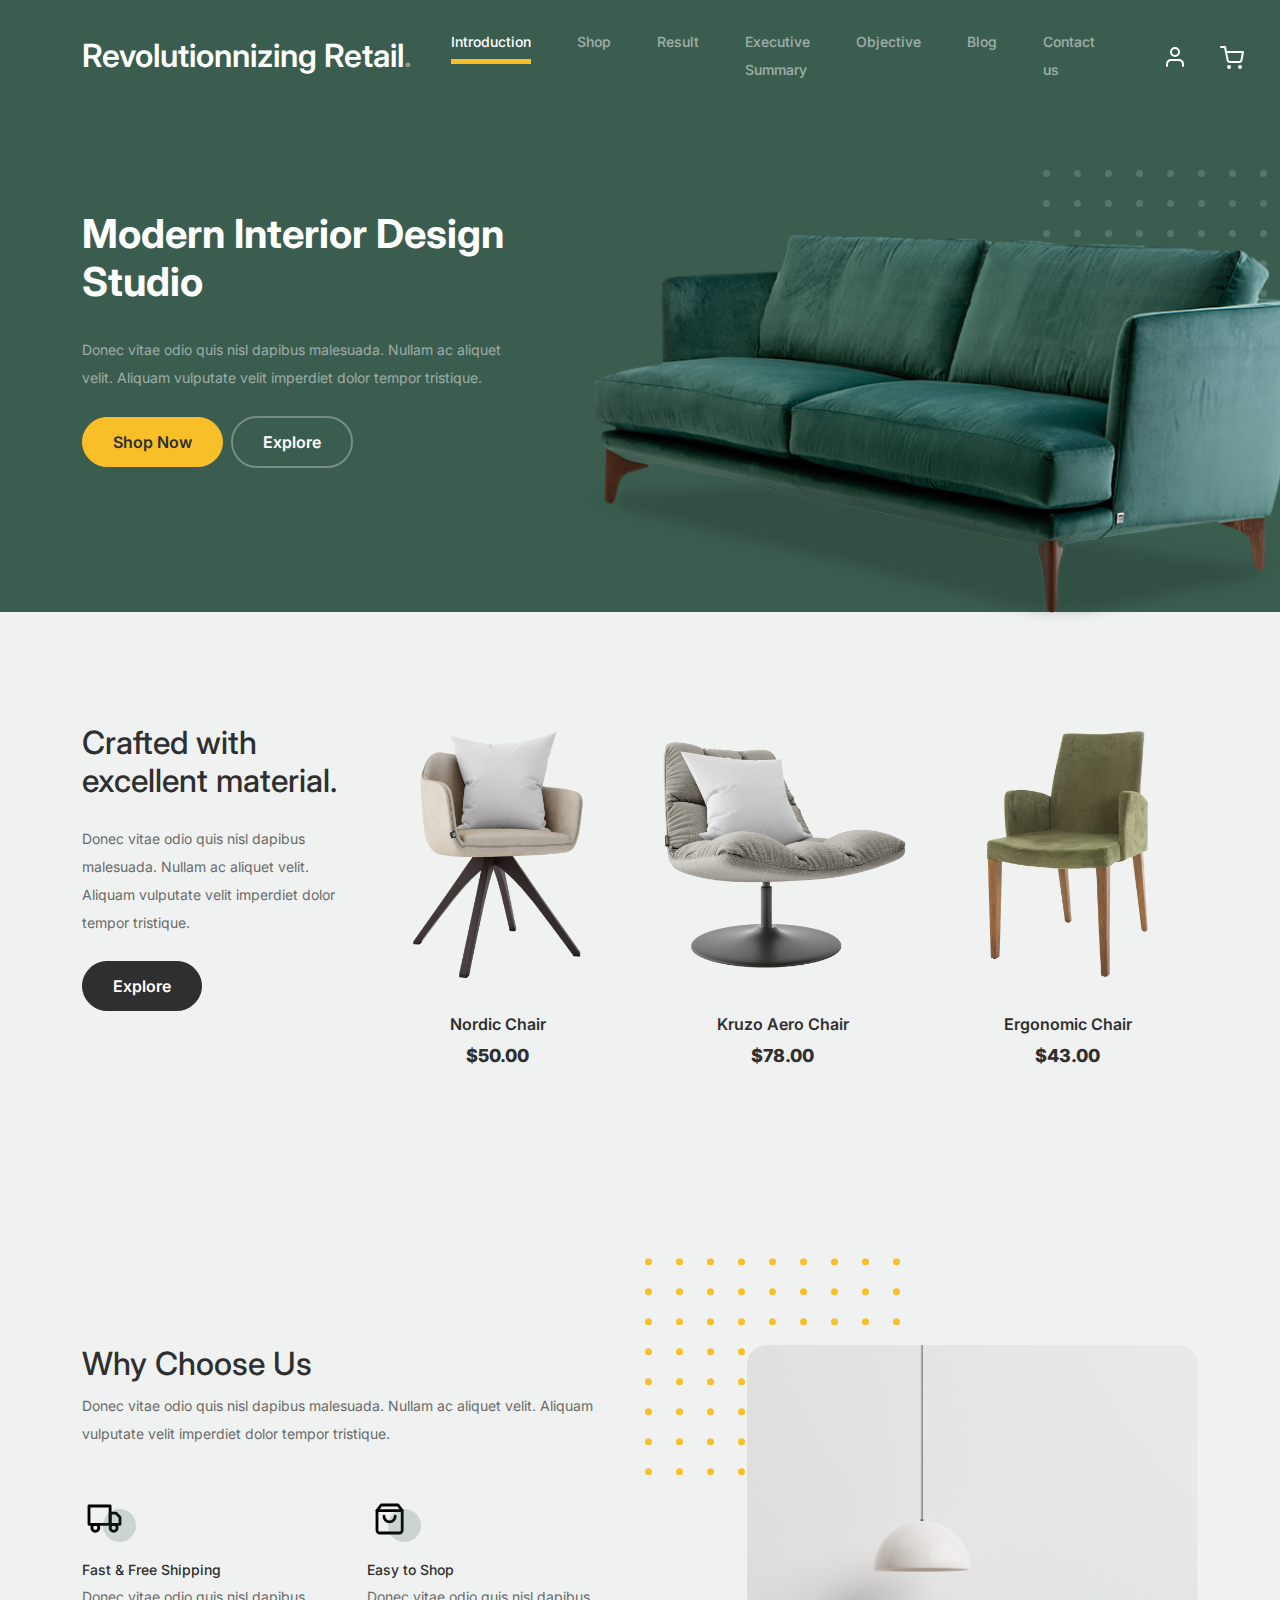
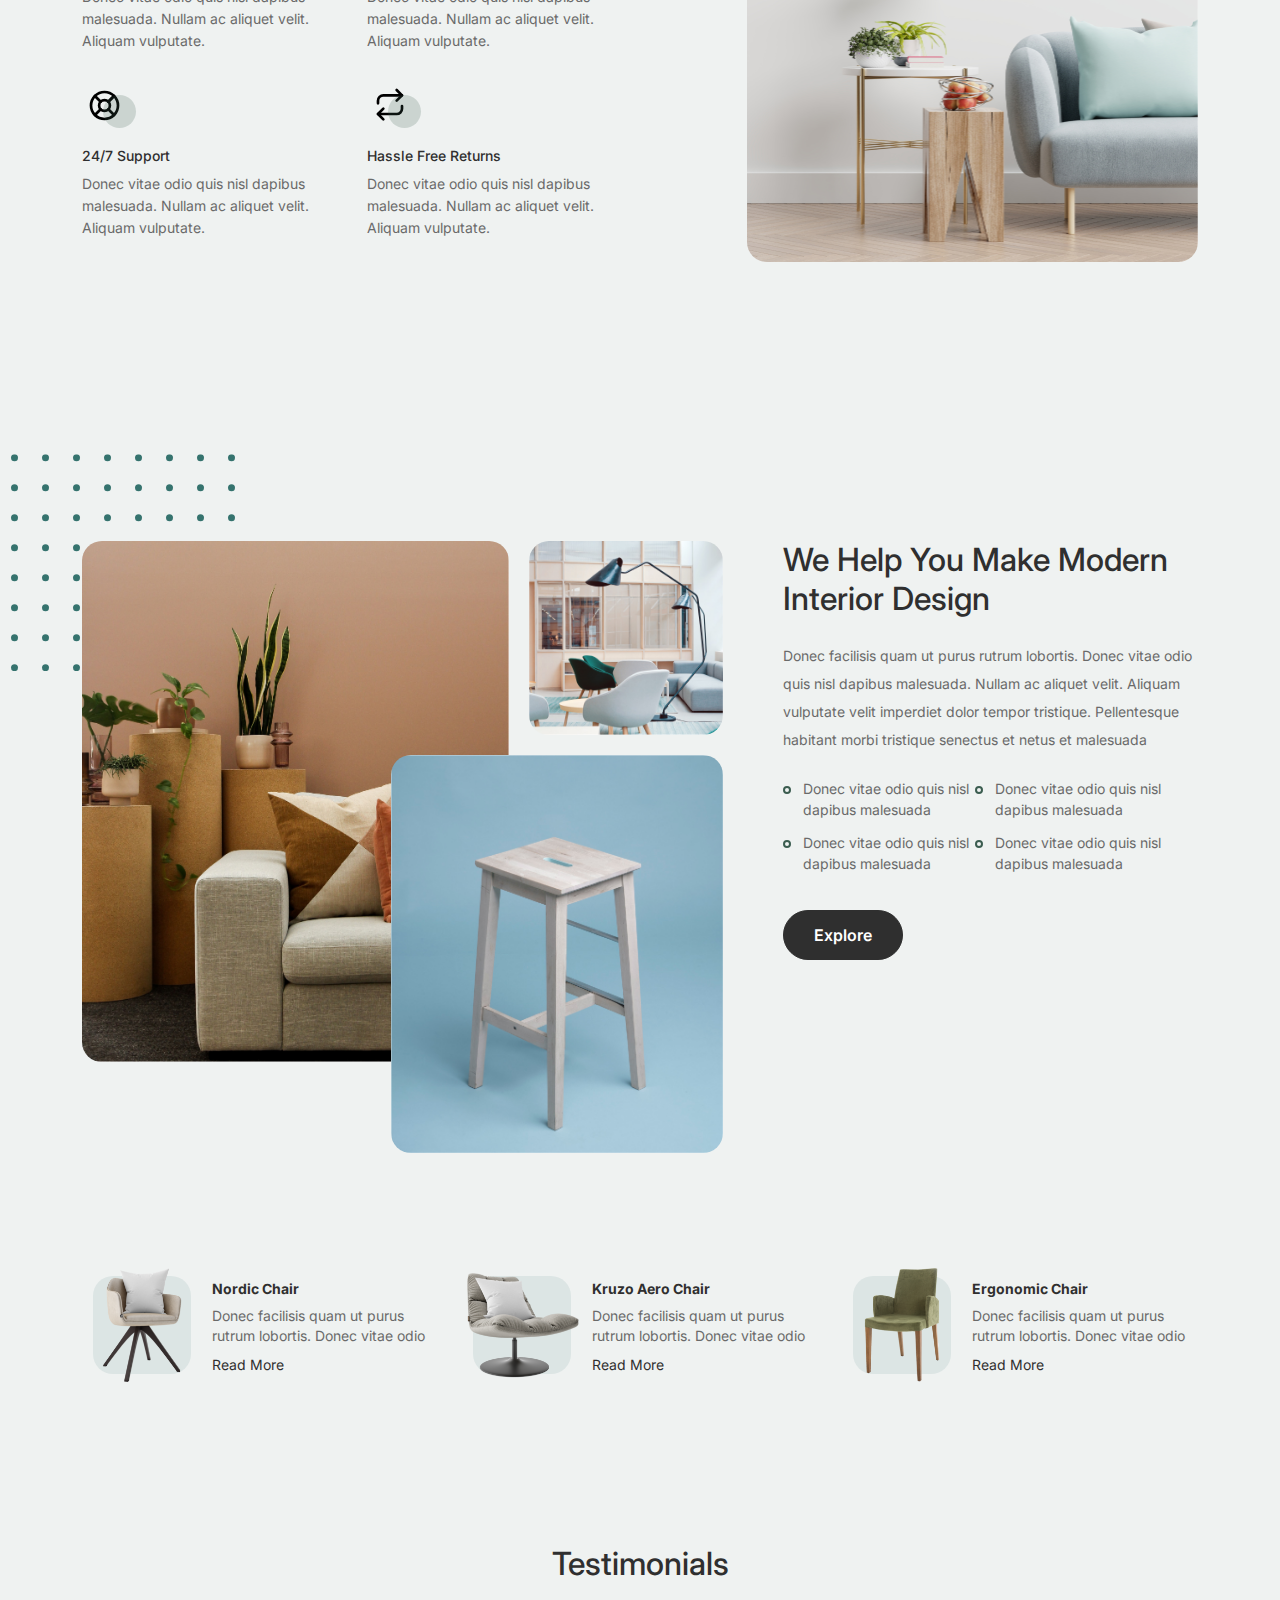
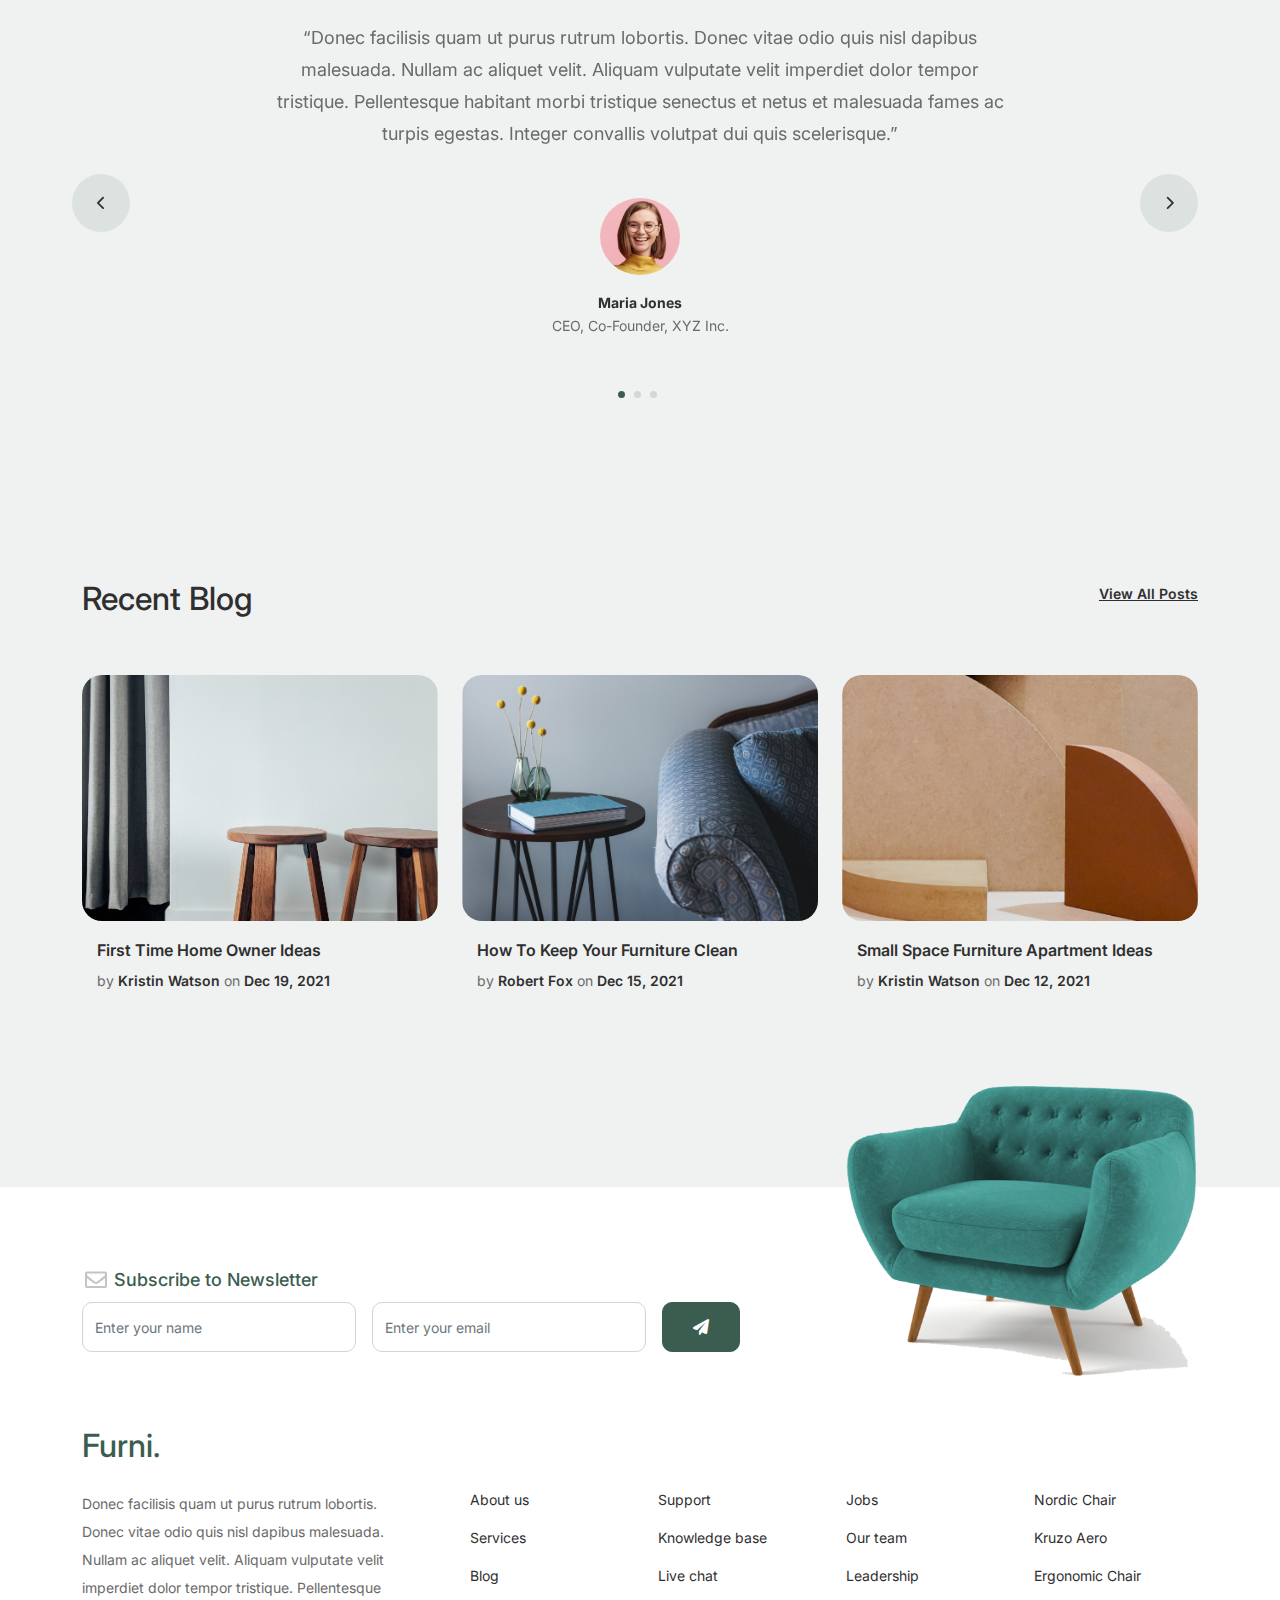
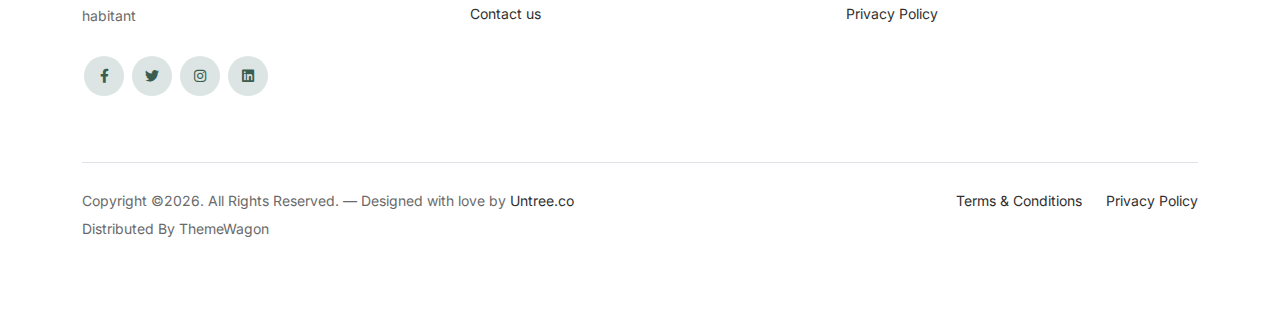
<file: index.html>
<!-- /*
* Bootstrap 5
* Template Name: Revolutionnizing Retail
* Template Author: Untree.co
* Template URI: https://untree.co/
* License: https://creativecommons.org/licenses/by/3.0/
*/ -->
<!doctype html>
<html lang="en">
<head>
  <meta charset="utf-8">
  <meta name="viewport" content="width=device-width, initial-scale=1, shrink-to-fit=no">
  <meta name="author" content="Untree.co">
  <link rel="shortcut icon" href="favicon.png">

  <meta name="description" content="" />
  <meta name="keywords" content="bootstrap, bootstrap4" />

		<!-- Bootstrap CSS -->
		<link href="css/bootstrap.min.css" rel="stylesheet">
		<link href="https://cdnjs.cloudflare.com/ajax/libs/font-awesome/6.0.0-beta3/css/all.min.css" rel="stylesheet">
		<link href="css/tiny-slider.css" rel="stylesheet">
		<link href="css/style.css" rel="stylesheet">
		<title> Revolutionnizing Retail Free Bootstrap 5 Template for Furniture and Interior Design Websites by Untree.co </title>
	</head>

	<body>

		<!-- Start Header/Navigation -->
		<nav class="custom-navbar navbar navbar navbar-expand-md navbar-dark bg-dark" arial-label="Furni navigation bar">

			<div class="container">
				<a class="navbar-brand" href="index.html">Revolutionnizing Retail<span>.</span></a>

				<button class="navbar-toggler" type="button" data-bs-toggle="collapse" data-bs-target="#navbarsFurni" aria-controls="navbarsFurni" aria-expanded="false" aria-label="Toggle navigation">
					<span class="navbar-toggler-icon"></span>
				</button>

				<div class="collapse navbar-collapse" id="navbarsFurni">
					<ul class="custom-navbar-nav navbar-nav ms-auto mb-2 mb-md-0">
						<li class="nav-item active">
							<a class="nav-link" href="index.html">Introduction</a>
						</li>
						<li><a class="nav-link" href="shop.html">Shop</a></li>
						<li><a class="nav-link" href="Result.html">Result</a></li>
						<li><a class="nav-link" href="about.html">Executive Summary</a></li>
						<li><a class="nav-link" href="services.html">Objective</a></li>
						<li><a class="nav-link" href="blog.html">Blog</a></li>
						<li><a class="nav-link" href="contact.html">Contact us</a></li>
					</ul>

					<ul class="custom-navbar-cta navbar-nav mb-2 mb-md-0 ms-5">
						<li><a class="nav-link" href="#"><img src="images/user.svg"></a></li>
						<li><a class="nav-link" href="cart.html"><img src="images/cart.svg"></a></li>
					</ul>
				</div>
			</div>
				
		</nav>
		<!-- End Header/Navigation -->

		<!-- Start Hero Section -->
			<div class="hero">
				<div class="container">
					<div class="row justify-content-between">
						<div class="col-lg-5">
							<div class="intro-excerpt">
								<h1>Modern Interior <span clsas="d-block">Design Studio</span></h1>
								<p class="mb-4">Donec vitae odio quis nisl dapibus malesuada. Nullam ac aliquet velit. Aliquam vulputate velit imperdiet dolor tempor tristique.</p>
								<p><a href="" class="btn btn-secondary me-2">Shop Now</a><a href="#" class="btn btn-white-outline">Explore</a></p>
							</div>
						</div>
						<div class="col-lg-7">
							<div class="hero-img-wrap">
								<img src="images/couch.png" class="img-fluid">
							</div>
						</div>
					</div>
				</div>
			</div>
		<!-- End Hero Section -->

		<!-- Start Product Section -->
		<div class="product-section">
			<div class="container">
				<div class="row">

					<!-- Start Column 1 -->
					<div class="col-md-12 col-lg-3 mb-5 mb-lg-0">
						<h2 class="mb-4 section-title">Crafted with excellent material.</h2>
						<p class="mb-4">Donec vitae odio quis nisl dapibus malesuada. Nullam ac aliquet velit. Aliquam vulputate velit imperdiet dolor tempor tristique. </p>
						<p><a href="shop.html" class="btn">Explore</a></p>
					</div> 
					<!-- End Column 1 -->

					<!-- Start Column 2 -->
					<div class="col-12 col-md-4 col-lg-3 mb-5 mb-md-0">
						<a class="product-item" href="cart.html">
							<img src="images/product-1.png" class="img-fluid product-thumbnail">
							<h3 class="product-title">Nordic Chair</h3>
							<strong class="product-price">$50.00</strong>

							<span class="icon-cross">
								<img src="images/cross.svg" class="img-fluid">
							</span>
						</a>
					</div> 
					<!-- End Column 2 -->

					<!-- Start Column 3 -->
					<div class="col-12 col-md-4 col-lg-3 mb-5 mb-md-0">
						<a class="product-item" href="cart.html">
							<img src="images/product-2.png" class="img-fluid product-thumbnail">
							<h3 class="product-title">Kruzo Aero Chair</h3>
							<strong class="product-price">$78.00</strong>

							<span class="icon-cross">
								<img src="images/cross.svg" class="img-fluid">
							</span>
						</a>
					</div>
					<!-- End Column 3 -->

					<!-- Start Column 4 -->
					<div class="col-12 col-md-4 col-lg-3 mb-5 mb-md-0">
						<a class="product-item" href="cart.html">
							<img src="images/product-3.png" class="img-fluid product-thumbnail">
							<h3 class="product-title">Ergonomic Chair</h3>
							<strong class="product-price">$43.00</strong>

							<span class="icon-cross">
								<img src="images/cross.svg" class="img-fluid">
							</span>
						</a>
					</div>
					<!-- End Column 4 -->

				</div>
			</div>
		</div>
		<!-- End Product Section -->

		<!-- Start Why Choose Us Section -->
		<div class="why-choose-section">
			<div class="container">
				<div class="row justify-content-between">
					<div class="col-lg-6">
						<h2 class="section-title">Why Choose Us</h2>
						<p>Donec vitae odio quis nisl dapibus malesuada. Nullam ac aliquet velit. Aliquam vulputate velit imperdiet dolor tempor tristique.</p>

						<div class="row my-5">
							<div class="col-6 col-md-6">
								<div class="feature">
									<div class="icon">
										<img src="images/truck.svg" alt="Image" class="imf-fluid">
									</div>
									<h3>Fast &amp; Free Shipping</h3>
									<p>Donec vitae odio quis nisl dapibus malesuada. Nullam ac aliquet velit. Aliquam vulputate.</p>
								</div>
							</div>

							<div class="col-6 col-md-6">
								<div class="feature">
									<div class="icon">
										<img src="images/bag.svg" alt="Image" class="imf-fluid">
									</div>
									<h3>Easy to Shop</h3>
									<p>Donec vitae odio quis nisl dapibus malesuada. Nullam ac aliquet velit. Aliquam vulputate.</p>
								</div>
							</div>

							<div class="col-6 col-md-6">
								<div class="feature">
									<div class="icon">
										<img src="images/support.svg" alt="Image" class="imf-fluid">
									</div>
									<h3>24/7 Support</h3>
									<p>Donec vitae odio quis nisl dapibus malesuada. Nullam ac aliquet velit. Aliquam vulputate.</p>
								</div>
							</div>

							<div class="col-6 col-md-6">
								<div class="feature">
									<div class="icon">
										<img src="images/return.svg" alt="Image" class="imf-fluid">
									</div>
									<h3>Hassle Free Returns</h3>
									<p>Donec vitae odio quis nisl dapibus malesuada. Nullam ac aliquet velit. Aliquam vulputate.</p>
								</div>
							</div>

						</div>
					</div>

					<div class="col-lg-5">
						<div class="img-wrap">
							<img src="images/why-choose-us-img.jpg" alt="Image" class="img-fluid">
						</div>
					</div>

				</div>
			</div>
		</div>
		<!-- End Why Choose Us Section -->

		<!-- Start We Help Section -->
		<div class="we-help-section">
			<div class="container">
				<div class="row justify-content-between">
					<div class="col-lg-7 mb-5 mb-lg-0">
						<div class="imgs-grid">
							<div class="grid grid-1"><img src="images/img-grid-1.jpg" alt="Untree.co"></div>
							<div class="grid grid-2"><img src="images/img-grid-2.jpg" alt="Untree.co"></div>
							<div class="grid grid-3"><img src="images/img-grid-3.jpg" alt="Untree.co"></div>
						</div>
					</div>
					<div class="col-lg-5 ps-lg-5">
						<h2 class="section-title mb-4">We Help You Make Modern Interior Design</h2>
						<p>Donec facilisis quam ut purus rutrum lobortis. Donec vitae odio quis nisl dapibus malesuada. Nullam ac aliquet velit. Aliquam vulputate velit imperdiet dolor tempor tristique. Pellentesque habitant morbi tristique senectus et netus et malesuada</p>

						<ul class="list-unstyled custom-list my-4">
							<li>Donec vitae odio quis nisl dapibus malesuada</li>
							<li>Donec vitae odio quis nisl dapibus malesuada</li>
							<li>Donec vitae odio quis nisl dapibus malesuada</li>
							<li>Donec vitae odio quis nisl dapibus malesuada</li>
						</ul>
						<p><a herf="#" class="btn">Explore</a></p>
					</div>
				</div>
			</div>
		</div>
		<!-- End We Help Section -->

		<!-- Start Popular Product -->
		<div class="popular-product">
			<div class="container">
				<div class="row">

					<div class="col-12 col-md-6 col-lg-4 mb-4 mb-lg-0">
						<div class="product-item-sm d-flex">
							<div class="thumbnail">
								<img src="images/product-1.png" alt="Image" class="img-fluid">
							</div>
							<div class="pt-3">
								<h3>Nordic Chair</h3>
								<p>Donec facilisis quam ut purus rutrum lobortis. Donec vitae odio </p>
								<p><a href="#">Read More</a></p>
							</div>
						</div>
					</div>

					<div class="col-12 col-md-6 col-lg-4 mb-4 mb-lg-0">
						<div class="product-item-sm d-flex">
							<div class="thumbnail">
								<img src="images/product-2.png" alt="Image" class="img-fluid">
							</div>
							<div class="pt-3">
								<h3>Kruzo Aero Chair</h3>
								<p>Donec facilisis quam ut purus rutrum lobortis. Donec vitae odio </p>
								<p><a href="#">Read More</a></p>
							</div>
						</div>
					</div>

					<div class="col-12 col-md-6 col-lg-4 mb-4 mb-lg-0">
						<div class="product-item-sm d-flex">
							<div class="thumbnail">
								<img src="images/product-3.png" alt="Image" class="img-fluid">
							</div>
							<div class="pt-3">
								<h3>Ergonomic Chair</h3>
								<p>Donec facilisis quam ut purus rutrum lobortis. Donec vitae odio </p>
								<p><a href="#">Read More</a></p>
							</div>
						</div>
					</div>

				</div>
			</div>
		</div>
		<!-- End Popular Product -->

		<!-- Start Testimonial Slider -->
		<div class="testimonial-section">
			<div class="container">
				<div class="row">
					<div class="col-lg-7 mx-auto text-center">
						<h2 class="section-title">Testimonials</h2>
					</div>
				</div>

				<div class="row justify-content-center">
					<div class="col-lg-12">
						<div class="testimonial-slider-wrap text-center">

							<div id="testimonial-nav">
								<span class="prev" data-controls="prev"><span class="fa fa-chevron-left"></span></span>
								<span class="next" data-controls="next"><span class="fa fa-chevron-right"></span></span>
							</div>

							<div class="testimonial-slider">
								
								<div class="item">
									<div class="row justify-content-center">
										<div class="col-lg-8 mx-auto">

											<div class="testimonial-block text-center">
												<blockquote class="mb-5">
													<p>&ldquo;Donec facilisis quam ut purus rutrum lobortis. Donec vitae odio quis nisl dapibus malesuada. Nullam ac aliquet velit. Aliquam vulputate velit imperdiet dolor tempor tristique. Pellentesque habitant morbi tristique senectus et netus et malesuada fames ac turpis egestas. Integer convallis volutpat dui quis scelerisque.&rdquo;</p>
												</blockquote>

												<div class="author-info">
													<div class="author-pic">
														<img src="images/person-1.png" alt="Maria Jones" class="img-fluid">
													</div>
													<h3 class="font-weight-bold">Maria Jones</h3>
													<span class="position d-block mb-3">CEO, Co-Founder, XYZ Inc.</span>
												</div>
											</div>

										</div>
									</div>
								</div> 
								<!-- END item -->

								<div class="item">
									<div class="row justify-content-center">
										<div class="col-lg-8 mx-auto">

											<div class="testimonial-block text-center">
												<blockquote class="mb-5">
													<p>&ldquo;Donec facilisis quam ut purus rutrum lobortis. Donec vitae odio quis nisl dapibus malesuada. Nullam ac aliquet velit. Aliquam vulputate velit imperdiet dolor tempor tristique. Pellentesque habitant morbi tristique senectus et netus et malesuada fames ac turpis egestas. Integer convallis volutpat dui quis scelerisque.&rdquo;</p>
												</blockquote>

												<div class="author-info">
													<div class="author-pic">
														<img src="images/person-1.png" alt="Maria Jones" class="img-fluid">
													</div>
													<h3 class="font-weight-bold">Maria Jones</h3>
													<span class="position d-block mb-3">CEO, Co-Founder, XYZ Inc.</span>
												</div>
											</div>

										</div>
									</div>
								</div> 
								<!-- END item -->

								<div class="item">
									<div class="row justify-content-center">
										<div class="col-lg-8 mx-auto">

											<div class="testimonial-block text-center">
												<blockquote class="mb-5">
													<p>&ldquo;Donec facilisis quam ut purus rutrum lobortis. Donec vitae odio quis nisl dapibus malesuada. Nullam ac aliquet velit. Aliquam vulputate velit imperdiet dolor tempor tristique. Pellentesque habitant morbi tristique senectus et netus et malesuada fames ac turpis egestas. Integer convallis volutpat dui quis scelerisque.&rdquo;</p>
												</blockquote>

												<div class="author-info">
													<div class="author-pic">
														<img src="images/person-1.png" alt="Maria Jones" class="img-fluid">
													</div>
													<h3 class="font-weight-bold">Maria Jones</h3>
													<span class="position d-block mb-3">CEO, Co-Founder, XYZ Inc.</span>
												</div>
											</div>

										</div>
									</div>
								</div> 
								<!-- END item -->

							</div>

						</div>
					</div>
				</div>
			</div>
		</div>
		<!-- End Testimonial Slider -->

		<!-- Start Blog Section -->
		<div class="blog-section">
			<div class="container">
				<div class="row mb-5">
					<div class="col-md-6">
						<h2 class="section-title">Recent Blog</h2>
					</div>
					<div class="col-md-6 text-start text-md-end">
						<a href="#" class="more">View All Posts</a>
					</div>
				</div>

				<div class="row">

					<div class="col-12 col-sm-6 col-md-4 mb-4 mb-md-0">
						<div class="post-entry">
							<a href="#" class="post-thumbnail"><img src="images/post-1.jpg" alt="Image" class="img-fluid"></a>
							<div class="post-content-entry">
								<h3><a href="#">First Time Home Owner Ideas</a></h3>
								<div class="meta">
									<span>by <a href="#">Kristin Watson</a></span> <span>on <a href="#">Dec 19, 2021</a></span>
								</div>
							</div>
						</div>
					</div>

					<div class="col-12 col-sm-6 col-md-4 mb-4 mb-md-0">
						<div class="post-entry">
							<a href="#" class="post-thumbnail"><img src="images/post-2.jpg" alt="Image" class="img-fluid"></a>
							<div class="post-content-entry">
								<h3><a href="#">How To Keep Your Furniture Clean</a></h3>
								<div class="meta">
									<span>by <a href="#">Robert Fox</a></span> <span>on <a href="#">Dec 15, 2021</a></span>
								</div>
							</div>
						</div>
					</div>

					<div class="col-12 col-sm-6 col-md-4 mb-4 mb-md-0">
						<div class="post-entry">
							<a href="#" class="post-thumbnail"><img src="images/post-3.jpg" alt="Image" class="img-fluid"></a>
							<div class="post-content-entry">
								<h3><a href="#">Small Space Furniture Apartment Ideas</a></h3>
								<div class="meta">
									<span>by <a href="#">Kristin Watson</a></span> <span>on <a href="#">Dec 12, 2021</a></span>
								</div>
							</div>
						</div>
					</div>

				</div>
			</div>
		</div>
		<!-- End Blog Section -->	

		<!-- Start Footer Section -->
		<footer class="footer-section">
			<div class="container relative">

				<div class="sofa-img">
					<img src="images/sofa.png" alt="Image" class="img-fluid">
				</div>

				<div class="row">
					<div class="col-lg-8">
						<div class="subscription-form">
							<h3 class="d-flex align-items-center"><span class="me-1"><img src="images/envelope-outline.svg" alt="Image" class="img-fluid"></span><span>Subscribe to Newsletter</span></h3>

							<form action="#" class="row g-3">
								<div class="col-auto">
									<input type="text" class="form-control" placeholder="Enter your name">
								</div>
								<div class="col-auto">
									<input type="email" class="form-control" placeholder="Enter your email">
								</div>
								<div class="col-auto">
									<button class="btn btn-primary">
										<span class="fa fa-paper-plane"></span>
									</button>
								</div>
							</form>

						</div>
					</div>
				</div>

				<div class="row g-5 mb-5">
					<div class="col-lg-4">
						<div class="mb-4 footer-logo-wrap"><a href="#" class="footer-logo">Furni<span>.</span></a></div>
						<p class="mb-4">Donec facilisis quam ut purus rutrum lobortis. Donec vitae odio quis nisl dapibus malesuada. Nullam ac aliquet velit. Aliquam vulputate velit imperdiet dolor tempor tristique. Pellentesque habitant</p>

						<ul class="list-unstyled custom-social">
							<li><a href="#"><span class="fa fa-brands fa-facebook-f"></span></a></li>
							<li><a href="#"><span class="fa fa-brands fa-twitter"></span></a></li>
							<li><a href="#"><span class="fa fa-brands fa-instagram"></span></a></li>
							<li><a href="#"><span class="fa fa-brands fa-linkedin"></span></a></li>
						</ul>
					</div>

					<div class="col-lg-8">
						<div class="row links-wrap">
							<div class="col-6 col-sm-6 col-md-3">
								<ul class="list-unstyled">
									<li><a href="#">About us</a></li>
									<li><a href="#">Services</a></li>
									<li><a href="#">Blog</a></li>
									<li><a href="#">Contact us</a></li>
								</ul>
							</div>

							<div class="col-6 col-sm-6 col-md-3">
								<ul class="list-unstyled">
									<li><a href="#">Support</a></li>
									<li><a href="#">Knowledge base</a></li>
									<li><a href="#">Live chat</a></li>
								</ul>
							</div>

							<div class="col-6 col-sm-6 col-md-3">
								<ul class="list-unstyled">
									<li><a href="#">Jobs</a></li>
									<li><a href="#">Our team</a></li>
									<li><a href="#">Leadership</a></li>
									<li><a href="#">Privacy Policy</a></li>
								</ul>
							</div>

							<div class="col-6 col-sm-6 col-md-3">
								<ul class="list-unstyled">
									<li><a href="#">Nordic Chair</a></li>
									<li><a href="#">Kruzo Aero</a></li>
									<li><a href="#">Ergonomic Chair</a></li>
								</ul>
							</div>
						</div>
					</div>

				</div>

				<div class="border-top copyright">
					<div class="row pt-4">
						<div class="col-lg-6">
							<p class="mb-2 text-center text-lg-start">Copyright &copy;<script>document.write(new Date().getFullYear());</script>. All Rights Reserved. &mdash; Designed with love by <a href="https://untree.co">Untree.co</a> Distributed By <a hreff="https://themewagon.com">ThemeWagon</a>  <!-- License information: https://untree.co/license/ -->
            </p>
						</div>

						<div class="col-lg-6 text-center text-lg-end">
							<ul class="list-unstyled d-inline-flex ms-auto">
								<li class="me-4"><a href="#">Terms &amp; Conditions</a></li>
								<li><a href="#">Privacy Policy</a></li>
							</ul>
						</div>

					</div>
				</div>

			</div>
		</footer>
		<!-- End Footer Section -->	


		<script src="js/bootstrap.bundle.min.js"></script>
		<script src="js/tiny-slider.js"></script>
		<script src="js/custom.js"></script>
	</body>

</html>
</file>
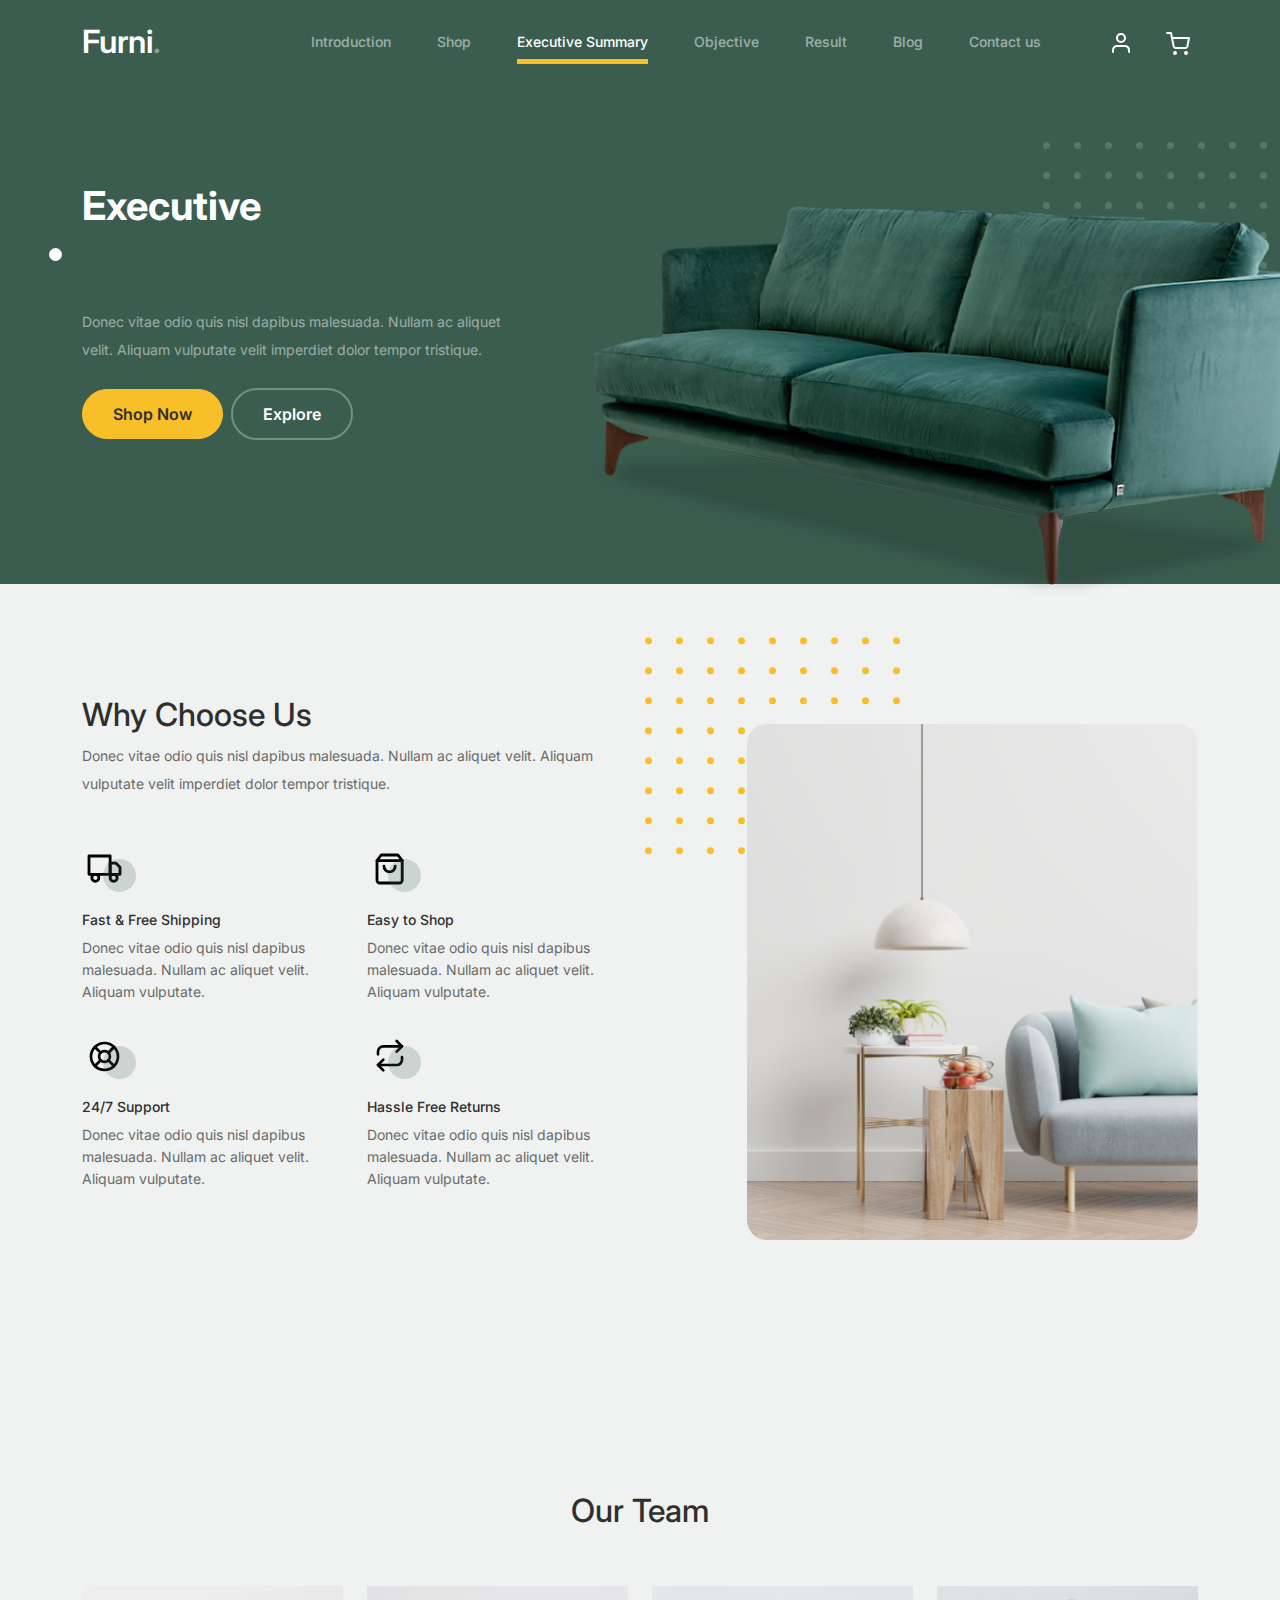
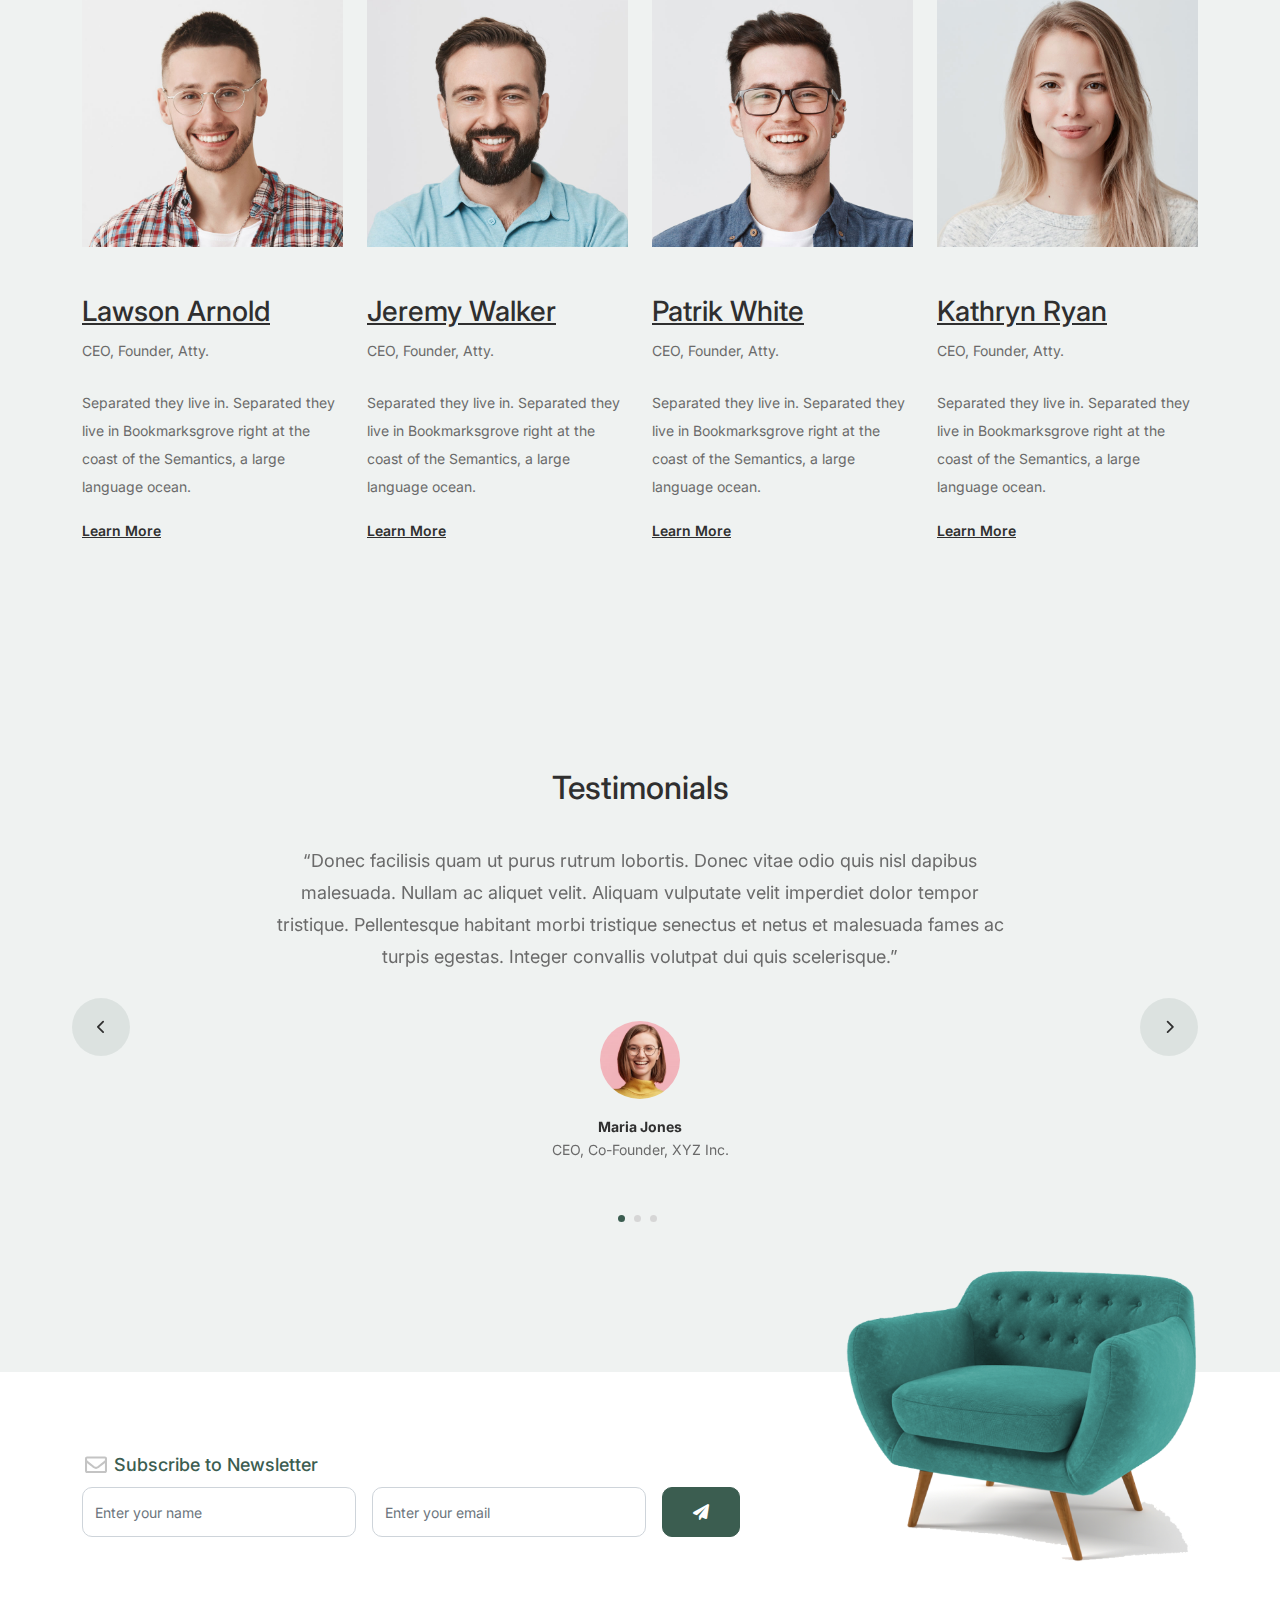
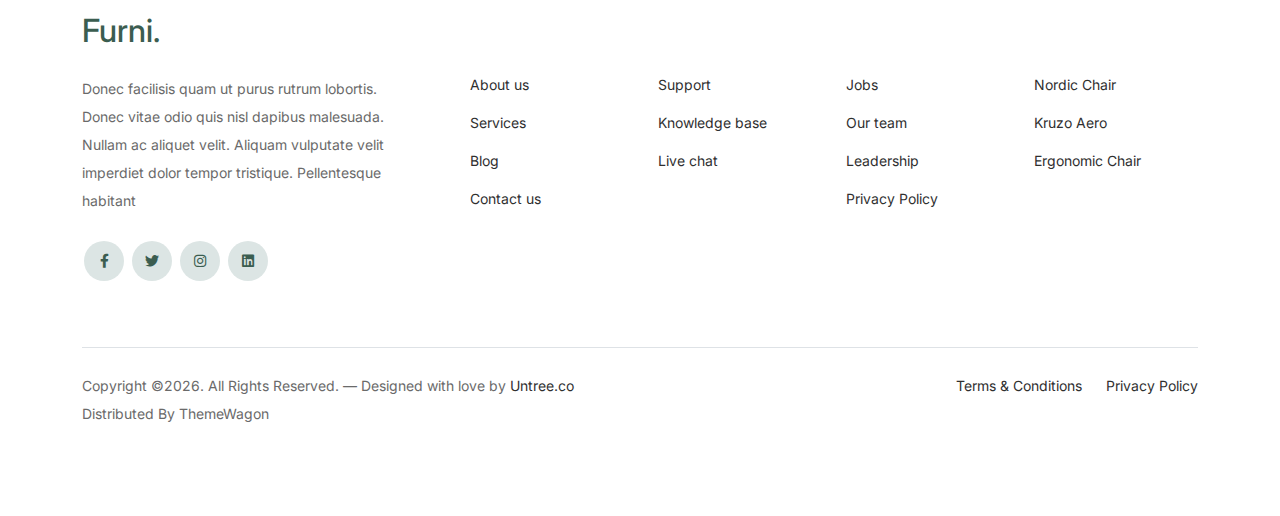
<file: about.html>
<!-- /*
* Bootstrap 5
* Template Name: Furni
* Template Author: Untree.co
* Template URI: https://untree.co/
* License: https://creativecommons.org/licenses/by/3.0/
*/ -->
<!doctype html>
<html lang="en">
<head>
  <meta charset="utf-8">
  <meta name="viewport" content="width=device-width, initial-scale=1, shrink-to-fit=no">
  <meta name="author" content="Untree.co">
  <link rel="shortcut icon" href="favicon.png">

  <meta name="description" content="" />
  <meta name="keywords" content="bootstrap, bootstrap4" />

		<!-- Bootstrap CSS -->
		<link href="css/bootstrap.min.css" rel="stylesheet">
		<link href="https://cdnjs.cloudflare.com/ajax/libs/font-awesome/6.0.0-beta3/css/all.min.css" rel="stylesheet">
		<link href="css/tiny-slider.css" rel="stylesheet">
		<link href="css/style.css" rel="stylesheet">
		<title>Furni Free Bootstrap 5 Template for Furniture and Interior Design Websites by Untree.co </title>
	</head>

	<body>

		<!-- Start Header/Navigation -->
		<nav class="custom-navbar navbar navbar navbar-expand-md navbar-dark bg-dark" arial-label="Furni navigation bar">

			<div class="container">
				<a class="navbar-brand" href="index.html">Furni<span>.</span></a>

				<button class="navbar-toggler" type="button" data-bs-toggle="collapse" data-bs-target="#navbarsFurni" aria-controls="navbarsFurni" aria-expanded="false" aria-label="Toggle navigation">
					<span class="navbar-toggler-icon"></span>
				</button>

				<div class="collapse navbar-collapse" id="navbarsFurni">
					<ul class="custom-navbar-nav navbar-nav ms-auto mb-2 mb-md-0">
						<li class="nav-item ">
							<a class="nav-link" href="index.html">Introduction</a>
						</li>
						<li><a class="nav-link" href="shop.html">Shop</a></li>
						<li class="active"><a class="nav-link" href="about.html">Executive Summary</a></li>
						<li><a class="nav-link" href="services.html">Objective</a></li>
						<li><a class="nav-link" href="Result.html">Result</a></li>
						<li><a class="nav-link" href="blog.html">Blog</a></li>
						<li><a class="nav-link" href="contact.html">Contact us</a></li>
					</ul>

					<ul class="custom-navbar-cta navbar-nav mb-2 mb-md-0 ms-5">
						<li><a class="nav-link" href="#"><img src="images/user.svg"></a></li>
						<li><a class="nav-link" href="cart.html"><img src="images/cart.svg"></a></li>
					</ul>
				</div>
			</div>
				
		</nav>
		<!-- End Header/Navigation -->

		<!-- Start Hero Section -->
			<div class="hero">
				<div class="container">
					<div class="row justify-content-between">
						<div class="col-lg-5">
							<div class="intro-excerpt">
								<h1>Executive <Summary></Summary></h1>
								<p class="mb-4">Donec vitae odio quis nisl dapibus malesuada. Nullam ac aliquet velit. Aliquam vulputate velit imperdiet dolor tempor tristique.</p>
								<p><a href="" class="btn btn-secondary me-2">Shop Now</a><a href="#" class="btn btn-white-outline">Explore</a></p>
							</div>
						</div>
						<div class="col-lg-7">
							<div class="hero-img-wrap">
								<img src="images/couch.png" class="img-fluid">
							</div>
						</div>
					</div>
				</div>
			</div>
		<!-- End Hero Section -->

		

		<!-- Start Why Choose Us Section -->
		<div class="why-choose-section">
			<div class="container">
				<div class="row justify-content-between align-items-center">
					<div class="col-lg-6">
						<h2 class="section-title">Why Choose Us</h2>
						<p>Donec vitae odio quis nisl dapibus malesuada. Nullam ac aliquet velit. Aliquam vulputate velit imperdiet dolor tempor tristique.</p>

						<div class="row my-5">
							<div class="col-6 col-md-6">
								<div class="feature">
									<div class="icon">
										<img src="images/truck.svg" alt="Image" class="imf-fluid">
									</div>
									<h3>Fast &amp; Free Shipping</h3>
									<p>Donec vitae odio quis nisl dapibus malesuada. Nullam ac aliquet velit. Aliquam vulputate.</p>
								</div>
							</div>

							<div class="col-6 col-md-6">
								<div class="feature">
									<div class="icon">
										<img src="images/bag.svg" alt="Image" class="imf-fluid">
									</div>
									<h3>Easy to Shop</h3>
									<p>Donec vitae odio quis nisl dapibus malesuada. Nullam ac aliquet velit. Aliquam vulputate.</p>
								</div>
							</div>

							<div class="col-6 col-md-6">
								<div class="feature">
									<div class="icon">
										<img src="images/support.svg" alt="Image" class="imf-fluid">
									</div>
									<h3>24/7 Support</h3>
									<p>Donec vitae odio quis nisl dapibus malesuada. Nullam ac aliquet velit. Aliquam vulputate.</p>
								</div>
							</div>

							<div class="col-6 col-md-6">
								<div class="feature">
									<div class="icon">
										<img src="images/return.svg" alt="Image" class="imf-fluid">
									</div>
									<h3>Hassle Free Returns</h3>
									<p>Donec vitae odio quis nisl dapibus malesuada. Nullam ac aliquet velit. Aliquam vulputate.</p>
								</div>
							</div>

						</div>
					</div>

					<div class="col-lg-5">
						<div class="img-wrap">
							<img src="images/why-choose-us-img.jpg" alt="Image" class="img-fluid">
						</div>
					</div>

				</div>
			</div>
		</div>
		<!-- End Why Choose Us Section -->

		<!-- Start Team Section -->
		<div class="untree_co-section">
			<div class="container">

				<div class="row mb-5">
					<div class="col-lg-5 mx-auto text-center">
						<h2 class="section-title">Our Team</h2>
					</div>
				</div>

				<div class="row">

					<!-- Start Column 1 -->
					<div class="col-12 col-md-6 col-lg-3 mb-5 mb-md-0">
						<img src="images/person_1.jpg" class="img-fluid mb-5">
						<h3 clas><a href="#"><span class="">Lawson</span> Arnold</a></h3>
            <span class="d-block position mb-4">CEO, Founder, Atty.</span>
            <p>Separated they live in.
            Separated they live in Bookmarksgrove right at the coast of the Semantics, a large language ocean.</p>
            <p class="mb-0"><a href="#" class="more dark">Learn More <span class="icon-arrow_forward"></span></a></p>
					</div> 
					<!-- End Column 1 -->

					<!-- Start Column 2 -->
					<div class="col-12 col-md-6 col-lg-3 mb-5 mb-md-0">
						<img src="images/person_2.jpg" class="img-fluid mb-5">

						<h3 clas><a href="#"><span class="">Jeremy</span> Walker</a></h3>
            <span class="d-block position mb-4">CEO, Founder, Atty.</span>
            <p>Separated they live in.
            Separated they live in Bookmarksgrove right at the coast of the Semantics, a large language ocean.</p>
            <p class="mb-0"><a href="#" class="more dark">Learn More <span class="icon-arrow_forward"></span></a></p>

					</div> 
					<!-- End Column 2 -->

					<!-- Start Column 3 -->
					<div class="col-12 col-md-6 col-lg-3 mb-5 mb-md-0">
						<img src="images/person_3.jpg" class="img-fluid mb-5">
						<h3 clas><a href="#"><span class="">Patrik</span> White</a></h3>
            <span class="d-block position mb-4">CEO, Founder, Atty.</span>
            <p>Separated they live in.
            Separated they live in Bookmarksgrove right at the coast of the Semantics, a large language ocean.</p>
            <p class="mb-0"><a href="#" class="more dark">Learn More <span class="icon-arrow_forward"></span></a></p>
					</div> 
					<!-- End Column 3 -->

					<!-- Start Column 4 -->
					<div class="col-12 col-md-6 col-lg-3 mb-5 mb-md-0">
						<img src="images/person_4.jpg" class="img-fluid mb-5">

						<h3 clas><a href="#"><span class="">Kathryn</span> Ryan</a></h3>
            <span class="d-block position mb-4">CEO, Founder, Atty.</span>
            <p>Separated they live in.
            Separated they live in Bookmarksgrove right at the coast of the Semantics, a large language ocean.</p>
            <p class="mb-0"><a href="#" class="more dark">Learn More <span class="icon-arrow_forward"></span></a></p>

          
					</div> 
					<!-- End Column 4 -->

					

				</div>
			</div>
		</div>
		<!-- End Team Section -->

		

		<!-- Start Testimonial Slider -->
		<div class="testimonial-section before-footer-section">
			<div class="container">
				<div class="row">
					<div class="col-lg-7 mx-auto text-center">
						<h2 class="section-title">Testimonials</h2>
					</div>
				</div>

				<div class="row justify-content-center">
					<div class="col-lg-12">
						<div class="testimonial-slider-wrap text-center">

							<div id="testimonial-nav">
								<span class="prev" data-controls="prev"><span class="fa fa-chevron-left"></span></span>
								<span class="next" data-controls="next"><span class="fa fa-chevron-right"></span></span>
							</div>

							<div class="testimonial-slider">
								
								<div class="item">
									<div class="row justify-content-center">
										<div class="col-lg-8 mx-auto">

											<div class="testimonial-block text-center">
												<blockquote class="mb-5">
													<p>&ldquo;Donec facilisis quam ut purus rutrum lobortis. Donec vitae odio quis nisl dapibus malesuada. Nullam ac aliquet velit. Aliquam vulputate velit imperdiet dolor tempor tristique. Pellentesque habitant morbi tristique senectus et netus et malesuada fames ac turpis egestas. Integer convallis volutpat dui quis scelerisque.&rdquo;</p>
												</blockquote>

												<div class="author-info">
													<div class="author-pic">
														<img src="images/person-1.png" alt="Maria Jones" class="img-fluid">
													</div>
													<h3 class="font-weight-bold">Maria Jones</h3>
													<span class="position d-block mb-3">CEO, Co-Founder, XYZ Inc.</span>
												</div>
											</div>

										</div>
									</div>
								</div> 
								<!-- END item -->

								<div class="item">
									<div class="row justify-content-center">
										<div class="col-lg-8 mx-auto">

											<div class="testimonial-block text-center">
												<blockquote class="mb-5">
													<p>&ldquo;Donec facilisis quam ut purus rutrum lobortis. Donec vitae odio quis nisl dapibus malesuada. Nullam ac aliquet velit. Aliquam vulputate velit imperdiet dolor tempor tristique. Pellentesque habitant morbi tristique senectus et netus et malesuada fames ac turpis egestas. Integer convallis volutpat dui quis scelerisque.&rdquo;</p>
												</blockquote>

												<div class="author-info">
													<div class="author-pic">
														<img src="images/person-1.png" alt="Maria Jones" class="img-fluid">
													</div>
													<h3 class="font-weight-bold">Maria Jones</h3>
													<span class="position d-block mb-3">CEO, Co-Founder, XYZ Inc.</span>
												</div>
											</div>

										</div>
									</div>
								</div> 
								<!-- END item -->

								<div class="item">
									<div class="row justify-content-center">
										<div class="col-lg-8 mx-auto">

											<div class="testimonial-block text-center">
												<blockquote class="mb-5">
													<p>&ldquo;Donec facilisis quam ut purus rutrum lobortis. Donec vitae odio quis nisl dapibus malesuada. Nullam ac aliquet velit. Aliquam vulputate velit imperdiet dolor tempor tristique. Pellentesque habitant morbi tristique senectus et netus et malesuada fames ac turpis egestas. Integer convallis volutpat dui quis scelerisque.&rdquo;</p>
												</blockquote>

												<div class="author-info">
													<div class="author-pic">
														<img src="images/person-1.png" alt="Maria Jones" class="img-fluid">
													</div>
													<h3 class="font-weight-bold">Maria Jones</h3>
													<span class="position d-block mb-3">CEO, Co-Founder, XYZ Inc.</span>
												</div>
											</div>

										</div>
									</div>
								</div> 
								<!-- END item -->

							</div>

						</div>
					</div>
				</div>
			</div>
		</div>
		<!-- End Testimonial Slider -->

		

		<!-- Start Footer Section -->
		<footer class="footer-section">
			<div class="container relative">

				<div class="sofa-img">
					<img src="images/sofa.png" alt="Image" class="img-fluid">
				</div>

				<div class="row">
					<div class="col-lg-8">
						<div class="subscription-form">
							<h3 class="d-flex align-items-center"><span class="me-1"><img src="images/envelope-outline.svg" alt="Image" class="img-fluid"></span><span>Subscribe to Newsletter</span></h3>

							<form action="#" class="row g-3">
								<div class="col-auto">
									<input type="text" class="form-control" placeholder="Enter your name">
								</div>
								<div class="col-auto">
									<input type="email" class="form-control" placeholder="Enter your email">
								</div>
								<div class="col-auto">
									<button class="btn btn-primary">
										<span class="fa fa-paper-plane"></span>
									</button>
								</div>
							</form>

						</div>
					</div>
				</div>

				<div class="row g-5 mb-5">
					<div class="col-lg-4">
						<div class="mb-4 footer-logo-wrap"><a href="#" class="footer-logo">Furni<span>.</span></a></div>
						<p class="mb-4">Donec facilisis quam ut purus rutrum lobortis. Donec vitae odio quis nisl dapibus malesuada. Nullam ac aliquet velit. Aliquam vulputate velit imperdiet dolor tempor tristique. Pellentesque habitant</p>

						<ul class="list-unstyled custom-social">
							<li><a href="#"><span class="fa fa-brands fa-facebook-f"></span></a></li>
							<li><a href="#"><span class="fa fa-brands fa-twitter"></span></a></li>
							<li><a href="#"><span class="fa fa-brands fa-instagram"></span></a></li>
							<li><a href="#"><span class="fa fa-brands fa-linkedin"></span></a></li>
						</ul>
					</div>

					<div class="col-lg-8">
						<div class="row links-wrap">
							<div class="col-6 col-sm-6 col-md-3">
								<ul class="list-unstyled">
									<li><a href="#">About us</a></li>
									<li><a href="#">Services</a></li>
									<li><a href="#">Blog</a></li>
									<li><a href="#">Contact us</a></li>
								</ul>
							</div>

							<div class="col-6 col-sm-6 col-md-3">
								<ul class="list-unstyled">
									<li><a href="#">Support</a></li>
									<li><a href="#">Knowledge base</a></li>
									<li><a href="#">Live chat</a></li>
								</ul>
							</div>

							<div class="col-6 col-sm-6 col-md-3">
								<ul class="list-unstyled">
									<li><a href="#">Jobs</a></li>
									<li><a href="#">Our team</a></li>
									<li><a href="#">Leadership</a></li>
									<li><a href="#">Privacy Policy</a></li>
								</ul>
							</div>

							<div class="col-6 col-sm-6 col-md-3">
								<ul class="list-unstyled">
									<li><a href="#">Nordic Chair</a></li>
									<li><a href="#">Kruzo Aero</a></li>
									<li><a href="#">Ergonomic Chair</a></li>
								</ul>
							</div>
						</div>
					</div>

				</div>

				<div class="border-top copyright">
					<div class="row pt-4">
						<div class="col-lg-6">
							<p class="mb-2 text-center text-lg-start">Copyright &copy;<script>document.write(new Date().getFullYear());</script>. All Rights Reserved. &mdash; Designed with love by <a href="https://untree.co">Untree.co</a> Distributed By <a hreff="https://themewagon.com">ThemeWagon</a>  <!-- License information: https://untree.co/license/ -->
            </p>
						</div>

						<div class="col-lg-6 text-center text-lg-end">
							<ul class="list-unstyled d-inline-flex ms-auto">
								<li class="me-4"><a href="#">Terms &amp; Conditions</a></li>
								<li><a href="#">Privacy Policy</a></li>
							</ul>
						</div>

					</div>
				</div>

			</div>
		</footer>
		<!-- End Footer Section -->	


		<script src="js/bootstrap.bundle.min.js"></script>
		<script src="js/tiny-slider.js"></script>
		<script src="js/custom.js"></script>
	</body>

</html>
</file>
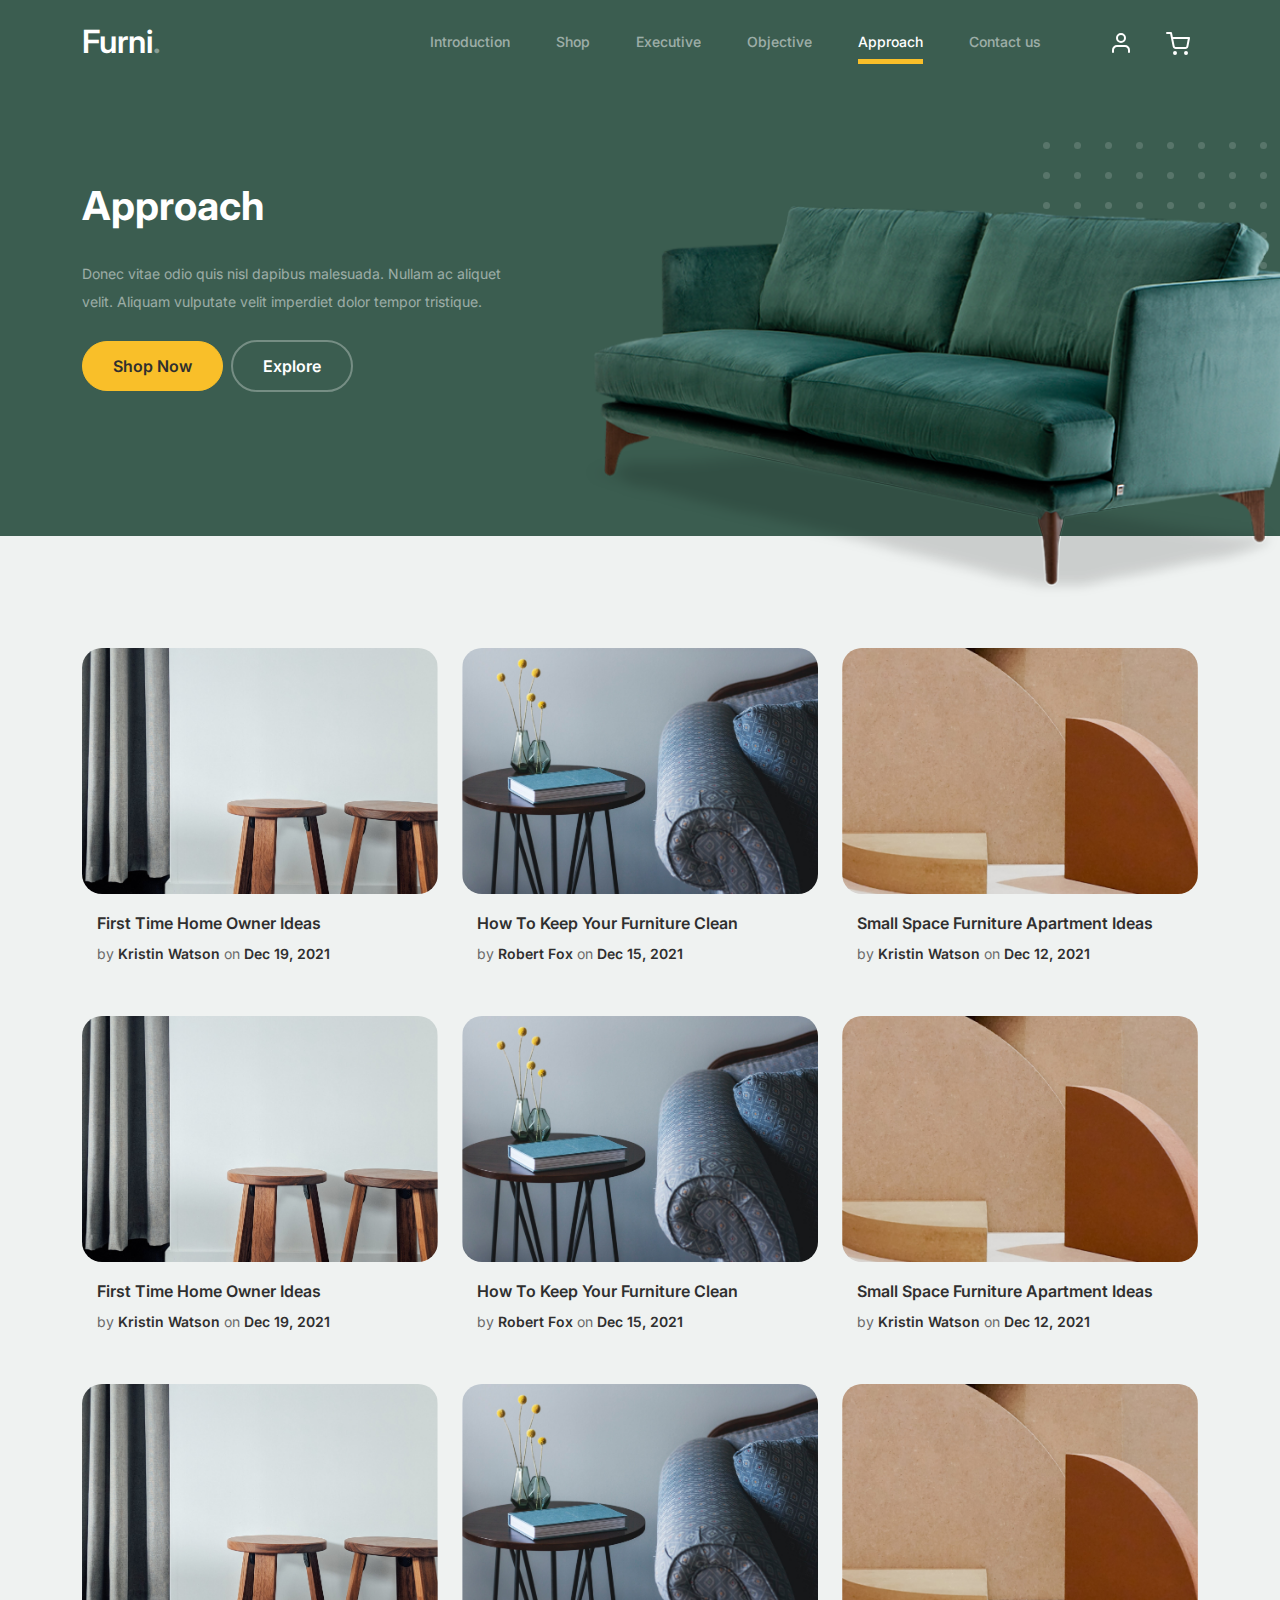
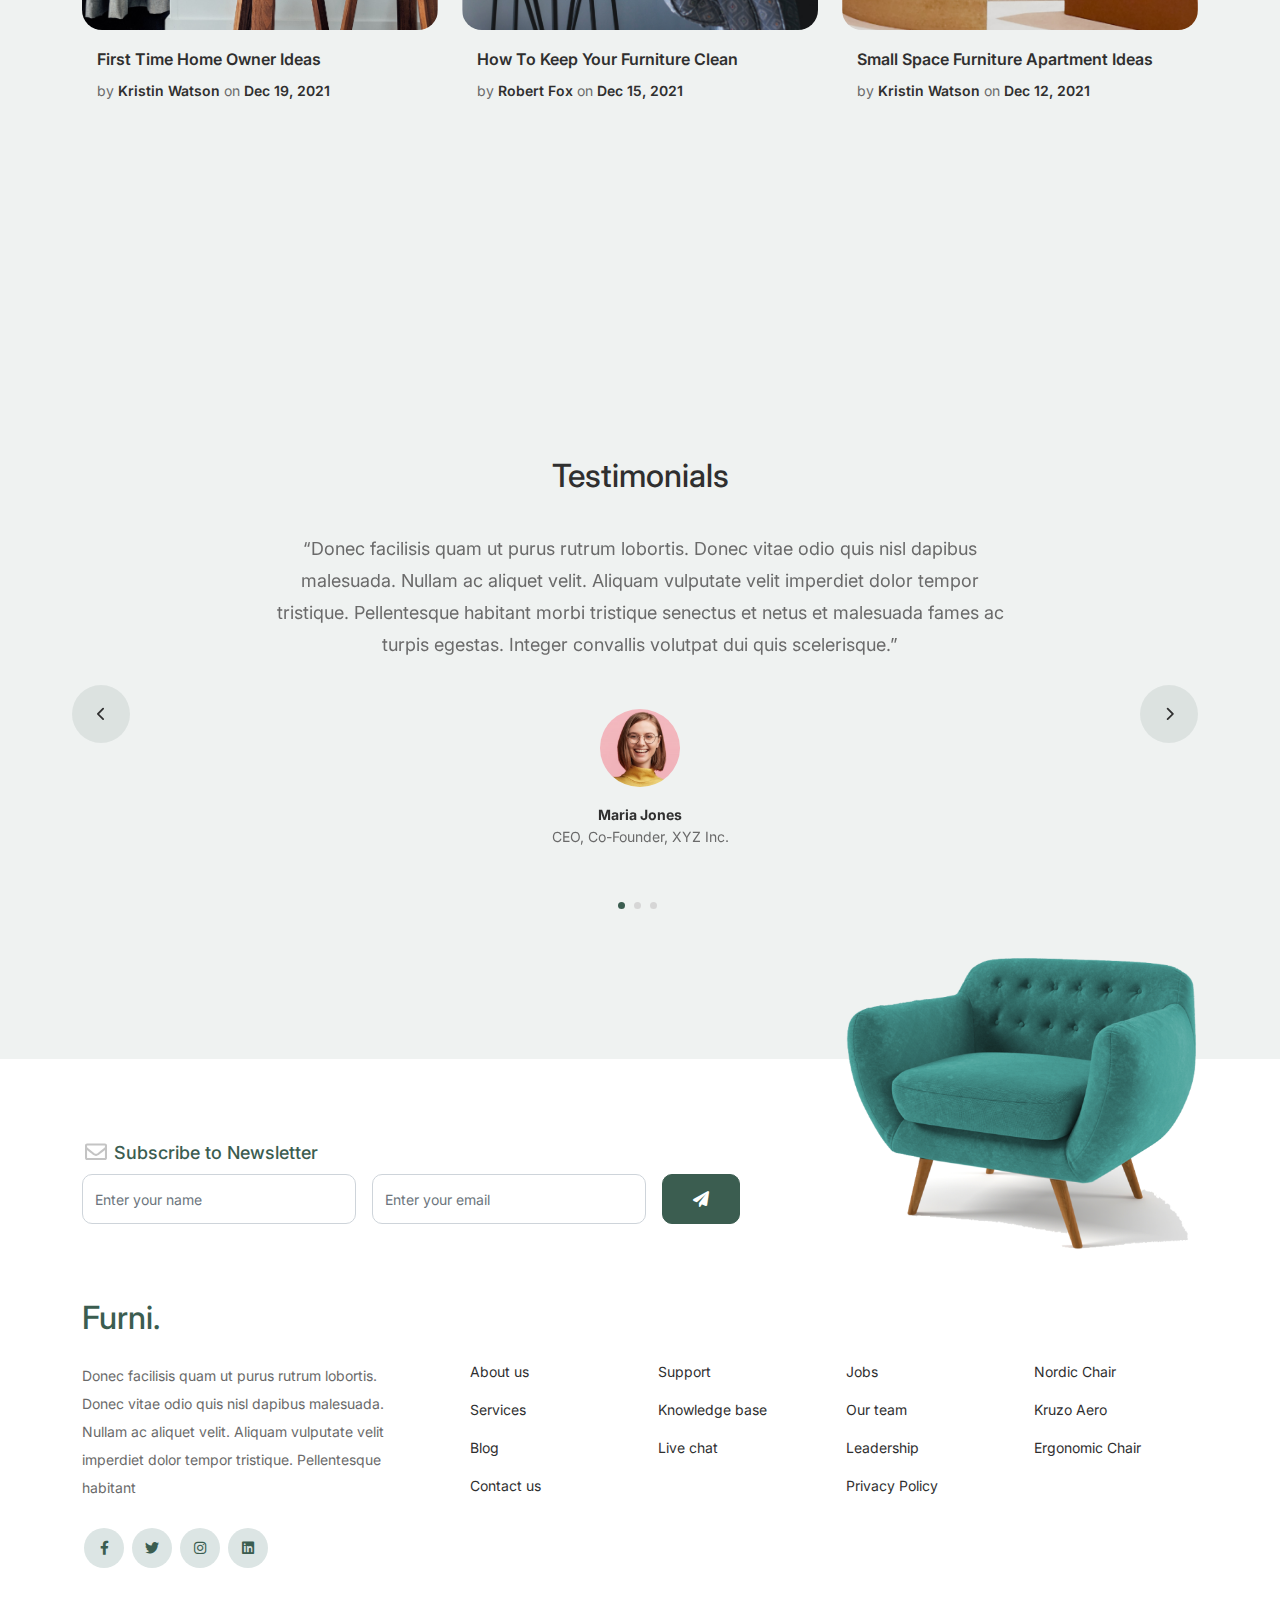
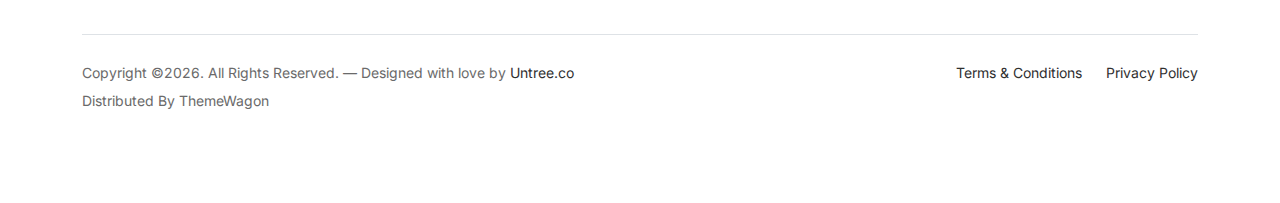
<file: blog.html>
<!-- /*
* Bootstrap 5
* Template Name: Furni
* Template Author: Untree.co
* Template URI: https://untree.co/
* License: https://creativecommons.org/licenses/by/3.0/
*/ -->
<!doctype html>
<html lang="en">
<head>
  <meta charset="utf-8">
  <meta name="viewport" content="width=device-width, initial-scale=1, shrink-to-fit=no">
  <meta name="author" content="Untree.co">
  <link rel="shortcut icon" href="favicon.png">

  <meta name="description" content="" />
  <meta name="keywords" content="bootstrap, bootstrap4" />

		<!-- Bootstrap CSS -->
		<link href="css/bootstrap.min.css" rel="stylesheet">
		<link href="https://cdnjs.cloudflare.com/ajax/libs/font-awesome/6.0.0-beta3/css/all.min.css" rel="stylesheet">
		<link href="css/tiny-slider.css" rel="stylesheet">
		<link href="css/style.css" rel="stylesheet">
		<title>Furni Free Bootstrap 5 Template for Furniture and Interior Design Websites by Untree.co </title>
	</head>

	<body>

		<!-- Start Header/Navigation -->
		<nav class="custom-navbar navbar navbar navbar-expand-md navbar-dark bg-dark" arial-label="Furni navigation bar">

			<div class="container">
				<a class="navbar-brand" href="index.html">Furni<span>.</span></a>

				<button class="navbar-toggler" type="button" data-bs-toggle="collapse" data-bs-target="#navbarsFurni" aria-controls="navbarsFurni" aria-expanded="false" aria-label="Toggle navigation">
					<span class="navbar-toggler-icon"></span>
				</button>

				<div class="collapse navbar-collapse" id="navbarsFurni">
					<ul class="custom-navbar-nav navbar-nav ms-auto mb-2 mb-md-0">
						<li class="nav-item">
							<a class="nav-link" href="index.html">Introduction</a>
						</li>
						<li><a class="nav-link" href="shop.html">Shop</a></li>
						<li><a class="nav-link" href="about.html">Executive <Summary></Summary></a></li>
						<li><a class="nav-link" href="services.html">Objective</a></li>
						<li class="active"><a class="nav-link" href="blog.html">Approach</a></li>
						<li><a class="nav-link" href="contact.html">Contact us</a></li>
					</ul>

					<ul class="custom-navbar-cta navbar-nav mb-2 mb-md-0 ms-5">
						<li><a class="nav-link" href="#"><img src="images/user.svg"></a></li>
						<li><a class="nav-link" href="cart.html"><img src="images/cart.svg"></a></li>
					</ul>
				</div>
			</div>
				
		</nav>
		<!-- End Header/Navigation -->

		<!-- Start Hero Section -->
			<div class="hero">
				<div class="container">
					<div class="row justify-content-between">
						<div class="col-lg-5">
							<div class="intro-excerpt">
								<h1>Approach</h1>
								<p class="mb-4">Donec vitae odio quis nisl dapibus malesuada. Nullam ac aliquet velit. Aliquam vulputate velit imperdiet dolor tempor tristique.</p>
								<p><a href="" class="btn btn-secondary me-2">Shop Now</a><a href="#" class="btn btn-white-outline">Explore</a></p>
							</div>
						</div>
						<div class="col-lg-7">
							<div class="hero-img-wrap">
								<img src="images/couch.png" class="img-fluid">
							</div>
						</div>
					</div>
				</div>
			</div>
		<!-- End Hero Section -->

		

		<!-- Start Blog Section -->
		<div class="blog-section">
			<div class="container">
				
				<div class="row">

					<div class="col-12 col-sm-6 col-md-4 mb-5">
						<div class="post-entry">
							<a href="#" class="post-thumbnail"><img src="images/post-1.jpg" alt="Image" class="img-fluid"></a>
							<div class="post-content-entry">
								<h3><a href="#">First Time Home Owner Ideas</a></h3>
								<div class="meta">
									<span>by <a href="#">Kristin Watson</a></span> <span>on <a href="#">Dec 19, 2021</a></span>
								</div>
							</div>
						</div>
					</div>

					<div class="col-12 col-sm-6 col-md-4 mb-5">
						<div class="post-entry">
							<a href="#" class="post-thumbnail"><img src="images/post-2.jpg" alt="Image" class="img-fluid"></a>
							<div class="post-content-entry">
								<h3><a href="#">How To Keep Your Furniture Clean</a></h3>
								<div class="meta">
									<span>by <a href="#">Robert Fox</a></span> <span>on <a href="#">Dec 15, 2021</a></span>
								</div>
							</div>
						</div>
					</div>

					<div class="col-12 col-sm-6 col-md-4 mb-5">
						<div class="post-entry">
							<a href="#" class="post-thumbnail"><img src="images/post-3.jpg" alt="Image" class="img-fluid"></a>
							<div class="post-content-entry">
								<h3><a href="#">Small Space Furniture Apartment Ideas</a></h3>
								<div class="meta">
									<span>by <a href="#">Kristin Watson</a></span> <span>on <a href="#">Dec 12, 2021</a></span>
								</div>
							</div>
						</div>
					</div>

					<div class="col-12 col-sm-6 col-md-4 mb-5">
						<div class="post-entry">
							<a href="#" class="post-thumbnail"><img src="images/post-1.jpg" alt="Image" class="img-fluid"></a>
							<div class="post-content-entry">
								<h3><a href="#">First Time Home Owner Ideas</a></h3>
								<div class="meta">
									<span>by <a href="#">Kristin Watson</a></span> <span>on <a href="#">Dec 19, 2021</a></span>
								</div>
							</div>
						</div>
					</div>

					<div class="col-12 col-sm-6 col-md-4 mb-5">
						<div class="post-entry">
							<a href="#" class="post-thumbnail"><img src="images/post-2.jpg" alt="Image" class="img-fluid"></a>
							<div class="post-content-entry">
								<h3><a href="#">How To Keep Your Furniture Clean</a></h3>
								<div class="meta">
									<span>by <a href="#">Robert Fox</a></span> <span>on <a href="#">Dec 15, 2021</a></span>
								</div>
							</div>
						</div>
					</div>

					<div class="col-12 col-sm-6 col-md-4 mb-5">
						<div class="post-entry">
							<a href="#" class="post-thumbnail"><img src="images/post-3.jpg" alt="Image" class="img-fluid"></a>
							<div class="post-content-entry">
								<h3><a href="#">Small Space Furniture Apartment Ideas</a></h3>
								<div class="meta">
									<span>by <a href="#">Kristin Watson</a></span> <span>on <a href="#">Dec 12, 2021</a></span>
								</div>
							</div>
						</div>
					</div>

					<div class="col-12 col-sm-6 col-md-4 mb-5">
						<div class="post-entry">
							<a href="#" class="post-thumbnail"><img src="images/post-1.jpg" alt="Image" class="img-fluid"></a>
							<div class="post-content-entry">
								<h3><a href="#">First Time Home Owner Ideas</a></h3>
								<div class="meta">
									<span>by <a href="#">Kristin Watson</a></span> <span>on <a href="#">Dec 19, 2021</a></span>
								</div>
							</div>
						</div>
					</div>

					<div class="col-12 col-sm-6 col-md-4 mb-5">
						<div class="post-entry">
							<a href="#" class="post-thumbnail"><img src="images/post-2.jpg" alt="Image" class="img-fluid"></a>
							<div class="post-content-entry">
								<h3><a href="#">How To Keep Your Furniture Clean</a></h3>
								<div class="meta">
									<span>by <a href="#">Robert Fox</a></span> <span>on <a href="#">Dec 15, 2021</a></span>
								</div>
							</div>
						</div>
					</div>

					<div class="col-12 col-sm-6 col-md-4 mb-5">
						<div class="post-entry">
							<a href="#" class="post-thumbnail"><img src="images/post-3.jpg" alt="Image" class="img-fluid"></a>
							<div class="post-content-entry">
								<h3><a href="#">Small Space Furniture Apartment Ideas</a></h3>
								<div class="meta">
									<span>by <a href="#">Kristin Watson</a></span> <span>on <a href="#">Dec 12, 2021</a></span>
								</div>
							</div>
						</div>
					</div>

				</div>
			</div>
		</div>
		<!-- End Blog Section -->	

		

		<!-- Start Testimonial Slider -->
		<div class="testimonial-section before-footer-section">
			<div class="container">
				<div class="row">
					<div class="col-lg-7 mx-auto text-center">
						<h2 class="section-title">Testimonials</h2>
					</div>
				</div>

				<div class="row justify-content-center">
					<div class="col-lg-12">
						<div class="testimonial-slider-wrap text-center">

							<div id="testimonial-nav">
								<span class="prev" data-controls="prev"><span class="fa fa-chevron-left"></span></span>
								<span class="next" data-controls="next"><span class="fa fa-chevron-right"></span></span>
							</div>

							<div class="testimonial-slider">
								
								<div class="item">
									<div class="row justify-content-center">
										<div class="col-lg-8 mx-auto">

											<div class="testimonial-block text-center">
												<blockquote class="mb-5">
													<p>&ldquo;Donec facilisis quam ut purus rutrum lobortis. Donec vitae odio quis nisl dapibus malesuada. Nullam ac aliquet velit. Aliquam vulputate velit imperdiet dolor tempor tristique. Pellentesque habitant morbi tristique senectus et netus et malesuada fames ac turpis egestas. Integer convallis volutpat dui quis scelerisque.&rdquo;</p>
												</blockquote>

												<div class="author-info">
													<div class="author-pic">
														<img src="images/person-1.png" alt="Maria Jones" class="img-fluid">
													</div>
													<h3 class="font-weight-bold">Maria Jones</h3>
													<span class="position d-block mb-3">CEO, Co-Founder, XYZ Inc.</span>
												</div>
											</div>

										</div>
									</div>
								</div> 
								<!-- END item -->

								<div class="item">
									<div class="row justify-content-center">
										<div class="col-lg-8 mx-auto">

											<div class="testimonial-block text-center">
												<blockquote class="mb-5">
													<p>&ldquo;Donec facilisis quam ut purus rutrum lobortis. Donec vitae odio quis nisl dapibus malesuada. Nullam ac aliquet velit. Aliquam vulputate velit imperdiet dolor tempor tristique. Pellentesque habitant morbi tristique senectus et netus et malesuada fames ac turpis egestas. Integer convallis volutpat dui quis scelerisque.&rdquo;</p>
												</blockquote>

												<div class="author-info">
													<div class="author-pic">
														<img src="images/person-1.png" alt="Maria Jones" class="img-fluid">
													</div>
													<h3 class="font-weight-bold">Maria Jones</h3>
													<span class="position d-block mb-3">CEO, Co-Founder, XYZ Inc.</span>
												</div>
											</div>

										</div>
									</div>
								</div> 
								<!-- END item -->

								<div class="item">
									<div class="row justify-content-center">
										<div class="col-lg-8 mx-auto">

											<div class="testimonial-block text-center">
												<blockquote class="mb-5">
													<p>&ldquo;Donec facilisis quam ut purus rutrum lobortis. Donec vitae odio quis nisl dapibus malesuada. Nullam ac aliquet velit. Aliquam vulputate velit imperdiet dolor tempor tristique. Pellentesque habitant morbi tristique senectus et netus et malesuada fames ac turpis egestas. Integer convallis volutpat dui quis scelerisque.&rdquo;</p>
												</blockquote>

												<div class="author-info">
													<div class="author-pic">
														<img src="images/person-1.png" alt="Maria Jones" class="img-fluid">
													</div>
													<h3 class="font-weight-bold">Maria Jones</h3>
													<span class="position d-block mb-3">CEO, Co-Founder, XYZ Inc.</span>
												</div>
											</div>

										</div>
									</div>
								</div> 
								<!-- END item -->

							</div>

						</div>
					</div>
				</div>
			</div>
		</div>
		<!-- End Testimonial Slider -->

		

		<!-- Start Footer Section -->
		<footer class="footer-section">
			<div class="container relative">

				<div class="sofa-img">
					<img src="images/sofa.png" alt="Image" class="img-fluid">
				</div>

				<div class="row">
					<div class="col-lg-8">
						<div class="subscription-form">
							<h3 class="d-flex align-items-center"><span class="me-1"><img src="images/envelope-outline.svg" alt="Image" class="img-fluid"></span><span>Subscribe to Newsletter</span></h3>

							<form action="#" class="row g-3">
								<div class="col-auto">
									<input type="text" class="form-control" placeholder="Enter your name">
								</div>
								<div class="col-auto">
									<input type="email" class="form-control" placeholder="Enter your email">
								</div>
								<div class="col-auto">
									<button class="btn btn-primary">
										<span class="fa fa-paper-plane"></span>
									</button>
								</div>
							</form>

						</div>
					</div>
				</div>

				<div class="row g-5 mb-5">
					<div class="col-lg-4">
						<div class="mb-4 footer-logo-wrap"><a href="#" class="footer-logo">Furni<span>.</span></a></div>
						<p class="mb-4">Donec facilisis quam ut purus rutrum lobortis. Donec vitae odio quis nisl dapibus malesuada. Nullam ac aliquet velit. Aliquam vulputate velit imperdiet dolor tempor tristique. Pellentesque habitant</p>

						<ul class="list-unstyled custom-social">
							<li><a href="#"><span class="fa fa-brands fa-facebook-f"></span></a></li>
							<li><a href="#"><span class="fa fa-brands fa-twitter"></span></a></li>
							<li><a href="#"><span class="fa fa-brands fa-instagram"></span></a></li>
							<li><a href="#"><span class="fa fa-brands fa-linkedin"></span></a></li>
						</ul>
					</div>

					<div class="col-lg-8">
						<div class="row links-wrap">
							<div class="col-6 col-sm-6 col-md-3">
								<ul class="list-unstyled">
									<li><a href="#">About us</a></li>
									<li><a href="#">Services</a></li>
									<li><a href="#">Blog</a></li>
									<li><a href="#">Contact us</a></li>
								</ul>
							</div>

							<div class="col-6 col-sm-6 col-md-3">
								<ul class="list-unstyled">
									<li><a href="#">Support</a></li>
									<li><a href="#">Knowledge base</a></li>
									<li><a href="#">Live chat</a></li>
								</ul>
							</div>

							<div class="col-6 col-sm-6 col-md-3">
								<ul class="list-unstyled">
									<li><a href="#">Jobs</a></li>
									<li><a href="#">Our team</a></li>
									<li><a href="#">Leadership</a></li>
									<li><a href="#">Privacy Policy</a></li>
								</ul>
							</div>

							<div class="col-6 col-sm-6 col-md-3">
								<ul class="list-unstyled">
									<li><a href="#">Nordic Chair</a></li>
									<li><a href="#">Kruzo Aero</a></li>
									<li><a href="#">Ergonomic Chair</a></li>
								</ul>
							</div>
						</div>
					</div>

				</div>

				<div class="border-top copyright">
					<div class="row pt-4">
						<div class="col-lg-6">
							<p class="mb-2 text-center text-lg-start">Copyright &copy;<script>document.write(new Date().getFullYear());</script>. All Rights Reserved. &mdash; Designed with love by <a href="https://untree.co">Untree.co</a> Distributed By <a hreff="https://themewagon.com">ThemeWagon</a>  <!-- License information: https://untree.co/license/ -->
            </p>
						</div>

						<div class="col-lg-6 text-center text-lg-end">
							<ul class="list-unstyled d-inline-flex ms-auto">
								<li class="me-4"><a href="#">Terms &amp; Conditions</a></li>
								<li><a href="#">Privacy Policy</a></li>
							</ul>
						</div>

					</div>
				</div>

			</div>
		</footer>
		<!-- End Footer Section -->	


		<script src="js/bootstrap.bundle.min.js"></script>
		<script src="js/tiny-slider.js"></script>
		<script src="js/custom.js"></script>
	</body>

</html>
</file>
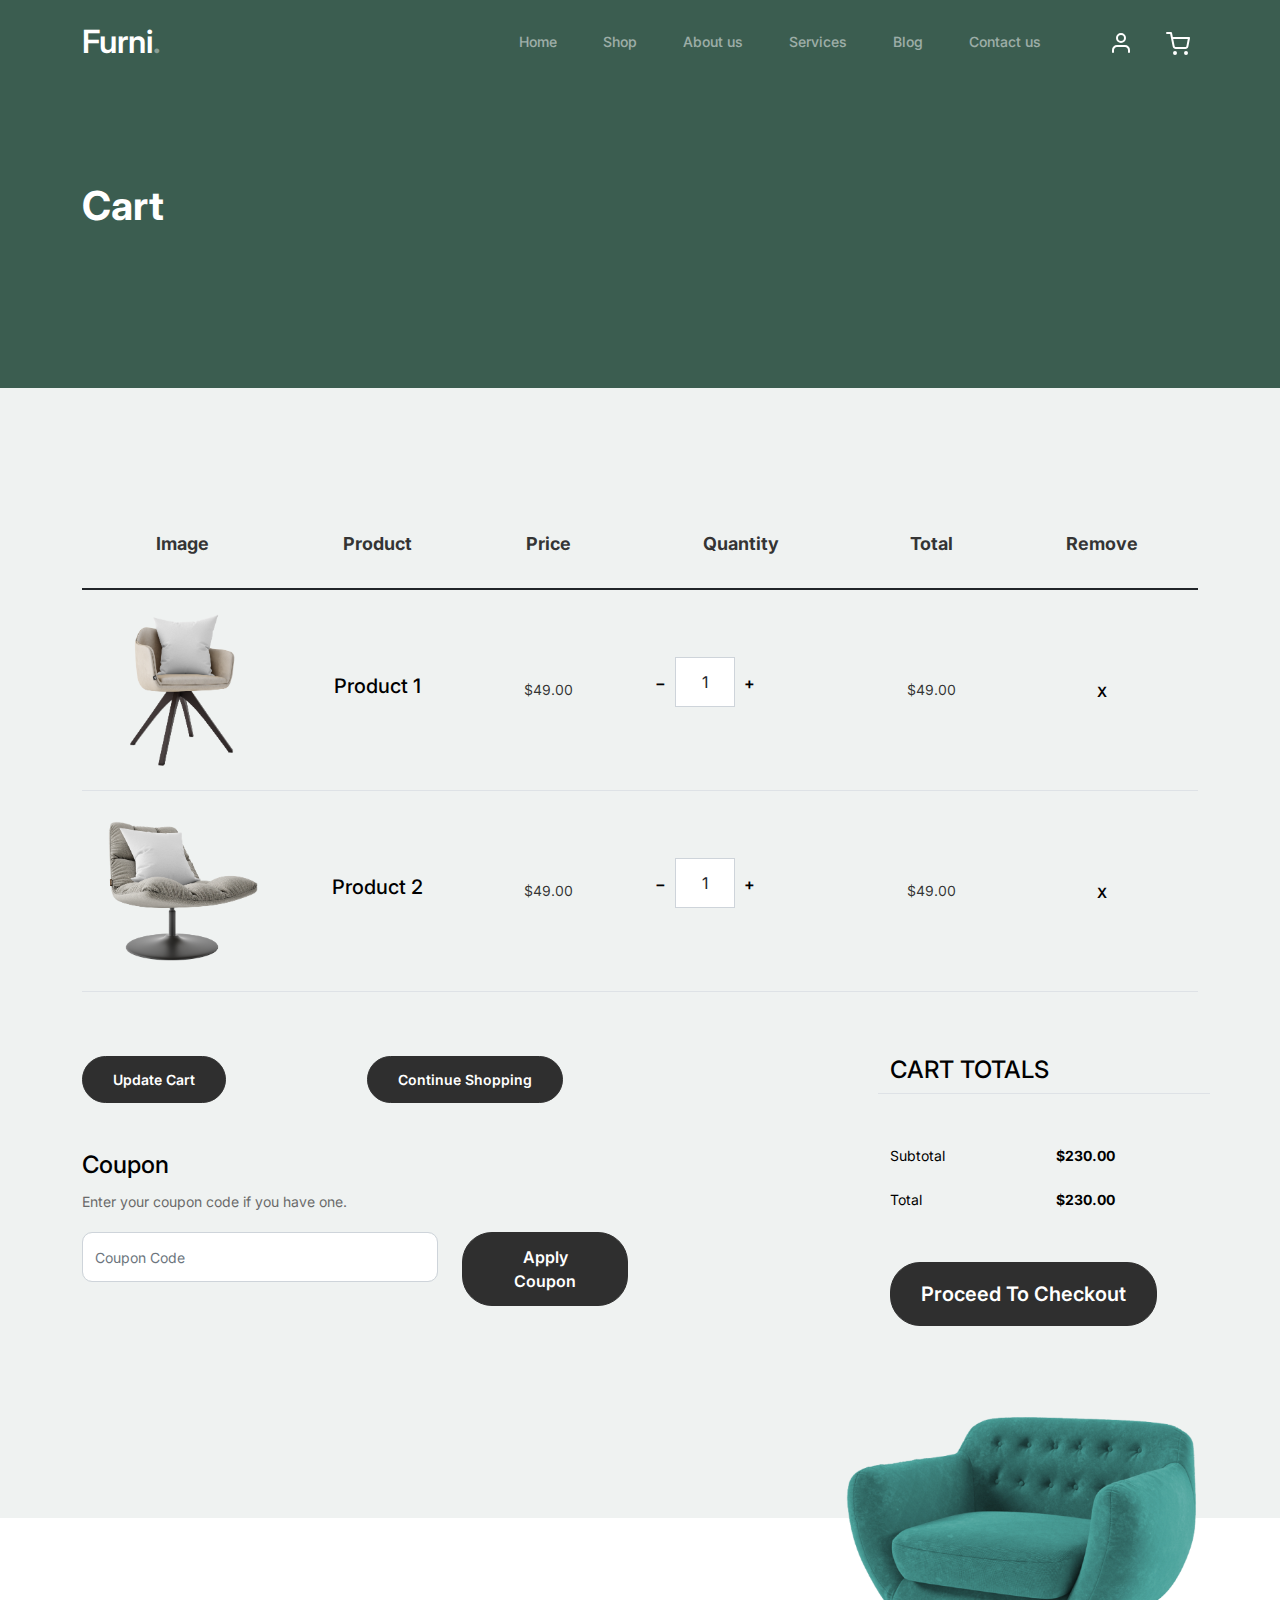
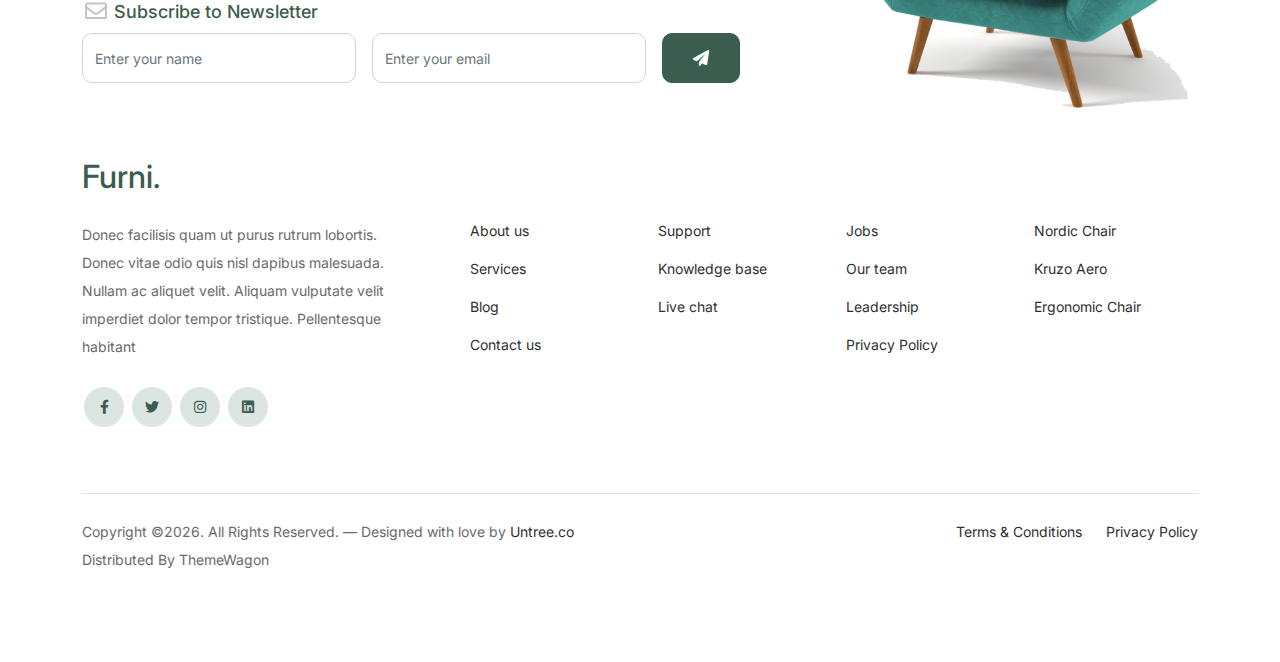
<file: cart.html>
<!-- /*
* Bootstrap 5
* Template Name: Furni
* Template Author: Untree.co
* Template URI: https://untree.co/
* License: https://creativecommons.org/licenses/by/3.0/
*/ -->
<!doctype html>
<html lang="en">
<head>
  <meta charset="utf-8">
  <meta name="viewport" content="width=device-width, initial-scale=1, shrink-to-fit=no">
  <meta name="author" content="Untree.co">
  <link rel="shortcut icon" href="favicon.png">

  <meta name="description" content="" />
  <meta name="keywords" content="bootstrap, bootstrap4" />

		<!-- Bootstrap CSS -->
		<link href="css/bootstrap.min.css" rel="stylesheet">
		<link href="https://cdnjs.cloudflare.com/ajax/libs/font-awesome/6.0.0-beta3/css/all.min.css" rel="stylesheet">
		<link href="css/tiny-slider.css" rel="stylesheet">
		<link href="css/style.css" rel="stylesheet">
		<title>Furni Free Bootstrap 5 Template for Furniture and Interior Design Websites by Untree.co </title>
	</head>

	<body>

		<!-- Start Header/Navigation -->
		<nav class="custom-navbar navbar navbar navbar-expand-md navbar-dark bg-dark" arial-label="Furni navigation bar">

			<div class="container">
				<a class="navbar-brand" href="index.html">Furni<span>.</span></a>

				<button class="navbar-toggler" type="button" data-bs-toggle="collapse" data-bs-target="#navbarsFurni" aria-controls="navbarsFurni" aria-expanded="false" aria-label="Toggle navigation">
					<span class="navbar-toggler-icon"></span>
				</button>

				<div class="collapse navbar-collapse" id="navbarsFurni">
					<ul class="custom-navbar-nav navbar-nav ms-auto mb-2 mb-md-0">
						<li class="nav-item ">
							<a class="nav-link" href="index.html">Home</a>
						</li>
						<li><a class="nav-link" href="shop.html">Shop</a></li>
						<li><a class="nav-link" href="about.html">About us</a></li>
						<li><a class="nav-link" href="services.html">Services</a></li>
						<li><a class="nav-link" href="blog.html">Blog</a></li>
						<li><a class="nav-link" href="contact.html">Contact us</a></li>
					</ul>

					<ul class="custom-navbar-cta navbar-nav mb-2 mb-md-0 ms-5">
						<li><a class="nav-link" href="#"><img src="images/user.svg"></a></li>
						<li><a class="nav-link" href="cart.html"><img src="images/cart.svg"></a></li>
					</ul>
				</div>
			</div>
				
		</nav>
		<!-- End Header/Navigation -->

		<!-- Start Hero Section -->
			<div class="hero">
				<div class="container">
					<div class="row justify-content-between">
						<div class="col-lg-5">
							<div class="intro-excerpt">
								<h1>Cart</h1>
							</div>
						</div>
						<div class="col-lg-7">
							
						</div>
					</div>
				</div>
			</div>
		<!-- End Hero Section -->

		

		<div class="untree_co-section before-footer-section">
            <div class="container">
              <div class="row mb-5">
                <form class="col-md-12" method="post">
                  <div class="site-blocks-table">
                    <table class="table">
                      <thead>
                        <tr>
                          <th class="product-thumbnail">Image</th>
                          <th class="product-name">Product</th>
                          <th class="product-price">Price</th>
                          <th class="product-quantity">Quantity</th>
                          <th class="product-total">Total</th>
                          <th class="product-remove">Remove</th>
                        </tr>
                      </thead>
                      <tbody>
                        <tr>
                          <td class="product-thumbnail">
                            <img src="images/product-1.png" alt="Image" class="img-fluid">
                          </td>
                          <td class="product-name">
                            <h2 class="h5 text-black">Product 1</h2>
                          </td>
                          <td>$49.00</td>
                          <td>
                            <div class="input-group mb-3 d-flex align-items-center quantity-container" style="max-width: 120px;">
                              <div class="input-group-prepend">
                                <button class="btn btn-outline-black decrease" type="button">&minus;</button>
                              </div>
                              <input type="text" class="form-control text-center quantity-amount" value="1" placeholder="" aria-label="Example text with button addon" aria-describedby="button-addon1">
                              <div class="input-group-append">
                                <button class="btn btn-outline-black increase" type="button">&plus;</button>
                              </div>
                            </div>
        
                          </td>
                          <td>$49.00</td>
                          <td><a href="#" class="btn btn-black btn-sm">X</a></td>
                        </tr>
        
                        <tr>
                          <td class="product-thumbnail">
                            <img src="images/product-2.png" alt="Image" class="img-fluid">
                          </td>
                          <td class="product-name">
                            <h2 class="h5 text-black">Product 2</h2>
                          </td>
                          <td>$49.00</td>
                          <td>
                            <div class="input-group mb-3 d-flex align-items-center quantity-container" style="max-width: 120px;">
                              <div class="input-group-prepend">
                                <button class="btn btn-outline-black decrease" type="button">&minus;</button>
                              </div>
                              <input type="text" class="form-control text-center quantity-amount" value="1" placeholder="" aria-label="Example text with button addon" aria-describedby="button-addon1">
                              <div class="input-group-append">
                                <button class="btn btn-outline-black increase" type="button">&plus;</button>
                              </div>
                            </div>
        
                          </td>
                          <td>$49.00</td>
                          <td><a href="#" class="btn btn-black btn-sm">X</a></td>
                        </tr>
                      </tbody>
                    </table>
                  </div>
                </form>
              </div>
        
              <div class="row">
                <div class="col-md-6">
                  <div class="row mb-5">
                    <div class="col-md-6 mb-3 mb-md-0">
                      <button class="btn btn-black btn-sm btn-block">Update Cart</button>
                    </div>
                    <div class="col-md-6">
                      <button class="btn btn-outline-black btn-sm btn-block">Continue Shopping</button>
                    </div>
                  </div>
                  <div class="row">
                    <div class="col-md-12">
                      <label class="text-black h4" for="coupon">Coupon</label>
                      <p>Enter your coupon code if you have one.</p>
                    </div>
                    <div class="col-md-8 mb-3 mb-md-0">
                      <input type="text" class="form-control py-3" id="coupon" placeholder="Coupon Code">
                    </div>
                    <div class="col-md-4">
                      <button class="btn btn-black">Apply Coupon</button>
                    </div>
                  </div>
                </div>
                <div class="col-md-6 pl-5">
                  <div class="row justify-content-end">
                    <div class="col-md-7">
                      <div class="row">
                        <div class="col-md-12 text-right border-bottom mb-5">
                          <h3 class="text-black h4 text-uppercase">Cart Totals</h3>
                        </div>
                      </div>
                      <div class="row mb-3">
                        <div class="col-md-6">
                          <span class="text-black">Subtotal</span>
                        </div>
                        <div class="col-md-6 text-right">
                          <strong class="text-black">$230.00</strong>
                        </div>
                      </div>
                      <div class="row mb-5">
                        <div class="col-md-6">
                          <span class="text-black">Total</span>
                        </div>
                        <div class="col-md-6 text-right">
                          <strong class="text-black">$230.00</strong>
                        </div>
                      </div>
        
                      <div class="row">
                        <div class="col-md-12">
                          <button class="btn btn-black btn-lg py-3 btn-block" onclick="window.location='checkout.html'">Proceed To Checkout</button>
                        </div>
                      </div>
                    </div>
                  </div>
                </div>
              </div>
            </div>
          </div>
		

		<!-- Start Footer Section -->
		<footer class="footer-section">
			<div class="container relative">

				<div class="sofa-img">
					<img src="images/sofa.png" alt="Image" class="img-fluid">
				</div>

				<div class="row">
					<div class="col-lg-8">
						<div class="subscription-form">
							<h3 class="d-flex align-items-center"><span class="me-1"><img src="images/envelope-outline.svg" alt="Image" class="img-fluid"></span><span>Subscribe to Newsletter</span></h3>

							<form action="#" class="row g-3">
								<div class="col-auto">
									<input type="text" class="form-control" placeholder="Enter your name">
								</div>
								<div class="col-auto">
									<input type="email" class="form-control" placeholder="Enter your email">
								</div>
								<div class="col-auto">
									<button class="btn btn-primary">
										<span class="fa fa-paper-plane"></span>
									</button>
								</div>
							</form>

						</div>
					</div>
				</div>

				<div class="row g-5 mb-5">
					<div class="col-lg-4">
						<div class="mb-4 footer-logo-wrap"><a href="#" class="footer-logo">Furni<span>.</span></a></div>
						<p class="mb-4">Donec facilisis quam ut purus rutrum lobortis. Donec vitae odio quis nisl dapibus malesuada. Nullam ac aliquet velit. Aliquam vulputate velit imperdiet dolor tempor tristique. Pellentesque habitant</p>

						<ul class="list-unstyled custom-social">
							<li><a href="#"><span class="fa fa-brands fa-facebook-f"></span></a></li>
							<li><a href="#"><span class="fa fa-brands fa-twitter"></span></a></li>
							<li><a href="#"><span class="fa fa-brands fa-instagram"></span></a></li>
							<li><a href="#"><span class="fa fa-brands fa-linkedin"></span></a></li>
						</ul>
					</div>

					<div class="col-lg-8">
						<div class="row links-wrap">
							<div class="col-6 col-sm-6 col-md-3">
								<ul class="list-unstyled">
									<li><a href="#">About us</a></li>
									<li><a href="#">Services</a></li>
									<li><a href="#">Blog</a></li>
									<li><a href="#">Contact us</a></li>
								</ul>
							</div>

							<div class="col-6 col-sm-6 col-md-3">
								<ul class="list-unstyled">
									<li><a href="#">Support</a></li>
									<li><a href="#">Knowledge base</a></li>
									<li><a href="#">Live chat</a></li>
								</ul>
							</div>

							<div class="col-6 col-sm-6 col-md-3">
								<ul class="list-unstyled">
									<li><a href="#">Jobs</a></li>
									<li><a href="#">Our team</a></li>
									<li><a href="#">Leadership</a></li>
									<li><a href="#">Privacy Policy</a></li>
								</ul>
							</div>

							<div class="col-6 col-sm-6 col-md-3">
								<ul class="list-unstyled">
									<li><a href="#">Nordic Chair</a></li>
									<li><a href="#">Kruzo Aero</a></li>
									<li><a href="#">Ergonomic Chair</a></li>
								</ul>
							</div>
						</div>
					</div>

				</div>

				<div class="border-top copyright">
					<div class="row pt-4">
						<div class="col-lg-6">
							<p class="mb-2 text-center text-lg-start">Copyright &copy;<script>document.write(new Date().getFullYear());</script>. All Rights Reserved. &mdash; Designed with love by <a href="https://untree.co">Untree.co</a> Distributed By <a hreff="https://themewagon.com">ThemeWagon</a>  <!-- License information: https://untree.co/license/ -->
            </p>
						</div>

						<div class="col-lg-6 text-center text-lg-end">
							<ul class="list-unstyled d-inline-flex ms-auto">
								<li class="me-4"><a href="#">Terms &amp; Conditions</a></li>
								<li><a href="#">Privacy Policy</a></li>
							</ul>
						</div>

					</div>
				</div>

			</div>
		</footer>
		<!-- End Footer Section -->	


		<script src="js/bootstrap.bundle.min.js"></script>
		<script src="js/tiny-slider.js"></script>
		<script src="js/custom.js"></script>
	</body>

</html>
</file>
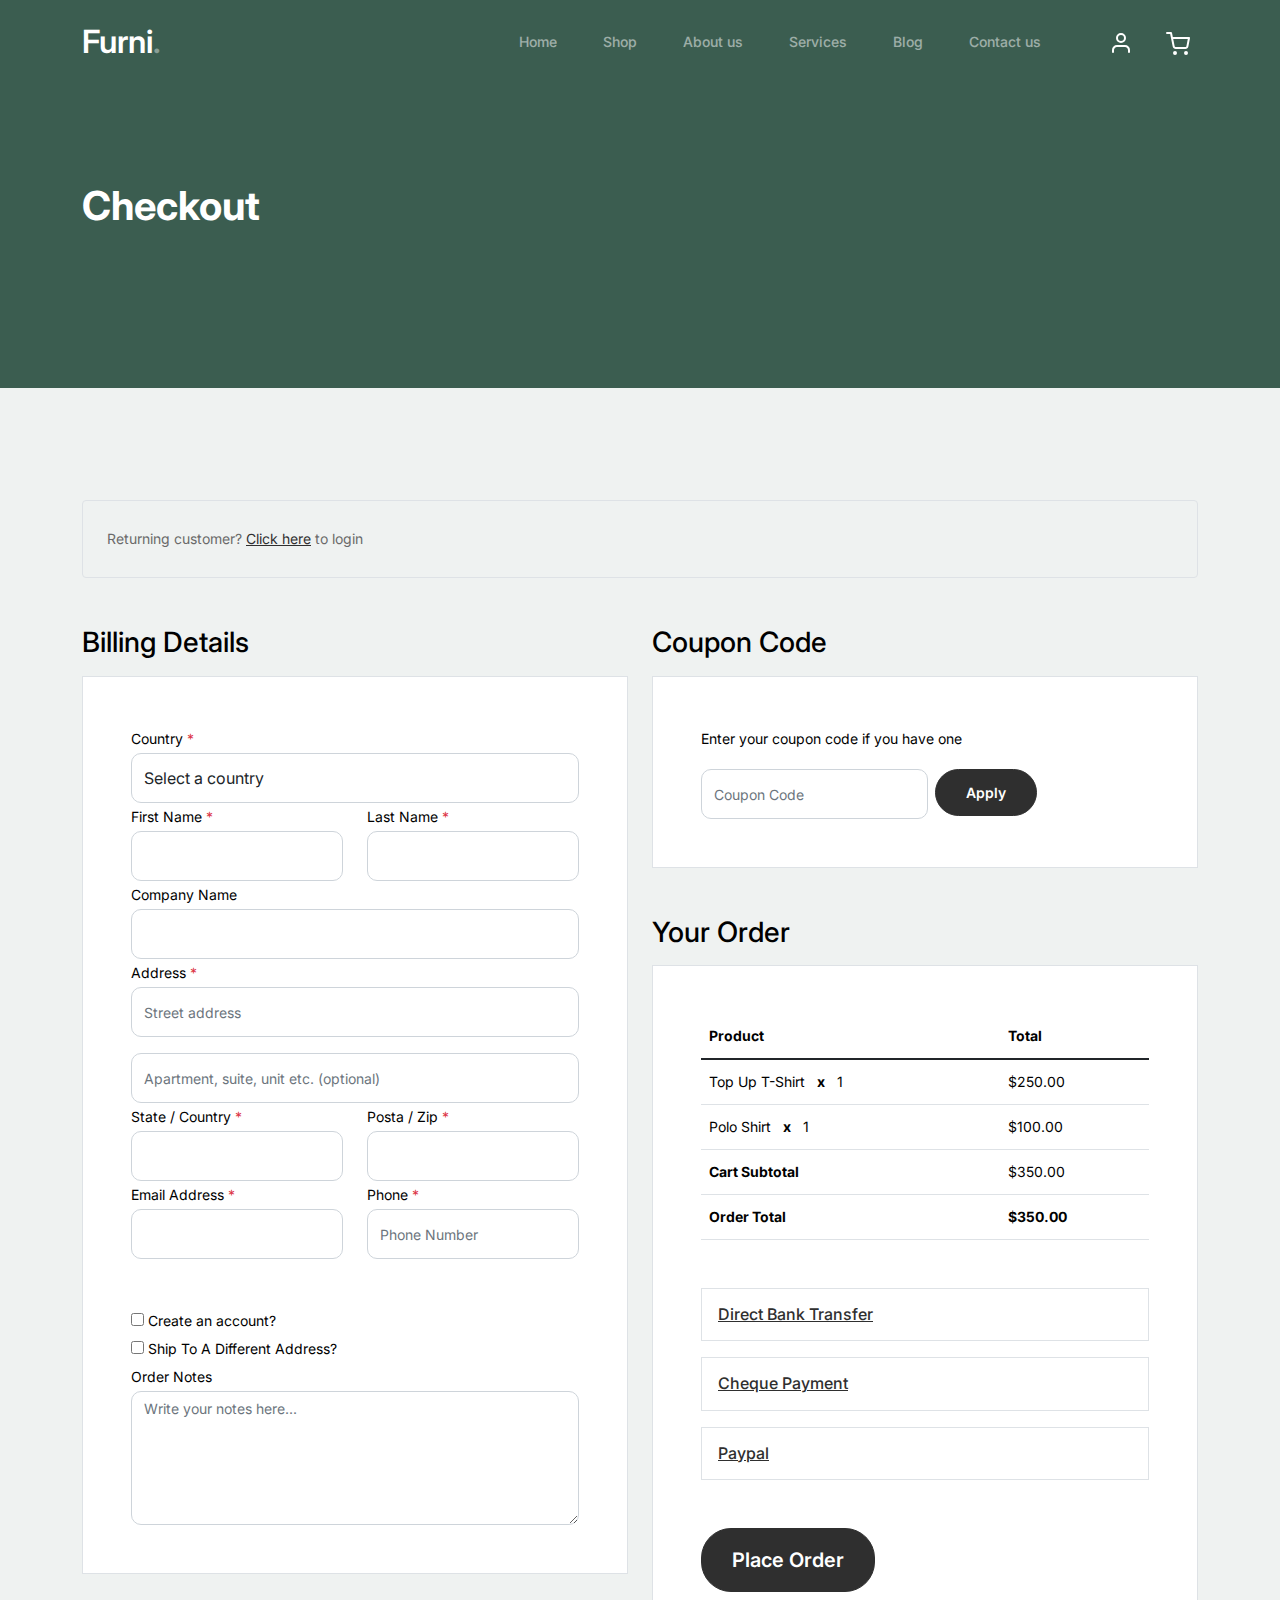
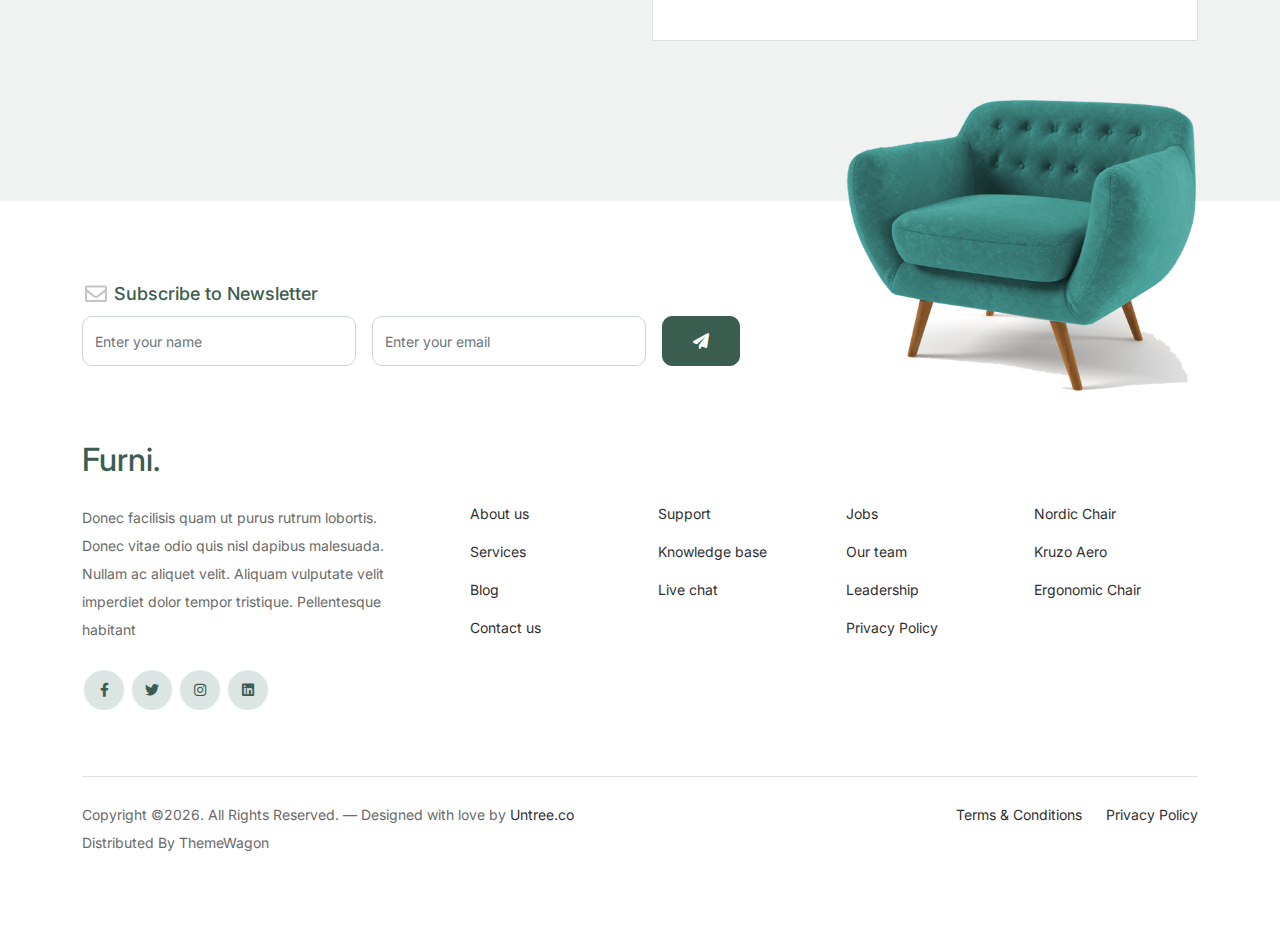
<file: checkout.html>
<!-- /*
* Bootstrap 5
* Template Name: Furni
* Template Author: Untree.co
* Template URI: https://untree.co/
* License: https://creativecommons.org/licenses/by/3.0/
*/ -->
<!doctype html>
<html lang="en">
<head>
  <meta charset="utf-8">
  <meta name="viewport" content="width=device-width, initial-scale=1, shrink-to-fit=no">
  <meta name="author" content="Untree.co">
  <link rel="shortcut icon" href="favicon.png">

  <meta name="description" content="" />
  <meta name="keywords" content="bootstrap, bootstrap4" />

		<!-- Bootstrap CSS -->
		<link href="css/bootstrap.min.css" rel="stylesheet">
		<link href="https://cdnjs.cloudflare.com/ajax/libs/font-awesome/6.0.0-beta3/css/all.min.css" rel="stylesheet">
		<link href="css/tiny-slider.css" rel="stylesheet">
		<link href="css/style.css" rel="stylesheet">
		<title>Furni Free Bootstrap 5 Template for Furniture and Interior Design Websites by Untree.co </title>
	</head>

	<body>

		<!-- Start Header/Navigation -->
		<nav class="custom-navbar navbar navbar navbar-expand-md navbar-dark bg-dark" arial-label="Furni navigation bar">

			<div class="container">
				<a class="navbar-brand" href="index.html">Furni<span>.</span></a>

				<button class="navbar-toggler" type="button" data-bs-toggle="collapse" data-bs-target="#navbarsFurni" aria-controls="navbarsFurni" aria-expanded="false" aria-label="Toggle navigation">
					<span class="navbar-toggler-icon"></span>
				</button>

				<div class="collapse navbar-collapse" id="navbarsFurni">
					<ul class="custom-navbar-nav navbar-nav ms-auto mb-2 mb-md-0">
						<li class="nav-item ">
							<a class="nav-link" href="index.html">Home</a>
						</li>
						<li><a class="nav-link" href="shop.html">Shop</a></li>
						<li><a class="nav-link" href="about.html">About us</a></li>
						<li><a class="nav-link" href="services.html">Services</a></li>
						<li><a class="nav-link" href="blog.html">Blog</a></li>
						<li><a class="nav-link" href="contact.html">Contact us</a></li>
					</ul>

					<ul class="custom-navbar-cta navbar-nav mb-2 mb-md-0 ms-5">
						<li><a class="nav-link" href="#"><img src="images/user.svg"></a></li>
						<li><a class="nav-link" href="cart.html"><img src="images/cart.svg"></a></li>
					</ul>
				</div>
			</div>
				
		</nav>
		<!-- End Header/Navigation -->

		<!-- Start Hero Section -->
			<div class="hero">
				<div class="container">
					<div class="row justify-content-between">
						<div class="col-lg-5">
							<div class="intro-excerpt">
								<h1>Checkout</h1>
							</div>
						</div>
						<div class="col-lg-7">
							
						</div>
					</div>
				</div>
			</div>
		<!-- End Hero Section -->

		<div class="untree_co-section">
		    <div class="container">
		      <div class="row mb-5">
		        <div class="col-md-12">
		          <div class="border p-4 rounded" role="alert">
		            Returning customer? <a href="#">Click here</a> to login
		          </div>
		        </div>
		      </div>
		      <div class="row">
		        <div class="col-md-6 mb-5 mb-md-0">
		          <h2 class="h3 mb-3 text-black">Billing Details</h2>
		          <div class="p-3 p-lg-5 border bg-white">
		            <div class="form-group">
		              <label for="c_country" class="text-black">Country <span class="text-danger">*</span></label>
		              <select id="c_country" class="form-control">
		                <option value="1">Select a country</option>    
		                <option value="2">bangladesh</option>    
		                <option value="3">Algeria</option>    
		                <option value="4">Afghanistan</option>    
		                <option value="5">Ghana</option>    
		                <option value="6">Albania</option>    
		                <option value="7">Bahrain</option>    
		                <option value="8">Colombia</option>    
		                <option value="9">Dominican Republic</option>    
		              </select>
		            </div>
		            <div class="form-group row">
		              <div class="col-md-6">
		                <label for="c_fname" class="text-black">First Name <span class="text-danger">*</span></label>
		                <input type="text" class="form-control" id="c_fname" name="c_fname">
		              </div>
		              <div class="col-md-6">
		                <label for="c_lname" class="text-black">Last Name <span class="text-danger">*</span></label>
		                <input type="text" class="form-control" id="c_lname" name="c_lname">
		              </div>
		            </div>

		            <div class="form-group row">
		              <div class="col-md-12">
		                <label for="c_companyname" class="text-black">Company Name </label>
		                <input type="text" class="form-control" id="c_companyname" name="c_companyname">
		              </div>
		            </div>

		            <div class="form-group row">
		              <div class="col-md-12">
		                <label for="c_address" class="text-black">Address <span class="text-danger">*</span></label>
		                <input type="text" class="form-control" id="c_address" name="c_address" placeholder="Street address">
		              </div>
		            </div>

		            <div class="form-group mt-3">
		              <input type="text" class="form-control" placeholder="Apartment, suite, unit etc. (optional)">
		            </div>

		            <div class="form-group row">
		              <div class="col-md-6">
		                <label for="c_state_country" class="text-black">State / Country <span class="text-danger">*</span></label>
		                <input type="text" class="form-control" id="c_state_country" name="c_state_country">
		              </div>
		              <div class="col-md-6">
		                <label for="c_postal_zip" class="text-black">Posta / Zip <span class="text-danger">*</span></label>
		                <input type="text" class="form-control" id="c_postal_zip" name="c_postal_zip">
		              </div>
		            </div>

		            <div class="form-group row mb-5">
		              <div class="col-md-6">
		                <label for="c_email_address" class="text-black">Email Address <span class="text-danger">*</span></label>
		                <input type="text" class="form-control" id="c_email_address" name="c_email_address">
		              </div>
		              <div class="col-md-6">
		                <label for="c_phone" class="text-black">Phone <span class="text-danger">*</span></label>
		                <input type="text" class="form-control" id="c_phone" name="c_phone" placeholder="Phone Number">
		              </div>
		            </div>

		            <div class="form-group">
		              <label for="c_create_account" class="text-black" data-bs-toggle="collapse" href="#create_an_account" role="button" aria-expanded="false" aria-controls="create_an_account"><input type="checkbox" value="1" id="c_create_account"> Create an account?</label>
		              <div class="collapse" id="create_an_account">
		                <div class="py-2 mb-4">
		                  <p class="mb-3">Create an account by entering the information below. If you are a returning customer please login at the top of the page.</p>
		                  <div class="form-group">
		                    <label for="c_account_password" class="text-black">Account Password</label>
		                    <input type="email" class="form-control" id="c_account_password" name="c_account_password" placeholder="">
		                  </div>
		                </div>
		              </div>
		            </div>


		            <div class="form-group">
		              <label for="c_ship_different_address" class="text-black" data-bs-toggle="collapse" href="#ship_different_address" role="button" aria-expanded="false" aria-controls="ship_different_address"><input type="checkbox" value="1" id="c_ship_different_address"> Ship To A Different Address?</label>
		              <div class="collapse" id="ship_different_address">
		                <div class="py-2">

		                  <div class="form-group">
		                    <label for="c_diff_country" class="text-black">Country <span class="text-danger">*</span></label>
		                    <select id="c_diff_country" class="form-control">
		                      <option value="1">Select a country</option>    
		                      <option value="2">bangladesh</option>    
		                      <option value="3">Algeria</option>    
		                      <option value="4">Afghanistan</option>    
		                      <option value="5">Ghana</option>    
		                      <option value="6">Albania</option>    
		                      <option value="7">Bahrain</option>    
		                      <option value="8">Colombia</option>    
		                      <option value="9">Dominican Republic</option>    
		                    </select>
		                  </div>


		                  <div class="form-group row">
		                    <div class="col-md-6">
		                      <label for="c_diff_fname" class="text-black">First Name <span class="text-danger">*</span></label>
		                      <input type="text" class="form-control" id="c_diff_fname" name="c_diff_fname">
		                    </div>
		                    <div class="col-md-6">
		                      <label for="c_diff_lname" class="text-black">Last Name <span class="text-danger">*</span></label>
		                      <input type="text" class="form-control" id="c_diff_lname" name="c_diff_lname">
		                    </div>
		                  </div>

		                  <div class="form-group row">
		                    <div class="col-md-12">
		                      <label for="c_diff_companyname" class="text-black">Company Name </label>
		                      <input type="text" class="form-control" id="c_diff_companyname" name="c_diff_companyname">
		                    </div>
		                  </div>

		                  <div class="form-group row  mb-3">
		                    <div class="col-md-12">
		                      <label for="c_diff_address" class="text-black">Address <span class="text-danger">*</span></label>
		                      <input type="text" class="form-control" id="c_diff_address" name="c_diff_address" placeholder="Street address">
		                    </div>
		                  </div>

		                  <div class="form-group">
		                    <input type="text" class="form-control" placeholder="Apartment, suite, unit etc. (optional)">
		                  </div>

		                  <div class="form-group row">
		                    <div class="col-md-6">
		                      <label for="c_diff_state_country" class="text-black">State / Country <span class="text-danger">*</span></label>
		                      <input type="text" class="form-control" id="c_diff_state_country" name="c_diff_state_country">
		                    </div>
		                    <div class="col-md-6">
		                      <label for="c_diff_postal_zip" class="text-black">Posta / Zip <span class="text-danger">*</span></label>
		                      <input type="text" class="form-control" id="c_diff_postal_zip" name="c_diff_postal_zip">
		                    </div>
		                  </div>

		                  <div class="form-group row mb-5">
		                    <div class="col-md-6">
		                      <label for="c_diff_email_address" class="text-black">Email Address <span class="text-danger">*</span></label>
		                      <input type="text" class="form-control" id="c_diff_email_address" name="c_diff_email_address">
		                    </div>
		                    <div class="col-md-6">
		                      <label for="c_diff_phone" class="text-black">Phone <span class="text-danger">*</span></label>
		                      <input type="text" class="form-control" id="c_diff_phone" name="c_diff_phone" placeholder="Phone Number">
		                    </div>
		                  </div>

		                </div>

		              </div>
		            </div>

		            <div class="form-group">
		              <label for="c_order_notes" class="text-black">Order Notes</label>
		              <textarea name="c_order_notes" id="c_order_notes" cols="30" rows="5" class="form-control" placeholder="Write your notes here..."></textarea>
		            </div>

		          </div>
		        </div>
		        <div class="col-md-6">

		          <div class="row mb-5">
		            <div class="col-md-12">
		              <h2 class="h3 mb-3 text-black">Coupon Code</h2>
		              <div class="p-3 p-lg-5 border bg-white">

		                <label for="c_code" class="text-black mb-3">Enter your coupon code if you have one</label>
		                <div class="input-group w-75 couponcode-wrap">
		                  <input type="text" class="form-control me-2" id="c_code" placeholder="Coupon Code" aria-label="Coupon Code" aria-describedby="button-addon2">
		                  <div class="input-group-append">
		                    <button class="btn btn-black btn-sm" type="button" id="button-addon2">Apply</button>
		                  </div>
		                </div>

		              </div>
		            </div>
		          </div>

		          <div class="row mb-5">
		            <div class="col-md-12">
		              <h2 class="h3 mb-3 text-black">Your Order</h2>
		              <div class="p-3 p-lg-5 border bg-white">
		                <table class="table site-block-order-table mb-5">
		                  <thead>
		                    <th>Product</th>
		                    <th>Total</th>
		                  </thead>
		                  <tbody>
		                    <tr>
		                      <td>Top Up T-Shirt <strong class="mx-2">x</strong> 1</td>
		                      <td>$250.00</td>
		                    </tr>
		                    <tr>
		                      <td>Polo Shirt <strong class="mx-2">x</strong>   1</td>
		                      <td>$100.00</td>
		                    </tr>
		                    <tr>
		                      <td class="text-black font-weight-bold"><strong>Cart Subtotal</strong></td>
		                      <td class="text-black">$350.00</td>
		                    </tr>
		                    <tr>
		                      <td class="text-black font-weight-bold"><strong>Order Total</strong></td>
		                      <td class="text-black font-weight-bold"><strong>$350.00</strong></td>
		                    </tr>
		                  </tbody>
		                </table>

		                <div class="border p-3 mb-3">
		                  <h3 class="h6 mb-0"><a class="d-block" data-bs-toggle="collapse" href="#collapsebank" role="button" aria-expanded="false" aria-controls="collapsebank">Direct Bank Transfer</a></h3>

		                  <div class="collapse" id="collapsebank">
		                    <div class="py-2">
		                      <p class="mb-0">Make your payment directly into our bank account. Please use your Order ID as the payment reference. Your order won’t be shipped until the funds have cleared in our account.</p>
		                    </div>
		                  </div>
		                </div>

		                <div class="border p-3 mb-3">
		                  <h3 class="h6 mb-0"><a class="d-block" data-bs-toggle="collapse" href="#collapsecheque" role="button" aria-expanded="false" aria-controls="collapsecheque">Cheque Payment</a></h3>

		                  <div class="collapse" id="collapsecheque">
		                    <div class="py-2">
		                      <p class="mb-0">Make your payment directly into our bank account. Please use your Order ID as the payment reference. Your order won’t be shipped until the funds have cleared in our account.</p>
		                    </div>
		                  </div>
		                </div>

		                <div class="border p-3 mb-5">
		                  <h3 class="h6 mb-0"><a class="d-block" data-bs-toggle="collapse" href="#collapsepaypal" role="button" aria-expanded="false" aria-controls="collapsepaypal">Paypal</a></h3>

		                  <div class="collapse" id="collapsepaypal">
		                    <div class="py-2">
		                      <p class="mb-0">Make your payment directly into our bank account. Please use your Order ID as the payment reference. Your order won’t be shipped until the funds have cleared in our account.</p>
		                    </div>
		                  </div>
		                </div>

		                <div class="form-group">
		                  <button class="btn btn-black btn-lg py-3 btn-block" onclick="window.location='thankyou.html'">Place Order</button>
		                </div>

		              </div>
		            </div>
		          </div>

		        </div>
		      </div>
		      <!-- </form> -->
		    </div>
		  </div>

		<!-- Start Footer Section -->
		<footer class="footer-section">
			<div class="container relative">

				<div class="sofa-img">
					<img src="images/sofa.png" alt="Image" class="img-fluid">
				</div>

				<div class="row">
					<div class="col-lg-8">
						<div class="subscription-form">
							<h3 class="d-flex align-items-center"><span class="me-1"><img src="images/envelope-outline.svg" alt="Image" class="img-fluid"></span><span>Subscribe to Newsletter</span></h3>

							<form action="#" class="row g-3">
								<div class="col-auto">
									<input type="text" class="form-control" placeholder="Enter your name">
								</div>
								<div class="col-auto">
									<input type="email" class="form-control" placeholder="Enter your email">
								</div>
								<div class="col-auto">
									<button class="btn btn-primary">
										<span class="fa fa-paper-plane"></span>
									</button>
								</div>
							</form>

						</div>
					</div>
				</div>

				<div class="row g-5 mb-5">
					<div class="col-lg-4">
						<div class="mb-4 footer-logo-wrap"><a href="#" class="footer-logo">Furni<span>.</span></a></div>
						<p class="mb-4">Donec facilisis quam ut purus rutrum lobortis. Donec vitae odio quis nisl dapibus malesuada. Nullam ac aliquet velit. Aliquam vulputate velit imperdiet dolor tempor tristique. Pellentesque habitant</p>

						<ul class="list-unstyled custom-social">
							<li><a href="#"><span class="fa fa-brands fa-facebook-f"></span></a></li>
							<li><a href="#"><span class="fa fa-brands fa-twitter"></span></a></li>
							<li><a href="#"><span class="fa fa-brands fa-instagram"></span></a></li>
							<li><a href="#"><span class="fa fa-brands fa-linkedin"></span></a></li>
						</ul>
					</div>

					<div class="col-lg-8">
						<div class="row links-wrap">
							<div class="col-6 col-sm-6 col-md-3">
								<ul class="list-unstyled">
									<li><a href="#">About us</a></li>
									<li><a href="#">Services</a></li>
									<li><a href="#">Blog</a></li>
									<li><a href="#">Contact us</a></li>
								</ul>
							</div>

							<div class="col-6 col-sm-6 col-md-3">
								<ul class="list-unstyled">
									<li><a href="#">Support</a></li>
									<li><a href="#">Knowledge base</a></li>
									<li><a href="#">Live chat</a></li>
								</ul>
							</div>

							<div class="col-6 col-sm-6 col-md-3">
								<ul class="list-unstyled">
									<li><a href="#">Jobs</a></li>
									<li><a href="#">Our team</a></li>
									<li><a href="#">Leadership</a></li>
									<li><a href="#">Privacy Policy</a></li>
								</ul>
							</div>

							<div class="col-6 col-sm-6 col-md-3">
								<ul class="list-unstyled">
									<li><a href="#">Nordic Chair</a></li>
									<li><a href="#">Kruzo Aero</a></li>
									<li><a href="#">Ergonomic Chair</a></li>
								</ul>
							</div>
						</div>
					</div>

				</div>

				<div class="border-top copyright">
					<div class="row pt-4">
						<div class="col-lg-6">
							<p class="mb-2 text-center text-lg-start">Copyright &copy;<script>document.write(new Date().getFullYear());</script>. All Rights Reserved. &mdash; Designed with love by <a href="https://untree.co">Untree.co</a> Distributed By <a hreff="https://themewagon.com">ThemeWagon</a>  <!-- License information: https://untree.co/license/ -->
            </p>
						</div>

						<div class="col-lg-6 text-center text-lg-end">
							<ul class="list-unstyled d-inline-flex ms-auto">
								<li class="me-4"><a href="#">Terms &amp; Conditions</a></li>
								<li><a href="#">Privacy Policy</a></li>
							</ul>
						</div>

					</div>
				</div>

			</div>
		</footer>
		<!-- End Footer Section -->	


		<script src="js/bootstrap.bundle.min.js"></script>
		<script src="js/tiny-slider.js"></script>
		<script src="js/custom.js"></script>
	</body>

</html>
</file>
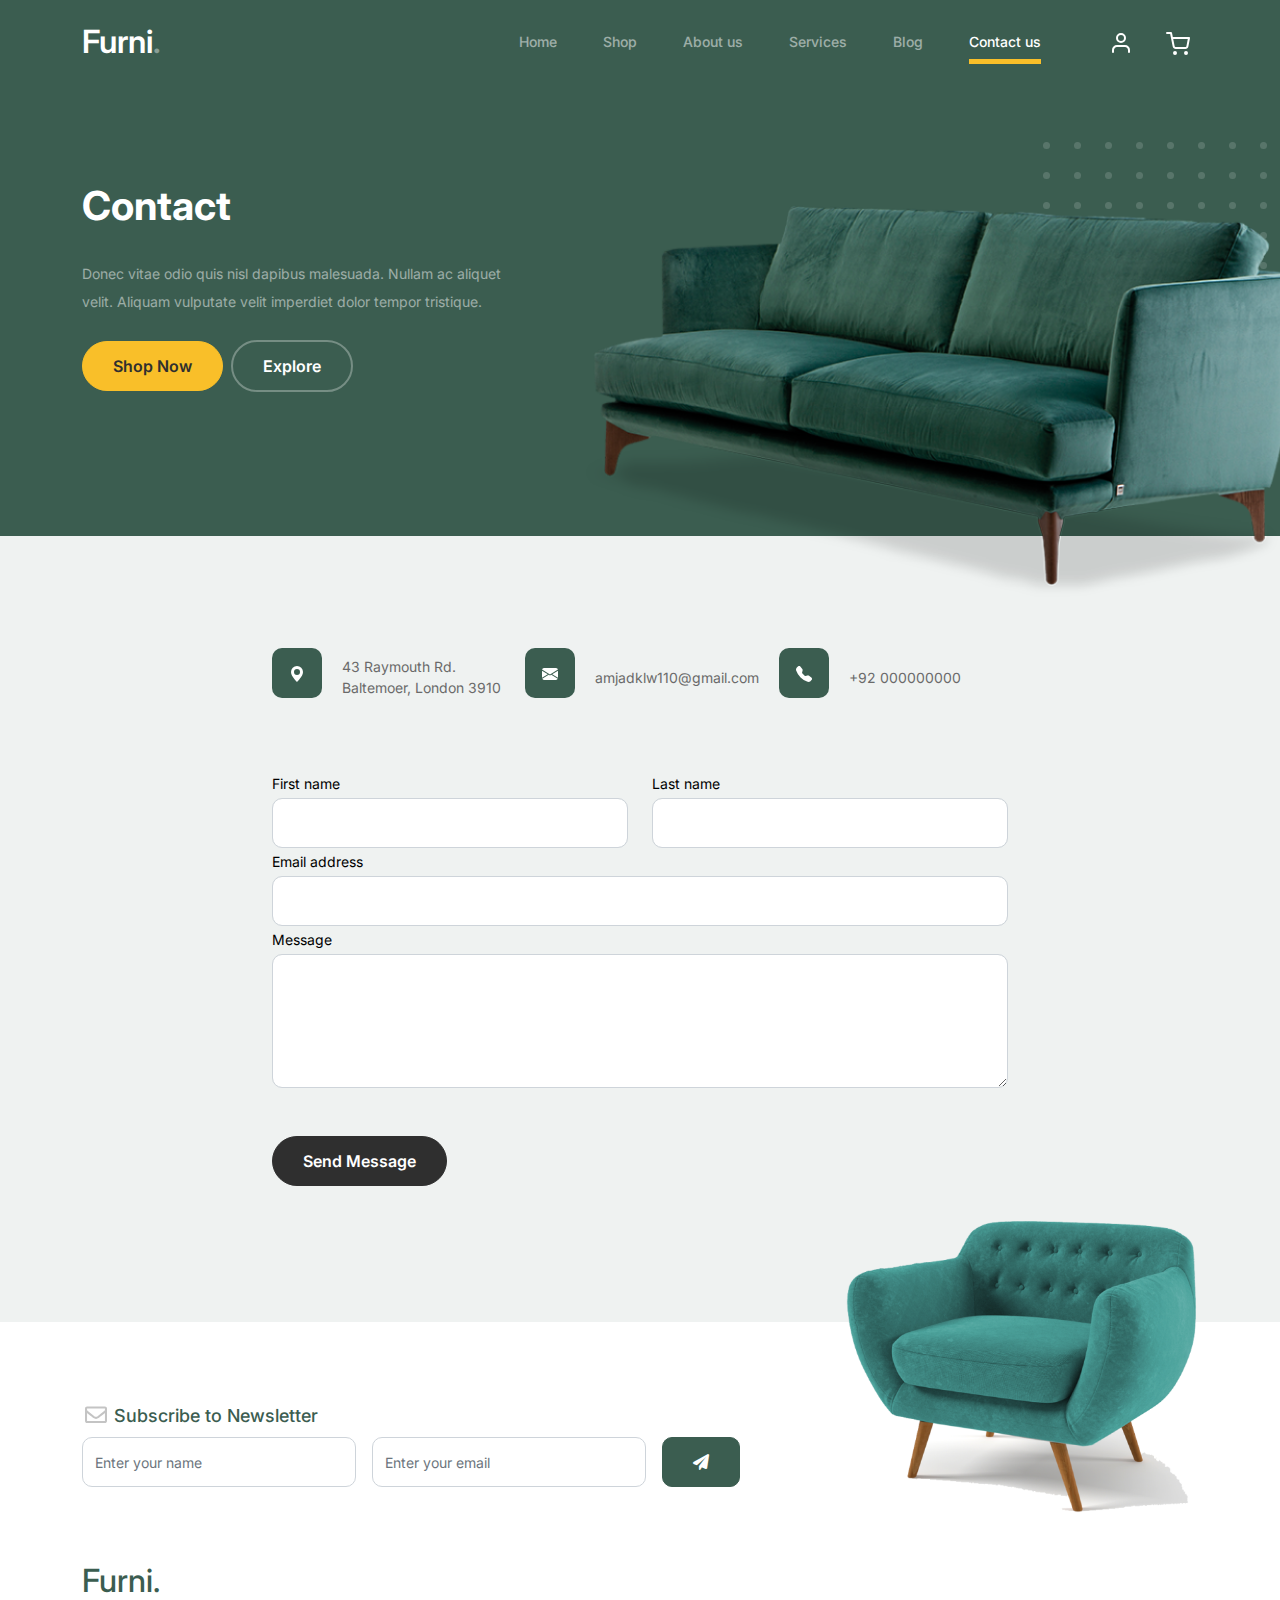
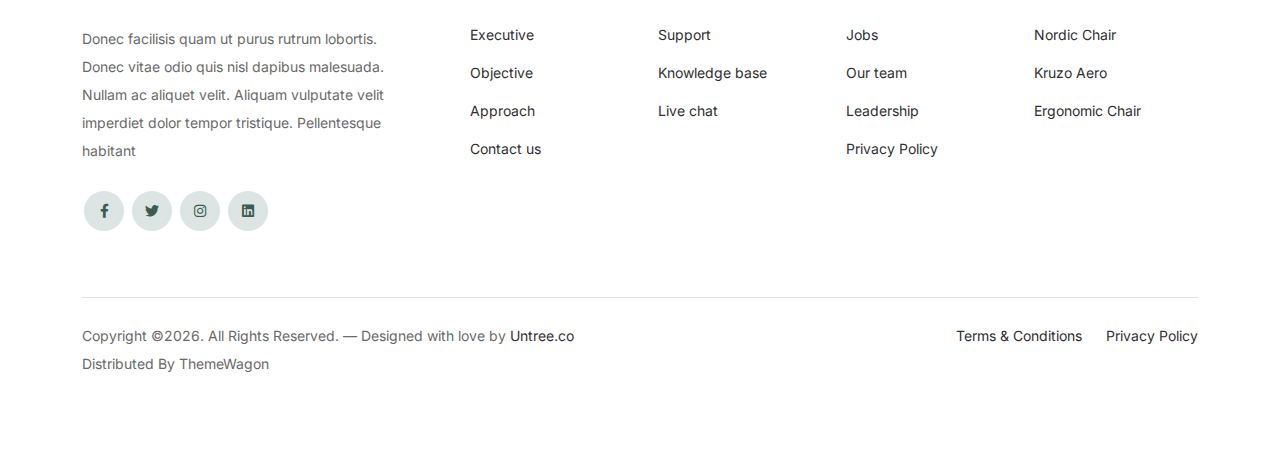
<file: contact.html>
<!-- /*
* Bootstrap 5
* Template Name: Furni
* Template Author: Untree.co
* Template URI: https://untree.co/
* License: https://creativecommons.org/licenses/by/3.0/
*/ -->
<!doctype html>
<html lang="en">
<head>
  <meta charset="utf-8">
  <meta name="viewport" content="width=device-width, initial-scale=1, shrink-to-fit=no">
  <meta name="author" content="Untree.co">
  <link rel="shortcut icon" href="favicon.png">

  <meta name="description" content="" />
  <meta name="keywords" content="bootstrap, bootstrap4" />

		<!-- Bootstrap CSS -->
		<link href="css/bootstrap.min.css" rel="stylesheet">
		<link href="https://cdnjs.cloudflare.com/ajax/libs/font-awesome/6.0.0-beta3/css/all.min.css" rel="stylesheet">
		<link href="css/tiny-slider.css" rel="stylesheet">
		<link href="css/style.css" rel="stylesheet">
		<title>Furni Free Bootstrap 5 Template for Furniture and Interior Design Websites by Untree.co </title>
	</head>

	<body>

		<!-- Start Header/Navigation -->
		<nav class="custom-navbar navbar navbar navbar-expand-md navbar-dark bg-dark" arial-label="Furni navigation bar">

			<div class="container">
				<a class="navbar-brand" href="index.html">Furni<span>.</span></a>

				<button class="navbar-toggler" type="button" data-bs-toggle="collapse" data-bs-target="#navbarsFurni" aria-controls="navbarsFurni" aria-expanded="false" aria-label="Toggle navigation">
					<span class="navbar-toggler-icon"></span>
				</button>

				<div class="collapse navbar-collapse" id="navbarsFurni">
					<ul class="custom-navbar-nav navbar-nav ms-auto mb-2 mb-md-0">
						<li class="nav-item">
							<a class="nav-link" href="index.html">Home</a>
						</li>
						<li><a class="nav-link" href="shop.html">Shop</a></li>
						<li><a class="nav-link" href="about.html">About us</a></li>
						<li><a class="nav-link" href="services.html">Services</a></li>
						<li><a class="nav-link" href="blog.html">Blog</a></li>
						<li class="active"><a class="nav-link" href="contact.html">Contact us</a></li>
					</ul>

					<ul class="custom-navbar-cta navbar-nav mb-2 mb-md-0 ms-5">
						<li><a class="nav-link" href="#"><img src="images/user.svg"></a></li>
						<li><a class="nav-link" href="cart.html"><img src="images/cart.svg"></a></li>
					</ul>
				</div>
			</div>
				
		</nav>
		<!-- End Header/Navigation -->

		<!-- Start Hero Section -->
			<div class="hero">
				<div class="container">
					<div class="row justify-content-between">
						<div class="col-lg-5">
							<div class="intro-excerpt">
								<h1>Contact</h1>
								<p class="mb-4">Donec vitae odio quis nisl dapibus malesuada. Nullam ac aliquet velit. Aliquam vulputate velit imperdiet dolor tempor tristique.</p>
								<p><a href="" class="btn btn-secondary me-2">Shop Now</a><a href="#" class="btn btn-white-outline">Explore</a></p>
							</div>
						</div>
						<div class="col-lg-7">
							<div class="hero-img-wrap">
								<img src="images/couch.png" class="img-fluid">
							</div>
						</div>
					</div>
				</div>
			</div>
		<!-- End Hero Section -->

		
		<!-- Start Contact Form -->
		<div class="untree_co-section">
      <div class="container">

        <div class="block">
          <div class="row justify-content-center">


            <div class="col-md-8 col-lg-8 pb-4">


              <div class="row mb-5">
                <div class="col-lg-4">
                  <div  class="service no-shadow align-items-center link horizontal d-flex active" data-aos="fade-left" data-aos-delay="0">
                    <div class="service-icon color-1 mb-4">
                      <svg xmlns="http://www.w3.org/2000/svg" width="16" height="16" fill="currentColor" class="bi bi-geo-alt-fill" viewBox="0 0 16 16">
                        <path d="M8 16s6-5.686 6-10A6 6 0 0 0 2 6c0 4.314 6 10 6 10zm0-7a3 3 0 1 1 0-6 3 3 0 0 1 0 6z"/>
                      </svg>
                    </div> <!-- /.icon -->
                    <div class="service-contents">
                      <p>43 Raymouth Rd. Baltemoer, London 3910</p>
                    </div> <!-- /.service-contents-->
                  </div> <!-- /.service -->
                </div>

                <div class="col-lg-4">
                  <div  class="service no-shadow align-items-center link horizontal d-flex active" data-aos="fade-left" data-aos-delay="0">
                    <div class="service-icon color-1 mb-4">
                      <svg xmlns="http://www.w3.org/2000/svg" width="16" height="16" fill="currentColor" class="bi bi-envelope-fill" viewBox="0 0 16 16">
                        <path d="M.05 3.555A2 2 0 0 1 2 2h12a2 2 0 0 1 1.95 1.555L8 8.414.05 3.555zM0 4.697v7.104l5.803-3.558L0 4.697zM6.761 8.83l-6.57 4.027A2 2 0 0 0 2 14h12a2 2 0 0 0 1.808-1.144l-6.57-4.027L8 9.586l-1.239-.757zm3.436-.586L16 11.801V4.697l-5.803 3.546z"/>
                      </svg>
                    </div> <!-- /.icon -->
                    <div class="service-contents">
                      <p>amjadklw110@gmail.com</p>
                    </div> <!-- /.service-contents-->
                  </div> <!-- /.service -->
                </div>

                <div class="col-lg-4">
                  <div  class="service no-shadow align-items-center link horizontal d-flex active" data-aos="fade-left" data-aos-delay="0">
                    <div class="service-icon color-1 mb-4">
                      <svg xmlns="http://www.w3.org/2000/svg" width="16" height="16" fill="currentColor" class="bi bi-telephone-fill" viewBox="0 0 16 16">
                        <path fill-rule="evenodd" d="M1.885.511a1.745 1.745 0 0 1 2.61.163L6.29 2.98c.329.423.445.974.315 1.494l-.547 2.19a.678.678 0 0 0 .178.643l2.457 2.457a.678.678 0 0 0 .644.178l2.189-.547a1.745 1.745 0 0 1 1.494.315l2.306 1.794c.829.645.905 1.87.163 2.611l-1.034 1.034c-.74.74-1.846 1.065-2.877.702a18.634 18.634 0 0 1-7.01-4.42 18.634 18.634 0 0 1-4.42-7.009c-.362-1.03-.037-2.137.703-2.877L1.885.511z"/>
                      </svg>
                    </div> <!-- /.icon -->
                    <div class="service-contents">
                      <p>+92 000000000</p>
                    </div> <!-- /.service-contents-->
                  </div> <!-- /.service -->
                </div>
              </div>

              <form>
                <div class="row">
                  <div class="col-6">
                    <div class="form-group">
                      <label class="text-black" for="fname">First name</label>
                      <input type="text" class="form-control" id="fname">
                    </div>
                  </div>
                  <div class="col-6">
                    <div class="form-group">
                      <label class="text-black" for="lname">Last name</label>
                      <input type="text" class="form-control" id="lname">
                    </div>
                  </div>
                </div>
                <div class="form-group">
                  <label class="text-black" for="email">Email address</label>
                  <input type="email" class="form-control" id="email">
                </div>

                <div class="form-group mb-5">
                  <label class="text-black" for="message">Message</label>
                  <textarea name="" class="form-control" id="message" cols="30" rows="5"></textarea>
                </div>

                <button type="submit" class="btn btn-primary-hover-outline">Send Message</button>
              </form>

            </div>

          </div>

        </div>

      </div>


    </div>
  </div>

  <!-- End Contact Form -->

		

		<!-- Start Footer Section -->
		<footer class="footer-section">
			<div class="container relative">

				<div class="sofa-img">
					<img src="images/sofa.png" alt="Image" class="img-fluid">
				</div>

				<div class="row">
					<div class="col-lg-8">
						<div class="subscription-form">
							<h3 class="d-flex align-items-center"><span class="me-1"><img src="images/envelope-outline.svg" alt="Image" class="img-fluid"></span><span>Subscribe to Newsletter</span></h3>

							<form action="#" class="row g-3">
								<div class="col-auto">
									<input type="text" class="form-control" placeholder="Enter your name">
								</div>
								<div class="col-auto">
									<input type="email" class="form-control" placeholder="Enter your email">
								</div>
								<div class="col-auto">
									<button class="btn btn-primary">
										<span class="fa fa-paper-plane"></span>
									</button>
								</div>
							</form>

						</div>
					</div>
				</div>

				<div class="row g-5 mb-5">
					<div class="col-lg-4">
						<div class="mb-4 footer-logo-wrap"><a href="#" class="footer-logo">Furni<span>.</span></a></div>
						<p class="mb-4">Donec facilisis quam ut purus rutrum lobortis. Donec vitae odio quis nisl dapibus malesuada. Nullam ac aliquet velit. Aliquam vulputate velit imperdiet dolor tempor tristique. Pellentesque habitant</p>

						<ul class="list-unstyled custom-social">
							<li><a href="#"><span class="fa fa-brands fa-facebook-f"></span></a></li>
							<li><a href="#"><span class="fa fa-brands fa-twitter"></span></a></li>
							<li><a href="#"><span class="fa fa-brands fa-instagram"></span></a></li>
							<li><a href="#"><span class="fa fa-brands fa-linkedin"></span></a></li>
						</ul>
					</div>

					<div class="col-lg-8">
						<div class="row links-wrap">
							<div class="col-6 col-sm-6 col-md-3">
								<ul class="list-unstyled">
									<li><a href="#">Executive <Summary></Summary></a></li>
									<li><a href="#">Objective</a></li>
									<li><a href="#">Approach</a></li>
									<li><a href="#">Contact us</a></li>
								</ul>
							</div>

							<div class="col-6 col-sm-6 col-md-3">
								<ul class="list-unstyled">
									<li><a href="#">Support</a></li>
									<li><a href="#">Knowledge base</a></li>
									<li><a href="#">Live chat</a></li>
								</ul>
							</div>

							<div class="col-6 col-sm-6 col-md-3">
								<ul class="list-unstyled">
									<li><a href="#">Jobs</a></li>
									<li><a href="#">Our team</a></li>
									<li><a href="#">Leadership</a></li>
									<li><a href="#">Privacy Policy</a></li>
								</ul>
							</div>

							<div class="col-6 col-sm-6 col-md-3">
								<ul class="list-unstyled">
									<li><a href="#">Nordic Chair</a></li>
									<li><a href="#">Kruzo Aero</a></li>
									<li><a href="#">Ergonomic Chair</a></li>
								</ul>
							</div>
						</div>
					</div>

				</div>

				<div class="border-top copyright">
					<div class="row pt-4">
						<div class="col-lg-6">
							<p class="mb-2 text-center text-lg-start">Copyright &copy;<script>document.write(new Date().getFullYear());</script>. All Rights Reserved. &mdash; Designed with love by <a href="https://untree.co">Untree.co</a> Distributed By <a hreff="https://themewagon.com">ThemeWagon</a>  <!-- License information: https://untree.co/license/ -->
            </p>
						</div>

						<div class="col-lg-6 text-center text-lg-end">
							<ul class="list-unstyled d-inline-flex ms-auto">
								<li class="me-4"><a href="#">Terms &amp; Conditions</a></li>
								<li><a href="#">Privacy Policy</a></li>
							</ul>
						</div>

					</div>
				</div>

			</div>
		</footer>
		<!-- End Footer Section -->	


		<script src="js/bootstrap.bundle.min.js"></script>
		<script src="js/tiny-slider.js"></script>
		<script src="js/custom.js"></script>
	</body>

</html>
</file>
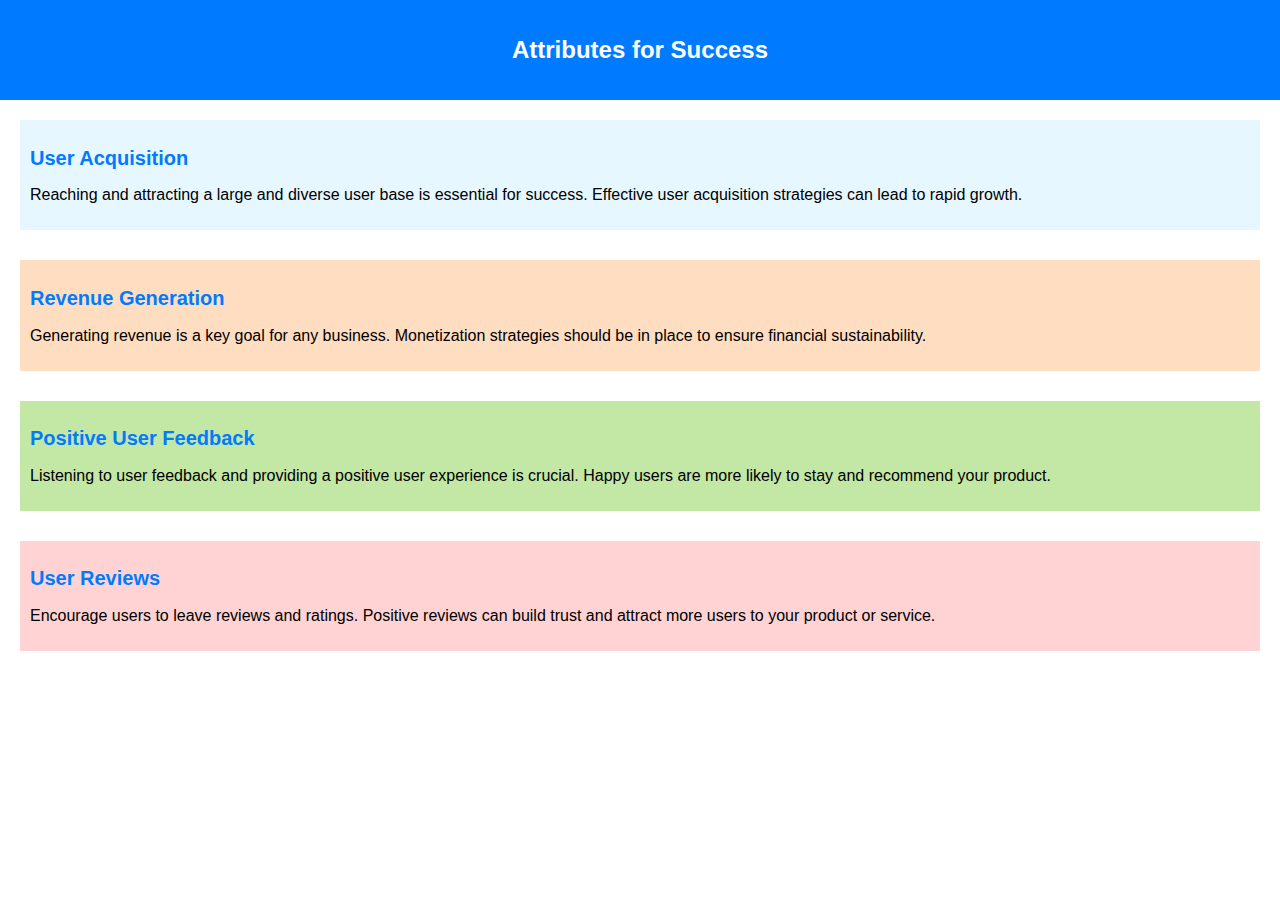
<file: result.html>
<!DOCTYPE html>
<html lang="en">
<head>
    <meta charset="UTF-8">
    <meta name="viewport" content="width=device-width, initial-scale=1.0">
    <link rel="stylesheet" href="result.css">
    <title>Result</title>
</head>
<body>
    <header>
        <h1>Attributes for Success</h1>
    </header>
    <main>
        <section id="user-acquisition">
            <h2>User Acquisition</h2>
            <p>Reaching and attracting a large and diverse user base is essential for success. Effective user acquisition strategies can lead to rapid growth.</p>
        </section>
        <section id="revenue-generation">
            <h2>Revenue Generation</h2>
            <p>Generating revenue is a key goal for any business. Monetization strategies should be in place to ensure financial sustainability.</p>
        </section>
        <section id="user-feedback">
            <h2>Positive User Feedback</h2>
            <p>Listening to user feedback and providing a positive user experience is crucial. Happy users are more likely to stay and recommend your product.</p>
        </section>
        <section id="reviews">
            <h2>User Reviews</h2>
            <p>Encourage users to leave reviews and ratings. Positive reviews can build trust and attract more users to your product or service.</p>
        </section>
    </main>
</body>
</html>
</file>
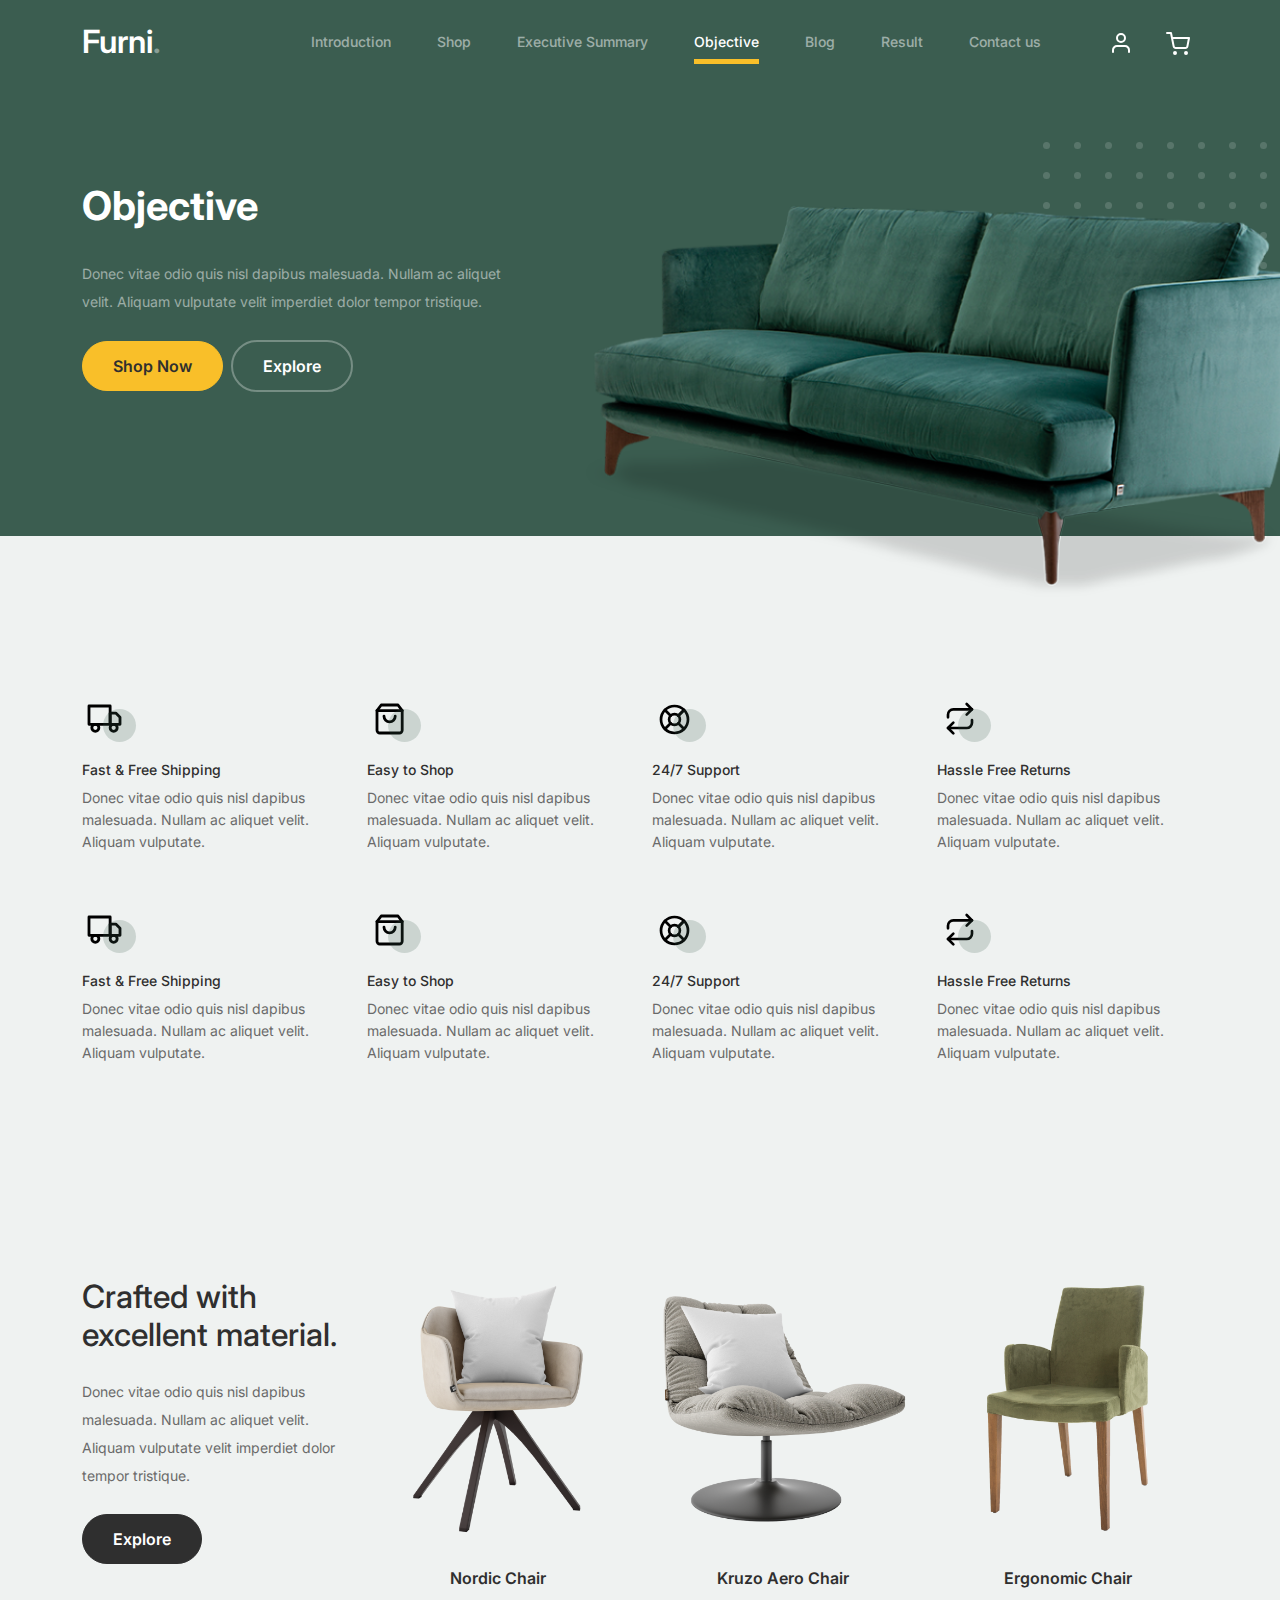
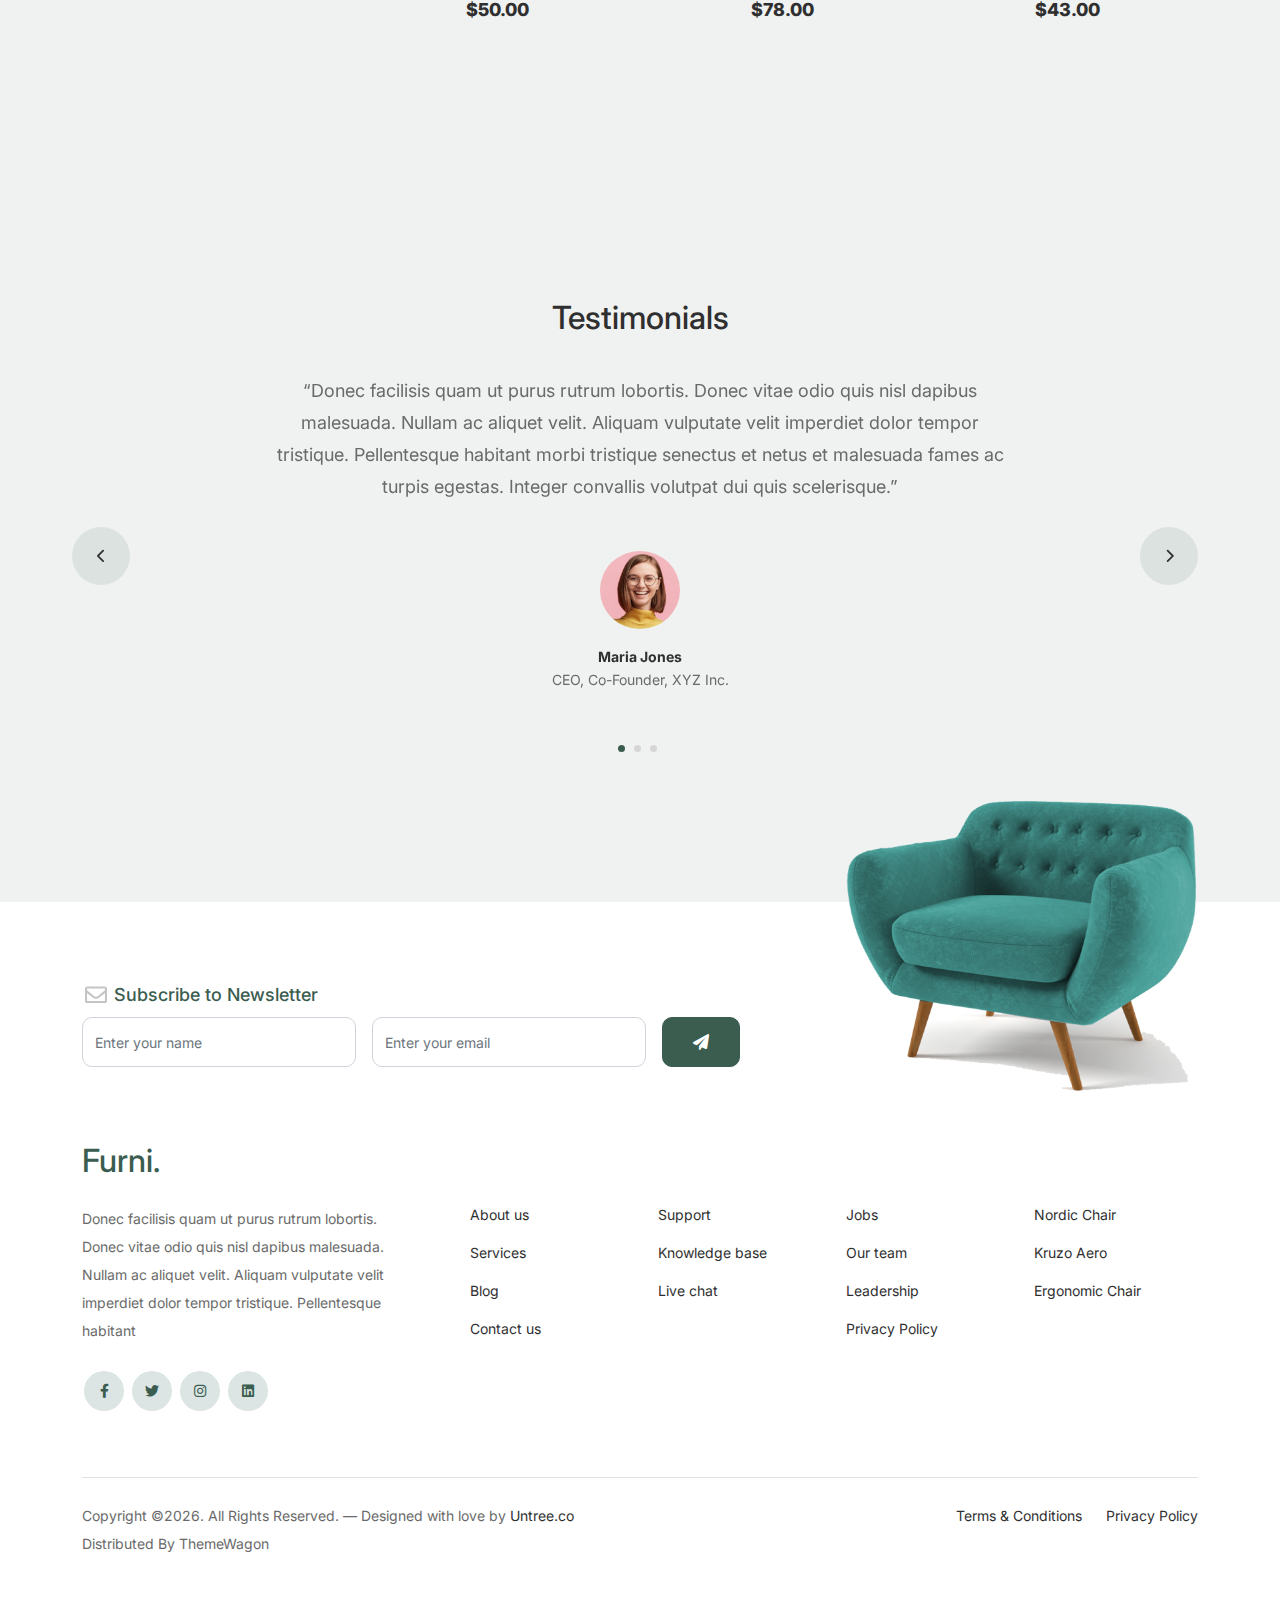
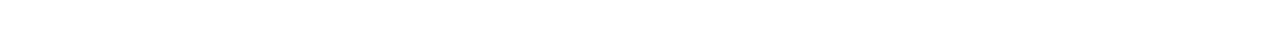
<file: services.html>
<!-- /*
* Bootstrap 5
* Template Name: Furni
* Template Author: Untree.co
* Template URI: https://untree.co/
* License: https://creativecommons.org/licenses/by/3.0/
*/ -->
<!doctype html>
<html lang="en">
<head>
  <meta charset="utf-8">
  <meta name="viewport" content="width=device-width, initial-scale=1, shrink-to-fit=no">
  <meta name="author" content="Untree.co">
  <link rel="shortcut icon" href="favicon.png">

  <meta name="description" content="" />
  <meta name="keywords" content="bootstrap, bootstrap4" />

		<!-- Bootstrap CSS -->
		<link href="css/bootstrap.min.css" rel="stylesheet">
		<link href="https://cdnjs.cloudflare.com/ajax/libs/font-awesome/6.0.0-beta3/css/all.min.css" rel="stylesheet">
		<link href="css/tiny-slider.css" rel="stylesheet">
		<link href="css/style.css" rel="stylesheet">
		<title>Furni Free Bootstrap 5 Template for Furniture and Interior Design Websites by Untree.co </title>
	</head>

	<body>

		<!-- Start Header/Navigation -->
		<nav class="custom-navbar navbar navbar navbar-expand-md navbar-dark bg-dark" arial-label="Furni navigation bar">

			<div class="container">
				<a class="navbar-brand" href="index.html">Furni<span>.</span></a>

				<button class="navbar-toggler" type="button" data-bs-toggle="collapse" data-bs-target="#navbarsFurni" aria-controls="navbarsFurni" aria-expanded="false" aria-label="Toggle navigation">
					<span class="navbar-toggler-icon"></span>
				</button>

				<div class="collapse navbar-collapse" id="navbarsFurni">
					<ul class="custom-navbar-nav navbar-nav ms-auto mb-2 mb-md-0">
						<li class="nav-item">
							<a class="nav-link" href="index.html">Introduction</a>
						</li>
						<li><a class="nav-link" href="shop.html">Shop</a></li>
						<li><a class="nav-link" href="about.html">Executive Summary</a></li>
						<li class="active"><a class="nav-link" href="services.html">Objective</a></li>
						<li><a class="nav-link" href="blog.html">Blog</a></li>
						<li><a class="nav-link" href="Result.html">Result</a></li>
						<li><a class="nav-link" href="contact.html">Contact us</a></li>
					</ul>

					<ul class="custom-navbar-cta navbar-nav mb-2 mb-md-0 ms-5">
						<li><a class="nav-link" href="#"><img src="images/user.svg"></a></li>
						<li><a class="nav-link" href="cart.html"><img src="images/cart.svg"></a></li>
					</ul>
				</div>
			</div>
				
		</nav>
		<!-- End Header/Navigation -->

		<!-- Start Hero Section -->
			<div class="hero">
				<div class="container">
					<div class="row justify-content-between">
						<div class="col-lg-5">
							<div class="intro-excerpt">
								<h1>Objective</h1>
								<p class="mb-4">Donec vitae odio quis nisl dapibus malesuada. Nullam ac aliquet velit. Aliquam vulputate velit imperdiet dolor tempor tristique.</p>
								<p><a href="" class="btn btn-secondary me-2">Shop Now</a><a href="#" class="btn btn-white-outline">Explore</a></p>
							</div>
						</div>
						<div class="col-lg-7">
							<div class="hero-img-wrap">
								<img src="images/couch.png" class="img-fluid">
							</div>
						</div>
					</div>
				</div>
			</div>
		<!-- End Hero Section -->

		

		<!-- Start Why Choose Us Section -->
		<div class="why-choose-section">
			<div class="container">
				
				
				<div class="row my-5">
					<div class="col-6 col-md-6 col-lg-3 mb-4">
						<div class="feature">
							<div class="icon">
								<img src="images/truck.svg" alt="Image" class="imf-fluid">
							</div>
							<h3>Fast &amp; Free Shipping</h3>
							<p>Donec vitae odio quis nisl dapibus malesuada. Nullam ac aliquet velit. Aliquam vulputate.</p>
						</div>
					</div>

					<div class="col-6 col-md-6 col-lg-3 mb-4">
						<div class="feature">
							<div class="icon">
								<img src="images/bag.svg" alt="Image" class="imf-fluid">
							</div>
							<h3>Easy to Shop</h3>
							<p>Donec vitae odio quis nisl dapibus malesuada. Nullam ac aliquet velit. Aliquam vulputate.</p>
						</div>
					</div>

					<div class="col-6 col-md-6 col-lg-3 mb-4">
						<div class="feature">
							<div class="icon">
								<img src="images/support.svg" alt="Image" class="imf-fluid">
							</div>
							<h3>24/7 Support</h3>
							<p>Donec vitae odio quis nisl dapibus malesuada. Nullam ac aliquet velit. Aliquam vulputate.</p>
						</div>
					</div>

					<div class="col-6 col-md-6 col-lg-3 mb-4">
						<div class="feature">
							<div class="icon">
								<img src="images/return.svg" alt="Image" class="imf-fluid">
							</div>
							<h3>Hassle Free Returns</h3>
							<p>Donec vitae odio quis nisl dapibus malesuada. Nullam ac aliquet velit. Aliquam vulputate.</p>
						</div>
					</div>

					<div class="col-6 col-md-6 col-lg-3 mb-4">
						<div class="feature">
							<div class="icon">
								<img src="images/truck.svg" alt="Image" class="imf-fluid">
							</div>
							<h3>Fast &amp; Free Shipping</h3>
							<p>Donec vitae odio quis nisl dapibus malesuada. Nullam ac aliquet velit. Aliquam vulputate.</p>
						</div>
					</div>

					<div class="col-6 col-md-6 col-lg-3 mb-4">
						<div class="feature">
							<div class="icon">
								<img src="images/bag.svg" alt="Image" class="imf-fluid">
							</div>
							<h3>Easy to Shop</h3>
							<p>Donec vitae odio quis nisl dapibus malesuada. Nullam ac aliquet velit. Aliquam vulputate.</p>
						</div>
					</div>

					<div class="col-6 col-md-6 col-lg-3 mb-4">
						<div class="feature">
							<div class="icon">
								<img src="images/support.svg" alt="Image" class="imf-fluid">
							</div>
							<h3>24/7 Support</h3>
							<p>Donec vitae odio quis nisl dapibus malesuada. Nullam ac aliquet velit. Aliquam vulputate.</p>
						</div>
					</div>

					<div class="col-6 col-md-6 col-lg-3 mb-4">
						<div class="feature">
							<div class="icon">
								<img src="images/return.svg" alt="Image" class="imf-fluid">
							</div>
							<h3>Hassle Free Returns</h3>
							<p>Donec vitae odio quis nisl dapibus malesuada. Nullam ac aliquet velit. Aliquam vulputate.</p>
						</div>
					</div>

				</div>
			
			</div>
		</div>
		<!-- End Why Choose Us Section -->

		<!-- Start Product Section -->
		<div class="product-section pt-0">
			<div class="container">
				<div class="row">

					<!-- Start Column 1 -->
					<div class="col-md-12 col-lg-3 mb-5 mb-lg-0">
						<h2 class="mb-4 section-title">Crafted with excellent material.</h2>
						<p class="mb-4">Donec vitae odio quis nisl dapibus malesuada. Nullam ac aliquet velit. Aliquam vulputate velit imperdiet dolor tempor tristique. </p>
						<p><a href="#" class="btn">Explore</a></p>
					</div> 
					<!-- End Column 1 -->

					<!-- Start Column 2 -->
					<div class="col-12 col-md-4 col-lg-3 mb-5 mb-md-0">
						<a class="product-item" href="#">
							<img src="images/product-1.png" class="img-fluid product-thumbnail">
							<h3 class="product-title">Nordic Chair</h3>
							<strong class="product-price">$50.00</strong>

							<span class="icon-cross">
								<img src="images/cross.svg" class="img-fluid">
							</span>
						</a>
					</div> 
					<!-- End Column 2 -->

					<!-- Start Column 3 -->
					<div class="col-12 col-md-4 col-lg-3 mb-5 mb-md-0">
						<a class="product-item" href="#">
							<img src="images/product-2.png" class="img-fluid product-thumbnail">
							<h3 class="product-title">Kruzo Aero Chair</h3>
							<strong class="product-price">$78.00</strong>

							<span class="icon-cross">
								<img src="images/cross.svg" class="img-fluid">
							</span>
						</a>
					</div>
					<!-- End Column 3 -->

					<!-- Start Column 4 -->
					<div class="col-12 col-md-4 col-lg-3 mb-5 mb-md-0">
						<a class="product-item" href="#">
							<img src="images/product-3.png" class="img-fluid product-thumbnail">
							<h3 class="product-title">Ergonomic Chair</h3>
							<strong class="product-price">$43.00</strong>

							<span class="icon-cross">
								<img src="images/cross.svg" class="img-fluid">
							</span>
						</a>
					</div>
					<!-- End Column 4 -->

				</div>
			</div>
		</div>
		<!-- End Product Section -->

		

		<!-- Start Testimonial Slider -->
		<div class="testimonial-section before-footer-section">
			<div class="container">
				<div class="row">
					<div class="col-lg-7 mx-auto text-center">
						<h2 class="section-title">Testimonials</h2>
					</div>
				</div>

				<div class="row justify-content-center">
					<div class="col-lg-12">
						<div class="testimonial-slider-wrap text-center">

							<div id="testimonial-nav">
								<span class="prev" data-controls="prev"><span class="fa fa-chevron-left"></span></span>
								<span class="next" data-controls="next"><span class="fa fa-chevron-right"></span></span>
							</div>

							<div class="testimonial-slider">
								
								<div class="item">
									<div class="row justify-content-center">
										<div class="col-lg-8 mx-auto">

											<div class="testimonial-block text-center">
												<blockquote class="mb-5">
													<p>&ldquo;Donec facilisis quam ut purus rutrum lobortis. Donec vitae odio quis nisl dapibus malesuada. Nullam ac aliquet velit. Aliquam vulputate velit imperdiet dolor tempor tristique. Pellentesque habitant morbi tristique senectus et netus et malesuada fames ac turpis egestas. Integer convallis volutpat dui quis scelerisque.&rdquo;</p>
												</blockquote>

												<div class="author-info">
													<div class="author-pic">
														<img src="images/person-1.png" alt="Maria Jones" class="img-fluid">
													</div>
													<h3 class="font-weight-bold">Maria Jones</h3>
													<span class="position d-block mb-3">CEO, Co-Founder, XYZ Inc.</span>
												</div>
											</div>

										</div>
									</div>
								</div> 
								<!-- END item -->

								<div class="item">
									<div class="row justify-content-center">
										<div class="col-lg-8 mx-auto">

											<div class="testimonial-block text-center">
												<blockquote class="mb-5">
													<p>&ldquo;Donec facilisis quam ut purus rutrum lobortis. Donec vitae odio quis nisl dapibus malesuada. Nullam ac aliquet velit. Aliquam vulputate velit imperdiet dolor tempor tristique. Pellentesque habitant morbi tristique senectus et netus et malesuada fames ac turpis egestas. Integer convallis volutpat dui quis scelerisque.&rdquo;</p>
												</blockquote>

												<div class="author-info">
													<div class="author-pic">
														<img src="images/person-1.png" alt="Maria Jones" class="img-fluid">
													</div>
													<h3 class="font-weight-bold">Maria Jones</h3>
													<span class="position d-block mb-3">CEO, Co-Founder, XYZ Inc.</span>
												</div>
											</div>

										</div>
									</div>
								</div> 
								<!-- END item -->

								<div class="item">
									<div class="row justify-content-center">
										<div class="col-lg-8 mx-auto">

											<div class="testimonial-block text-center">
												<blockquote class="mb-5">
													<p>&ldquo;Donec facilisis quam ut purus rutrum lobortis. Donec vitae odio quis nisl dapibus malesuada. Nullam ac aliquet velit. Aliquam vulputate velit imperdiet dolor tempor tristique. Pellentesque habitant morbi tristique senectus et netus et malesuada fames ac turpis egestas. Integer convallis volutpat dui quis scelerisque.&rdquo;</p>
												</blockquote>

												<div class="author-info">
													<div class="author-pic">
														<img src="images/person-1.png" alt="Maria Jones" class="img-fluid">
													</div>
													<h3 class="font-weight-bold">Maria Jones</h3>
													<span class="position d-block mb-3">CEO, Co-Founder, XYZ Inc.</span>
												</div>
											</div>

										</div>
									</div>
								</div> 
								<!-- END item -->

							</div>

						</div>
					</div>
				</div>
			</div>
		</div>
		<!-- End Testimonial Slider -->

		

		<!-- Start Footer Section -->
		<footer class="footer-section">
			<div class="container relative">

				<div class="sofa-img">
					<img src="images/sofa.png" alt="Image" class="img-fluid">
				</div>

				<div class="row">
					<div class="col-lg-8">
						<div class="subscription-form">
							<h3 class="d-flex align-items-center"><span class="me-1"><img src="images/envelope-outline.svg" alt="Image" class="img-fluid"></span><span>Subscribe to Newsletter</span></h3>

							<form action="#" class="row g-3">
								<div class="col-auto">
									<input type="text" class="form-control" placeholder="Enter your name">
								</div>
								<div class="col-auto">
									<input type="email" class="form-control" placeholder="Enter your email">
								</div>
								<div class="col-auto">
									<button class="btn btn-primary">
										<span class="fa fa-paper-plane"></span>
									</button>
								</div>
							</form>

						</div>
					</div>
				</div>

				<div class="row g-5 mb-5">
					<div class="col-lg-4">
						<div class="mb-4 footer-logo-wrap"><a href="#" class="footer-logo">Furni<span>.</span></a></div>
						<p class="mb-4">Donec facilisis quam ut purus rutrum lobortis. Donec vitae odio quis nisl dapibus malesuada. Nullam ac aliquet velit. Aliquam vulputate velit imperdiet dolor tempor tristique. Pellentesque habitant</p>

						<ul class="list-unstyled custom-social">
							<li><a href="#"><span class="fa fa-brands fa-facebook-f"></span></a></li>
							<li><a href="#"><span class="fa fa-brands fa-twitter"></span></a></li>
							<li><a href="#"><span class="fa fa-brands fa-instagram"></span></a></li>
							<li><a href="#"><span class="fa fa-brands fa-linkedin"></span></a></li>
						</ul>
					</div>

					<div class="col-lg-8">
						<div class="row links-wrap">
							<div class="col-6 col-sm-6 col-md-3">
								<ul class="list-unstyled">
									<li><a href="#">About us</a></li>
									<li><a href="#">Services</a></li>
									<li><a href="#">Blog</a></li>
									<li><a href="#">Contact us</a></li>
								</ul>
							</div>

							<div class="col-6 col-sm-6 col-md-3">
								<ul class="list-unstyled">
									<li><a href="#">Support</a></li>
									<li><a href="#">Knowledge base</a></li>
									<li><a href="#">Live chat</a></li>
								</ul>
							</div>

							<div class="col-6 col-sm-6 col-md-3">
								<ul class="list-unstyled">
									<li><a href="#">Jobs</a></li>
									<li><a href="#">Our team</a></li>
									<li><a href="#">Leadership</a></li>
									<li><a href="#">Privacy Policy</a></li>
								</ul>
							</div>

							<div class="col-6 col-sm-6 col-md-3">
								<ul class="list-unstyled">
									<li><a href="#">Nordic Chair</a></li>
									<li><a href="#">Kruzo Aero</a></li>
									<li><a href="#">Ergonomic Chair</a></li>
								</ul>
							</div>
						</div>
					</div>

				</div>

				<div class="border-top copyright">
					<div class="row pt-4">
						<div class="col-lg-6">
							<p class="mb-2 text-center text-lg-start">Copyright &copy;<script>document.write(new Date().getFullYear());</script>. All Rights Reserved. &mdash; Designed with love by <a href="https://untree.co">Untree.co</a> Distributed By <a hreff="https://themewagon.com">ThemeWagon</a> <!-- License information: https://untree.co/license/ -->
            </p>
						</div>

						<div class="col-lg-6 text-center text-lg-end">
							<ul class="list-unstyled d-inline-flex ms-auto">
								<li class="me-4"><a href="#">Terms &amp; Conditions</a></li>
								<li><a href="#">Privacy Policy</a></li>
							</ul>
						</div>

					</div>
				</div>

			</div>
		</footer>
		<!-- End Footer Section -->	


		<script src="js/bootstrap.bundle.min.js"></script>
		<script src="js/tiny-slider.js"></script>
		<script src="js/custom.js"></script>
	</body>

</html>
</file>
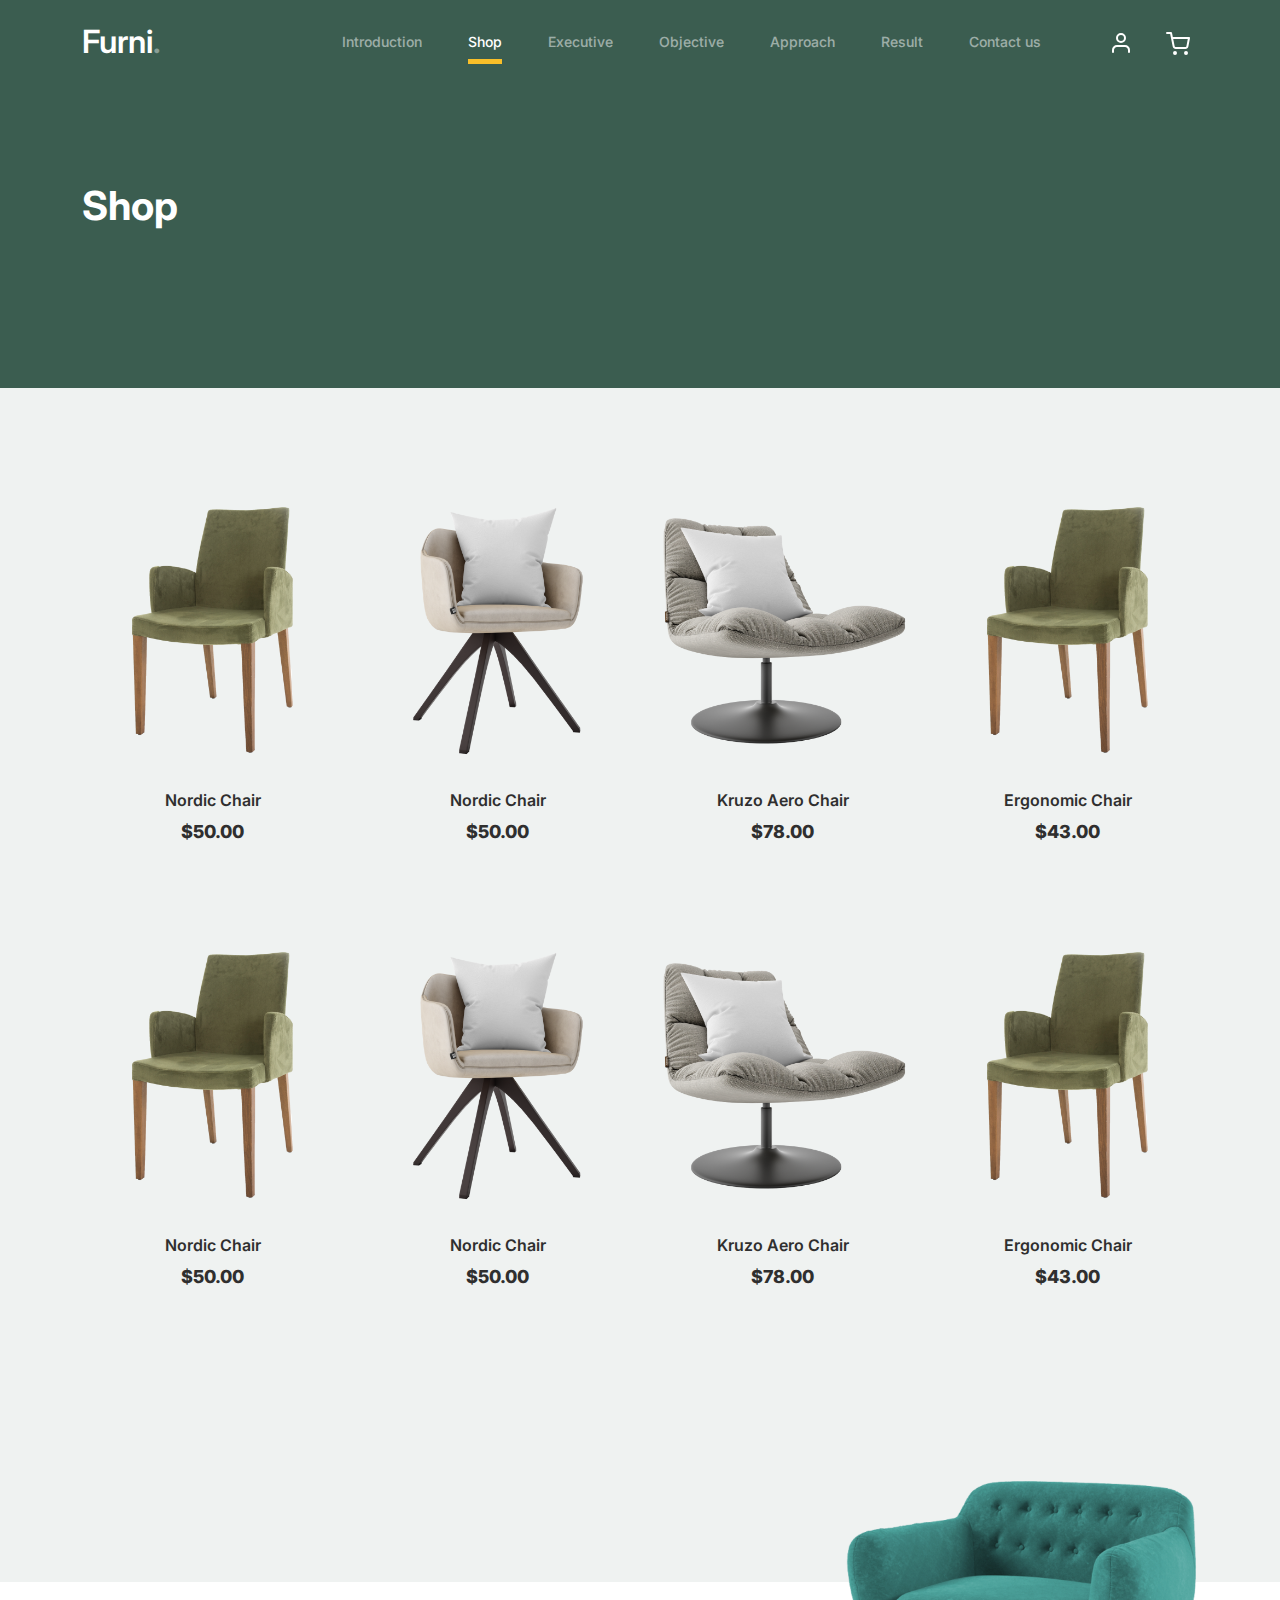
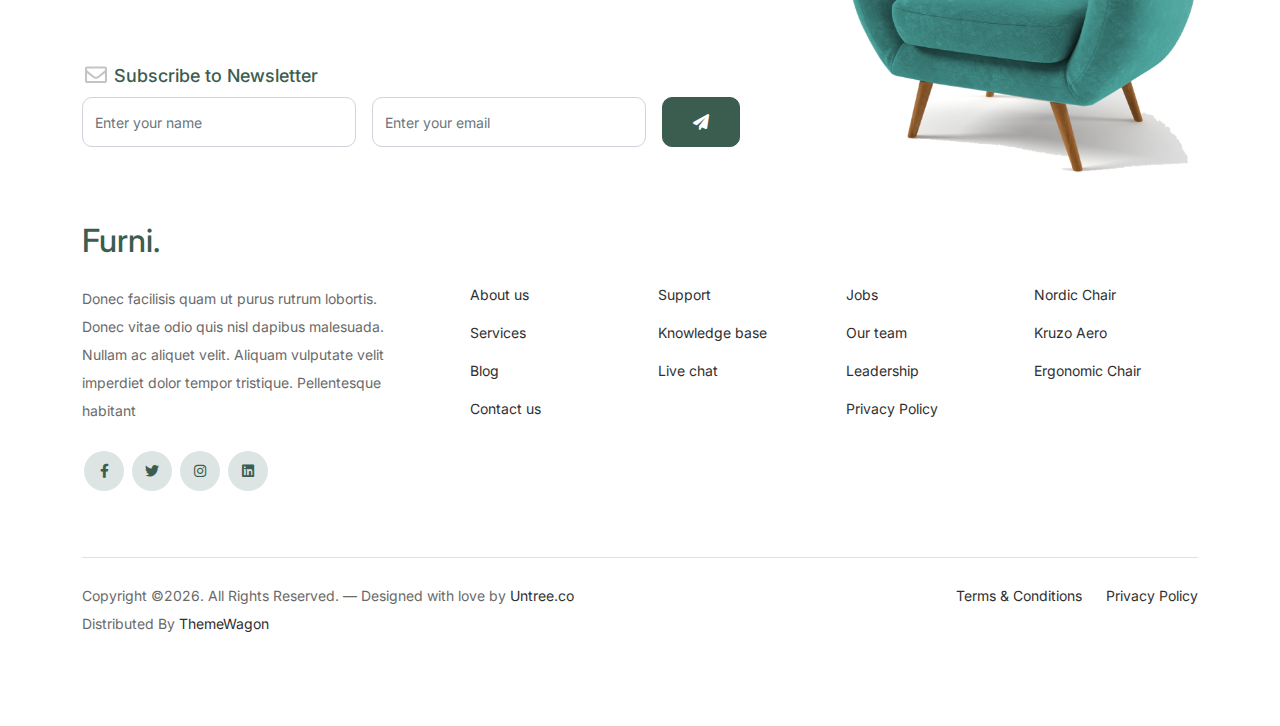
<file: shop.html>
<!-- /*
* Bootstrap 5
* Template Name: Furni
* Template Author: Untree.co
* Template URI: https://untree.co/
* License: https://creativecommons.org/licenses/by/3.0/
*/ -->
<!doctype html>
<html lang="en">
<head>
  <meta charset="utf-8">
  <meta name="viewport" content="width=device-width, initial-scale=1, shrink-to-fit=no">
  <meta name="author" content="Untree.co">
  <link rel="shortcut icon" href="favicon.png">

  <meta name="description" content="" />
  <meta name="keywords" content="bootstrap, bootstrap4" />

		<!-- Bootstrap CSS -->
		<link href="css/bootstrap.min.css" rel="stylesheet">
		<link href="https://cdnjs.cloudflare.com/ajax/libs/font-awesome/6.0.0-beta3/css/all.min.css" rel="stylesheet">
		<link href="css/tiny-slider.css" rel="stylesheet">
		<link href="css/style.css" rel="stylesheet">
		<title>Furni Free Bootstrap 5 Template for Furniture and Interior Design Websites by Untree.co </title>
	</head>

	<body>

		<!-- Start Header/Navigation -->
		<nav class="custom-navbar navbar navbar navbar-expand-md navbar-dark bg-dark" arial-label="Furni navigation bar">

			<div class="container">
				<a class="navbar-brand" href="index.html">Furni<span>.</span></a>

				<button class="navbar-toggler" type="button" data-bs-toggle="collapse" data-bs-target="#navbarsFurni" aria-controls="navbarsFurni" aria-expanded="false" aria-label="Toggle navigation">
					<span class="navbar-toggler-icon"></span>
				</button>

				<div class="collapse navbar-collapse" id="navbarsFurni">
					<ul class="custom-navbar-nav navbar-nav ms-auto mb-2 mb-md-0">
						<li class="nav-item ">
							<a class="nav-link" href="index.html">Introduction</a>
						</li>
						<li class="active"><a class="nav-link" href="shop.html">Shop</a></li>
						<li><a class="nav-link" href="about.html">Executive <Summary></Summary></a></li>
						<li><a class="nav-link" href="services.html">Objective</a></li>
						<li><a class="nav-link" href="blog.html">Approach</a></li>
						<li><a class="nav-link" href="Result.html">Result</a></li>
						<li><a class="nav-link" href="contact.html">Contact us</a></li>
					</ul>

					<ul class="custom-navbar-cta navbar-nav mb-2 mb-md-0 ms-5">
						<li><a class="nav-link" href="#"><img src="images/user.svg"></a></li>
						<li><a class="nav-link" href="cart.html"><img src="images/cart.svg"></a></li>
					</ul>
				</div>
			</div>
				
		</nav>
		<!-- End Header/Navigation -->

		<!-- Start Hero Section -->
			<div class="hero">
				<div class="container">
					<div class="row justify-content-between">
						<div class="col-lg-5">
							<div class="intro-excerpt">
								<h1>Shop</h1>
							</div>
						</div>
						<div class="col-lg-7">
							
						</div>
					</div>
				</div>
			</div>
		<!-- End Hero Section -->

		

		<div class="untree_co-section product-section before-footer-section">
		    <div class="container">
		      	<div class="row">

		      		<!-- Start Column 1 -->
					<div class="col-12 col-md-4 col-lg-3 mb-5">
						<a class="product-item" href="#">
							<img src="images/product-3.png" class="img-fluid product-thumbnail">
							<h3 class="product-title">Nordic Chair</h3>
							<strong class="product-price">$50.00</strong>

							<span class="icon-cross">
								<img src="images/cross.svg" class="img-fluid">
							</span>
						</a>
					</div> 
					<!-- End Column 1 -->
						
					<!-- Start Column 2 -->
					<div class="col-12 col-md-4 col-lg-3 mb-5">
						<a class="product-item" href="#">
							<img src="images/product-1.png" class="img-fluid product-thumbnail">
							<h3 class="product-title">Nordic Chair</h3>
							<strong class="product-price">$50.00</strong>

							<span class="icon-cross">
								<img src="images/cross.svg" class="img-fluid">
							</span>
						</a>
					</div> 
					<!-- End Column 2 -->

					<!-- Start Column 3 -->
					<div class="col-12 col-md-4 col-lg-3 mb-5">
						<a class="product-item" href="#">
							<img src="images/product-2.png" class="img-fluid product-thumbnail">
							<h3 class="product-title">Kruzo Aero Chair</h3>
							<strong class="product-price">$78.00</strong>

							<span class="icon-cross">
								<img src="images/cross.svg" class="img-fluid">
							</span>
						</a>
					</div>
					<!-- End Column 3 -->

					<!-- Start Column 4 -->
					<div class="col-12 col-md-4 col-lg-3 mb-5">
						<a class="product-item" href="#">
							<img src="images/product-3.png" class="img-fluid product-thumbnail">
							<h3 class="product-title">Ergonomic Chair</h3>
							<strong class="product-price">$43.00</strong>

							<span class="icon-cross">
								<img src="images/cross.svg" class="img-fluid">
							</span>
						</a>
					</div>
					<!-- End Column 4 -->


					<!-- Start Column 1 -->
					<div class="col-12 col-md-4 col-lg-3 mb-5">
						<a class="product-item" href="#">
							<img src="images/product-3.png" class="img-fluid product-thumbnail">
							<h3 class="product-title">Nordic Chair</h3>
							<strong class="product-price">$50.00</strong>

							<span class="icon-cross">
								<img src="images/cross.svg" class="img-fluid">
							</span>
						</a>
					</div> 
					<!-- End Column 1 -->
						
					<!-- Start Column 2 -->
					<div class="col-12 col-md-4 col-lg-3 mb-5">
						<a class="product-item" href="#">
							<img src="images/product-1.png" class="img-fluid product-thumbnail">
							<h3 class="product-title">Nordic Chair</h3>
							<strong class="product-price">$50.00</strong>

							<span class="icon-cross">
								<img src="images/cross.svg" class="img-fluid">
							</span>
						</a>
					</div> 
					<!-- End Column 2 -->

					<!-- Start Column 3 -->
					<div class="col-12 col-md-4 col-lg-3 mb-5">
						<a class="product-item" href="#">
							<img src="images/product-2.png" class="img-fluid product-thumbnail">
							<h3 class="product-title">Kruzo Aero Chair</h3>
							<strong class="product-price">$78.00</strong>

							<span class="icon-cross">
								<img src="images/cross.svg" class="img-fluid">
							</span>
						</a>
					</div>
					<!-- End Column 3 -->

					<!-- Start Column 4 -->
					<div class="col-12 col-md-4 col-lg-3 mb-5">
						<a class="product-item" href="#">
							<img src="images/product-3.png" class="img-fluid product-thumbnail">
							<h3 class="product-title">Ergonomic Chair</h3>
							<strong class="product-price">$43.00</strong>

							<span class="icon-cross">
								<img src="images/cross.svg" class="img-fluid">
							</span>
						</a>
					</div>
					<!-- End Column 4 -->

		      	</div>
		    </div>
		</div>


		<!-- Start Footer Section -->
		<footer class="footer-section">
			<div class="container relative">

				<div class="sofa-img">
					<img src="images/sofa.png" alt="Image" class="img-fluid">
				</div>

				<div class="row">
					<div class="col-lg-8">
						<div class="subscription-form">
							<h3 class="d-flex align-items-center"><span class="me-1"><img src="images/envelope-outline.svg" alt="Image" class="img-fluid"></span><span>Subscribe to Newsletter</span></h3>

							<form action="#" class="row g-3">
								<div class="col-auto">
									<input type="text" class="form-control" placeholder="Enter your name">
								</div>
								<div class="col-auto">
									<input type="email" class="form-control" placeholder="Enter your email">
								</div>
								<div class="col-auto">
									<button class="btn btn-primary">
										<span class="fa fa-paper-plane"></span>
									</button>
								</div>
							</form>

						</div>
					</div>
				</div>

				<div class="row g-5 mb-5">
					<div class="col-lg-4">
						<div class="mb-4 footer-logo-wrap"><a href="#" class="footer-logo">Furni<span>.</span></a></div>
						<p class="mb-4">Donec facilisis quam ut purus rutrum lobortis. Donec vitae odio quis nisl dapibus malesuada. Nullam ac aliquet velit. Aliquam vulputate velit imperdiet dolor tempor tristique. Pellentesque habitant</p>

						<ul class="list-unstyled custom-social">
							<li><a href="#"><span class="fa fa-brands fa-facebook-f"></span></a></li>
							<li><a href="#"><span class="fa fa-brands fa-twitter"></span></a></li>
							<li><a href="#"><span class="fa fa-brands fa-instagram"></span></a></li>
							<li><a href="#"><span class="fa fa-brands fa-linkedin"></span></a></li>
						</ul>
					</div>

					<div class="col-lg-8">
						<div class="row links-wrap">
							<div class="col-6 col-sm-6 col-md-3">
								<ul class="list-unstyled">
									<li><a href="#">About us</a></li>
									<li><a href="#">Services</a></li>
									<li><a href="#">Blog</a></li>
									<li><a href="#">Contact us</a></li>
								</ul>
							</div>

							<div class="col-6 col-sm-6 col-md-3">
								<ul class="list-unstyled">
									<li><a href="#">Support</a></li>
									<li><a href="#">Knowledge base</a></li>
									<li><a href="#">Live chat</a></li>
								</ul>
							</div>

							<div class="col-6 col-sm-6 col-md-3">
								<ul class="list-unstyled">
									<li><a href="#">Jobs</a></li>
									<li><a href="#">Our team</a></li>
									<li><a href="#">Leadership</a></li>
									<li><a href="#">Privacy Policy</a></li>
								</ul>
							</div>

							<div class="col-6 col-sm-6 col-md-3">
								<ul class="list-unstyled">
									<li><a href="#">Nordic Chair</a></li>
									<li><a href="#">Kruzo Aero</a></li>
									<li><a href="#">Ergonomic Chair</a></li>
								</ul>
							</div>
						</div>
					</div>

				</div>

				<div class="border-top copyright">
					<div class="row pt-4">
						<div class="col-lg-6">
							<p class="mb-2 text-center text-lg-start">Copyright &copy;<script>document.write(new Date().getFullYear());</script>. All Rights Reserved. &mdash; Designed with love by <a href="https://untree.co">Untree.co</a>  Distributed By <a href="https://themewagon.com">ThemeWagon</a> <!-- License information: https://untree.co/license/ -->
            </p>
						</div>

						<div class="col-lg-6 text-center text-lg-end">
							<ul class="list-unstyled d-inline-flex ms-auto">
								<li class="me-4"><a href="#">Terms &amp; Conditions</a></li>
								<li><a href="#">Privacy Policy</a></li>
							</ul>
						</div>

					</div>
				</div>

			</div>
		</footer>
		<!-- End Footer Section -->	


		<script src="js/bootstrap.bundle.min.js"></script>
		<script src="js/tiny-slider.js"></script>
		<script src="js/custom.js"></script>
	</body>

</html>
</file>
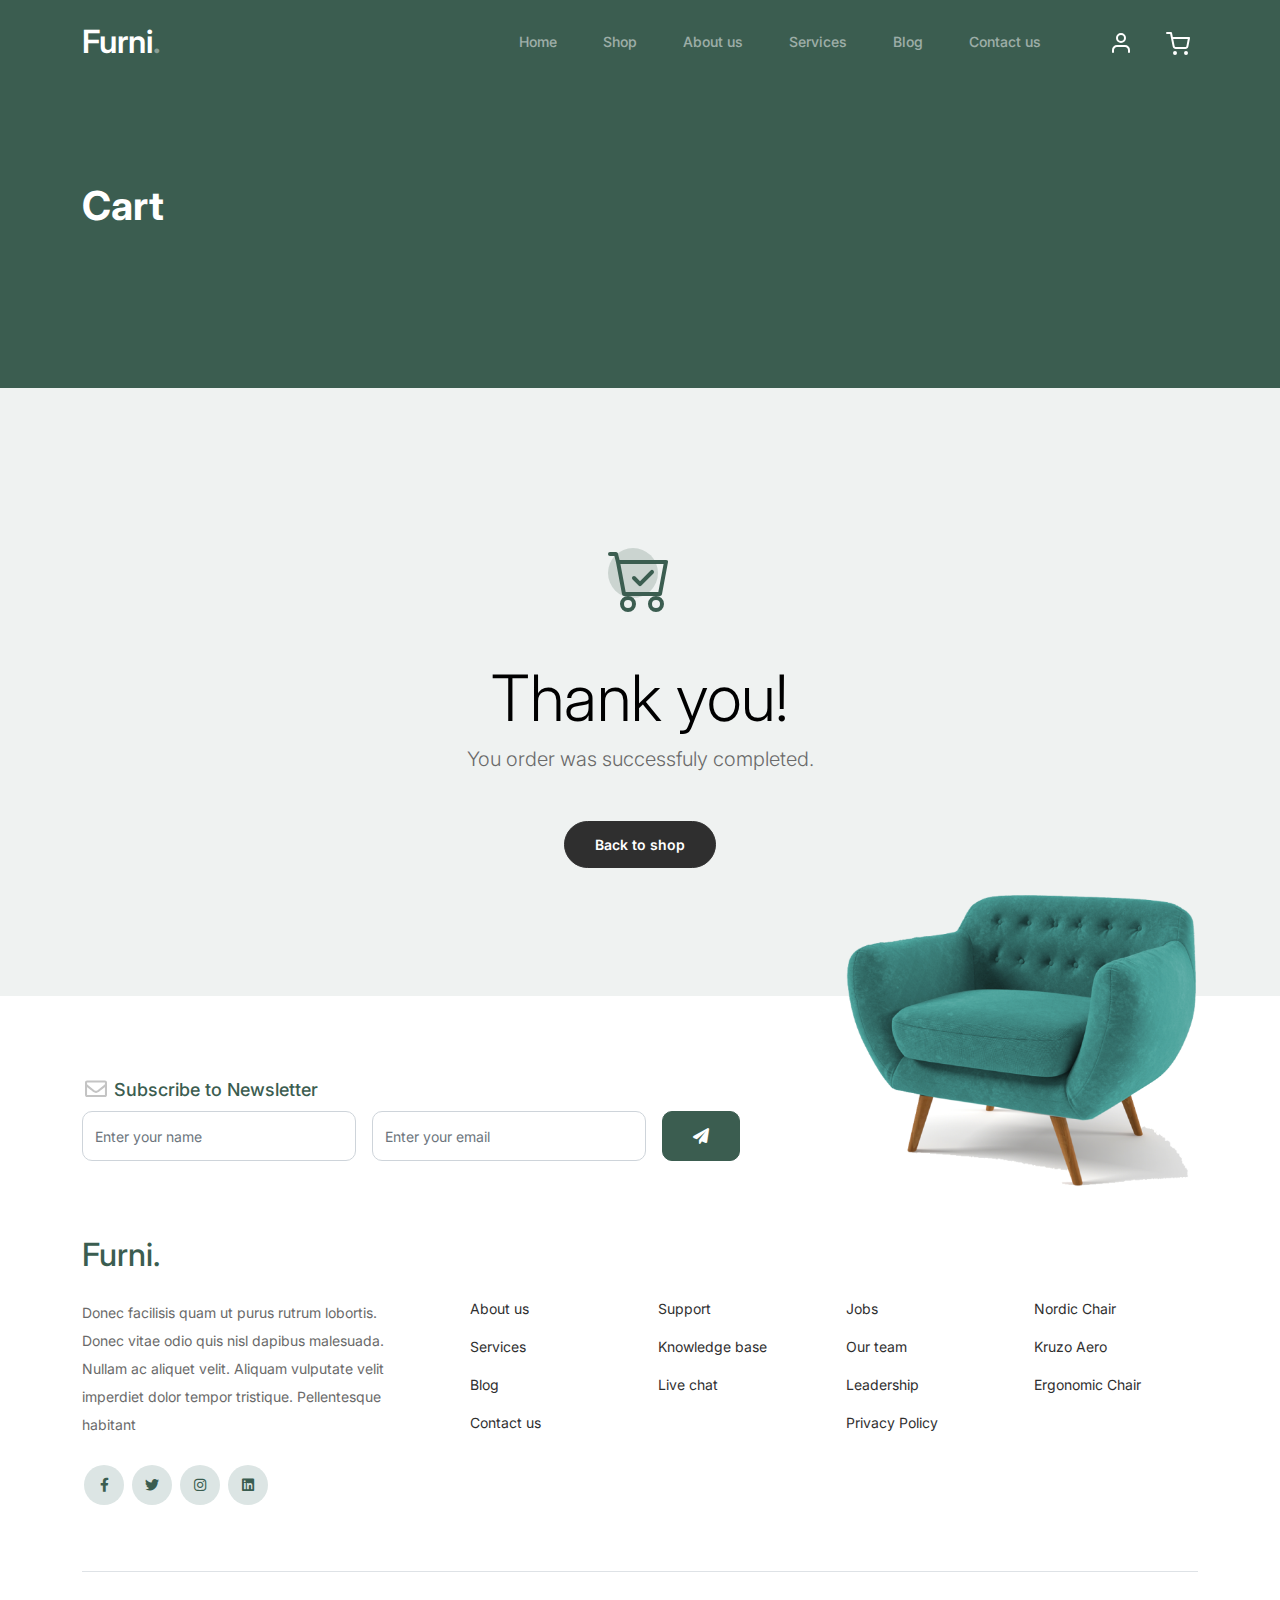
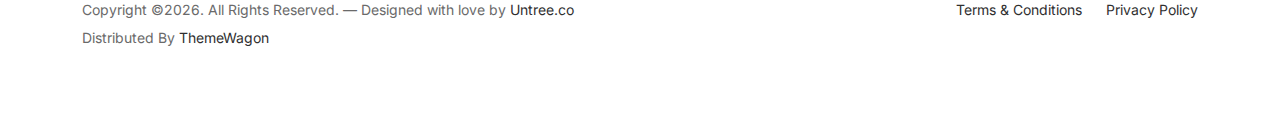
<file: thankyou.html>
<!-- /*
* Bootstrap 5
* Template Name: Furni
* Template Author: Untree.co
* Template URI: https://untree.co/
* License: https://creativecommons.org/licenses/by/3.0/
*/ -->
<!doctype html>
<html lang="en">
<head>
  <meta charset="utf-8">
  <meta name="viewport" content="width=device-width, initial-scale=1, shrink-to-fit=no">
  <meta name="author" content="Untree.co">
  <link rel="shortcut icon" href="favicon.png">

  <meta name="description" content="" />
  <meta name="keywords" content="bootstrap, bootstrap4" />

		<!-- Bootstrap CSS -->
		<link href="css/bootstrap.min.css" rel="stylesheet">
		<link href="https://cdnjs.cloudflare.com/ajax/libs/font-awesome/6.0.0-beta3/css/all.min.css" rel="stylesheet">
		<link href="css/tiny-slider.css" rel="stylesheet">
		<link href="css/style.css" rel="stylesheet">
		<title>Furni Free Bootstrap 5 Template for Furniture and Interior Design Websites by Untree.co </title>
	</head>

	<body>

		<!-- Start Header/Navigation -->
		<nav class="custom-navbar navbar navbar navbar-expand-md navbar-dark bg-dark" arial-label="Furni navigation bar">

			<div class="container">
				<a class="navbar-brand" href="index.html">Furni<span>.</span></a>

				<button class="navbar-toggler" type="button" data-bs-toggle="collapse" data-bs-target="#navbarsFurni" aria-controls="navbarsFurni" aria-expanded="false" aria-label="Toggle navigation">
					<span class="navbar-toggler-icon"></span>
				</button>

				<div class="collapse navbar-collapse" id="navbarsFurni">
					<ul class="custom-navbar-nav navbar-nav ms-auto mb-2 mb-md-0">
						<li class="nav-item ">
							<a class="nav-link" href="index.html">Home</a>
						</li>
						<li><a class="nav-link" href="shop.html">Shop</a></li>
						<li><a class="nav-link" href="about.html">About us</a></li>
						<li><a class="nav-link" href="services.html">Services</a></li>
						<li><a class="nav-link" href="blog.html">Blog</a></li>
						<li><a class="nav-link" href="contact.html">Contact us</a></li>
					</ul>

					<ul class="custom-navbar-cta navbar-nav mb-2 mb-md-0 ms-5">
						<li><a class="nav-link" href="#"><img src="images/user.svg"></a></li>
						<li><a class="nav-link" href="cart.html"><img src="images/cart.svg"></a></li>
					</ul>
				</div>
			</div>
				
		</nav>
		<!-- End Header/Navigation -->

		<!-- Start Hero Section -->
			<div class="hero">
				<div class="container">
					<div class="row justify-content-between">
						<div class="col-lg-5">
							<div class="intro-excerpt">
								<h1>Cart</h1>
							</div>
						</div>
						<div class="col-lg-7">
							
						</div>
					</div>
				</div>
			</div>
		<!-- End Hero Section -->

		

		<div class="untree_co-section">
    <div class="container">
      <div class="row">
        <div class="col-md-12 text-center pt-5">
          <span class="display-3 thankyou-icon text-primary">
            <svg width="1em" height="1em" viewBox="0 0 16 16" class="bi bi-cart-check mb-5" fill="currentColor" xmlns="http://www.w3.org/2000/svg">
              <path fill-rule="evenodd" d="M11.354 5.646a.5.5 0 0 1 0 .708l-3 3a.5.5 0 0 1-.708 0l-1.5-1.5a.5.5 0 1 1 .708-.708L8 8.293l2.646-2.647a.5.5 0 0 1 .708 0z"/>
              <path fill-rule="evenodd" d="M0 1.5A.5.5 0 0 1 .5 1H2a.5.5 0 0 1 .485.379L2.89 3H14.5a.5.5 0 0 1 .491.592l-1.5 8A.5.5 0 0 1 13 12H4a.5.5 0 0 1-.491-.408L2.01 3.607 1.61 2H.5a.5.5 0 0 1-.5-.5zM3.102 4l1.313 7h8.17l1.313-7H3.102zM5 12a2 2 0 1 0 0 4 2 2 0 0 0 0-4zm7 0a2 2 0 1 0 0 4 2 2 0 0 0 0-4zm-7 1a1 1 0 1 0 0 2 1 1 0 0 0 0-2zm7 0a1 1 0 1 0 0 2 1 1 0 0 0 0-2z"/>
            </svg>
          </span>
          <h2 class="display-3 text-black">Thank you!</h2>
          <p class="lead mb-5">You order was successfuly completed.</p>
          <p><a href="shop.html" class="btn btn-sm btn-outline-black">Back to shop</a></p>
        </div>
      </div>
    </div>
  </div>

		<!-- Start Footer Section -->
		<footer class="footer-section">
			<div class="container relative">

				<div class="sofa-img">
					<img src="images/sofa.png" alt="Image" class="img-fluid">
				</div>

				<div class="row">
					<div class="col-lg-8">
						<div class="subscription-form">
							<h3 class="d-flex align-items-center"><span class="me-1"><img src="images/envelope-outline.svg" alt="Image" class="img-fluid"></span><span>Subscribe to Newsletter</span></h3>

							<form action="#" class="row g-3">
								<div class="col-auto">
									<input type="text" class="form-control" placeholder="Enter your name">
								</div>
								<div class="col-auto">
									<input type="email" class="form-control" placeholder="Enter your email">
								</div>
								<div class="col-auto">
									<button class="btn btn-primary">
										<span class="fa fa-paper-plane"></span>
									</button>
								</div>
							</form>

						</div>
					</div>
				</div>

				<div class="row g-5 mb-5">
					<div class="col-lg-4">
						<div class="mb-4 footer-logo-wrap"><a href="#" class="footer-logo">Furni<span>.</span></a></div>
						<p class="mb-4">Donec facilisis quam ut purus rutrum lobortis. Donec vitae odio quis nisl dapibus malesuada. Nullam ac aliquet velit. Aliquam vulputate velit imperdiet dolor tempor tristique. Pellentesque habitant</p>

						<ul class="list-unstyled custom-social">
							<li><a href="#"><span class="fa fa-brands fa-facebook-f"></span></a></li>
							<li><a href="#"><span class="fa fa-brands fa-twitter"></span></a></li>
							<li><a href="#"><span class="fa fa-brands fa-instagram"></span></a></li>
							<li><a href="#"><span class="fa fa-brands fa-linkedin"></span></a></li>
						</ul>
					</div>

					<div class="col-lg-8">
						<div class="row links-wrap">
							<div class="col-6 col-sm-6 col-md-3">
								<ul class="list-unstyled">
									<li><a href="#">About us</a></li>
									<li><a href="#">Services</a></li>
									<li><a href="#">Blog</a></li>
									<li><a href="#">Contact us</a></li>
								</ul>
							</div>

							<div class="col-6 col-sm-6 col-md-3">
								<ul class="list-unstyled">
									<li><a href="#">Support</a></li>
									<li><a href="#">Knowledge base</a></li>
									<li><a href="#">Live chat</a></li>
								</ul>
							</div>

							<div class="col-6 col-sm-6 col-md-3">
								<ul class="list-unstyled">
									<li><a href="#">Jobs</a></li>
									<li><a href="#">Our team</a></li>
									<li><a href="#">Leadership</a></li>
									<li><a href="#">Privacy Policy</a></li>
								</ul>
							</div>

							<div class="col-6 col-sm-6 col-md-3">
								<ul class="list-unstyled">
									<li><a href="#">Nordic Chair</a></li>
									<li><a href="#">Kruzo Aero</a></li>
									<li><a href="#">Ergonomic Chair</a></li>
								</ul>
							</div>
						</div>
					</div>

				</div>

				<div class="border-top copyright">
					<div class="row pt-4">
						<div class="col-lg-6">
							<p class="mb-2 text-center text-lg-start">Copyright &copy;<script>document.write(new Date().getFullYear());</script>. All Rights Reserved. &mdash; Designed with love by <a href="https://untree.co">Untree.co</a> Distributed By <a href="https://themewagon.com">ThemeWagon</a> <!-- License information: https://untree.co/license/ -->
            </p>
						</div>

						<div class="col-lg-6 text-center text-lg-end">
							<ul class="list-unstyled d-inline-flex ms-auto">
								<li class="me-4"><a href="#">Terms &amp; Conditions</a></li>
								<li><a href="#">Privacy Policy</a></li>
							</ul>
						</div>

					</div>
				</div>

			</div>
		</footer>
		<!-- End Footer Section -->	


		<script src="js/bootstrap.bundle.min.js"></script>
		<script src="js/tiny-slider.js"></script>
		<script src="js/custom.js"></script>
	</body>

</html>
</file>
<file: css/tiny-slider.css>
.tns-outer{padding:0 !important}.tns-outer [hidden]{display:none !important}.tns-outer [aria-controls],.tns-outer [data-action]{cursor:pointer}.tns-slider{-webkit-transition:all 0s;-moz-transition:all 0s;transition:all 0s}.tns-slider>.tns-item{-webkit-box-sizing:border-box;-moz-box-sizing:border-box;box-sizing:border-box}.tns-horizontal.tns-subpixel{white-space:nowrap}.tns-horizontal.tns-subpixel>.tns-item{display:inline-block;vertical-align:top;white-space:normal}.tns-horizontal.tns-no-subpixel:after{content:'';display:table;clear:both}.tns-horizontal.tns-no-subpixel>.tns-item{float:left}.tns-horizontal.tns-carousel.tns-no-subpixel>.tns-item{margin-right:-100%}.tns-no-calc{position:relative;left:0}.tns-gallery{position:relative;left:0;min-height:1px}.tns-gallery>.tns-item{position:absolute;left:-100%;-webkit-transition:transform 0s, opacity 0s;-moz-transition:transform 0s, opacity 0s;transition:transform 0s, opacity 0s}.tns-gallery>.tns-slide-active{position:relative;left:auto !important}.tns-gallery>.tns-moving{-webkit-transition:all 0.25s;-moz-transition:all 0.25s;transition:all 0.25s}.tns-autowidth{display:inline-block}.tns-lazy-img{-webkit-transition:opacity 0.6s;-moz-transition:opacity 0.6s;transition:opacity 0.6s;opacity:0.6}.tns-lazy-img.tns-complete{opacity:1}.tns-ah{-webkit-transition:height 0s;-moz-transition:height 0s;transition:height 0s}.tns-ovh{overflow:hidden}.tns-visually-hidden{position:absolute;left:-10000em}.tns-transparent{opacity:0;visibility:hidden}.tns-fadeIn{opacity:1;filter:alpha(opacity=100);z-index:0}.tns-normal,.tns-fadeOut{opacity:0;filter:alpha(opacity=0);z-index:-1}.tns-vpfix{white-space:nowrap}.tns-vpfix>div,.tns-vpfix>li{display:inline-block}.tns-t-subp2{margin:0 auto;width:310px;position:relative;height:10px;overflow:hidden}.tns-t-ct{width:2333.3333333%;width:-webkit-calc(100% * 70 / 3);width:-moz-calc(100% * 70 / 3);width:calc(100% * 70 / 3);position:absolute;right:0}.tns-t-ct:after{content:'';display:table;clear:both}.tns-t-ct>div{width:1.4285714%;width:-webkit-calc(100% / 70);width:-moz-calc(100% / 70);width:calc(100% / 70);height:10px;float:left}

/*# sourceMappingURL=sourcemaps/tiny-slider.css.map */
</file>
<file: css/style.css>
/*
* Template Name: UntreeStore
* Template Author: Untree.co
* Author URI: https://untree.co/
* License: https://creativecommons.org/licenses/by/3.0/
*/
@import url("https://fonts.googleapis.com/css2?family=Inter:wght@400;500;600;700;800&display=swap");
body {
  overflow-x: hidden;
  position: relative; }

body {
  font-family: "Inter", sans-serif;
  font-weight: 400;
  line-height: 28px;
  color: #6a6a6a;
  font-size: 14px;
  background-color: #eff2f1; }

a {
  text-decoration: none;
  -webkit-transition: .3s all ease;
  -o-transition: .3s all ease;
  transition: .3s all ease;
  color: #2f2f2f;
  text-decoration: underline; }
  a:hover {
    color: #2f2f2f;
    text-decoration: none; }
  a.more {
    font-weight: 600; }

.custom-navbar {
  background: #3b5d50 !important;
  padding-top: 20px;
  padding-bottom: 20px; }
  .custom-navbar .navbar-brand {
    font-size: 32px;
    font-weight: 600; }
    .custom-navbar .navbar-brand > span {
      opacity: .4; }
  .custom-navbar .navbar-toggler {
    border-color: transparent; }
    .custom-navbar .navbar-toggler:active, .custom-navbar .navbar-toggler:focus {
      -webkit-box-shadow: none;
      box-shadow: none;
      outline: none; }
  @media (min-width: 992px) {
    .custom-navbar .custom-navbar-nav li {
      margin-left: 15px;
      margin-right: 15px; } }
  .custom-navbar .custom-navbar-nav li a {
    font-weight: 500;
    color: #ffffff !important;
    opacity: .5;
    -webkit-transition: .3s all ease;
    -o-transition: .3s all ease;
    transition: .3s all ease;
    position: relative; }
    @media (min-width: 768px) {
      .custom-navbar .custom-navbar-nav li a:before {
        content: "";
        position: absolute;
        bottom: 0;
        left: 8px;
        right: 8px;
        background: #f9bf29;
        height: 5px;
        opacity: 1;
        visibility: visible;
        width: 0;
        -webkit-transition: .15s all ease-out;
        -o-transition: .15s all ease-out;
        transition: .15s all ease-out; } }
    .custom-navbar .custom-navbar-nav li a:hover {
      opacity: 1; }
      .custom-navbar .custom-navbar-nav li a:hover:before {
        width: calc(100% - 16px); }
  .custom-navbar .custom-navbar-nav li.active a {
    opacity: 1; }
    .custom-navbar .custom-navbar-nav li.active a:before {
      width: calc(100% - 16px); }
  .custom-navbar .custom-navbar-cta {
    margin-left: 0 !important;
    -webkit-box-orient: horizontal;
    -webkit-box-direction: normal;
    -ms-flex-direction: row;
    flex-direction: row; }
    @media (min-width: 768px) {
      .custom-navbar .custom-navbar-cta {
        margin-left: 40px !important; } }
    .custom-navbar .custom-navbar-cta li {
      margin-left: 0px;
      margin-right: 0px; }
      .custom-navbar .custom-navbar-cta li:first-child {
        margin-right: 20px; }

.hero {
  background: #3b5d50;
  padding: calc(4rem - 30px) 0 0rem 0; }
  @media (min-width: 768px) {
    .hero {
      padding: calc(4rem - 30px) 0 4rem 0; } }
  @media (min-width: 992px) {
    .hero {
      padding: calc(8rem - 30px) 0 8rem 0; } }
  .hero .intro-excerpt {
    position: relative;
    z-index: 4; }
    @media (min-width: 992px) {
      .hero .intro-excerpt {
        max-width: 450px; } }
  .hero h1 {
    font-weight: 700;
    color: #ffffff;
    margin-bottom: 30px; }
    @media (min-width: 1400px) {
      .hero h1 {
        font-size: 54px; } }
  .hero p {
    color: rgba(255, 255, 255, 0.5);
    margin-botom: 30px; }
  .hero .hero-img-wrap {
    position: relative; }
    .hero .hero-img-wrap img {
      position: relative;
      top: 0px;
      right: 0px;
      z-index: 2;
      max-width: 780px;
      left: -20px; }
      @media (min-width: 768px) {
        .hero .hero-img-wrap img {
          right: 0px;
          left: -100px; } }
      @media (min-width: 992px) {
        .hero .hero-img-wrap img {
          left: 0px;
          top: -80px;
          position: absolute;
          right: -50px; } }
      @media (min-width: 1200px) {
        .hero .hero-img-wrap img {
          left: 0px;
          top: -80px;
          right: -100px; } }
    .hero .hero-img-wrap:after {
      content: "";
      position: absolute;
      width: 255px;
      height: 217px;
      background-image: url("../images/dots-light.svg");
      background-size: contain;
      background-repeat: no-repeat;
      right: -100px;
      top: -0px; }
      @media (min-width: 1200px) {
        .hero .hero-img-wrap:after {
          top: -40px; } }

.btn {
  font-weight: 600;
  padding: 12px 30px;
  border-radius: 30px;
  color: #ffffff;
  background: #2f2f2f;
  border-color: #2f2f2f; }
  .btn:hover {
    color: #ffffff;
    background: #222222;
    border-color: #222222; }
  .btn:active, .btn:focus {
    outline: none !important;
    -webkit-box-shadow: none;
    box-shadow: none; }
  .btn.btn-primary {
    background: #3b5d50;
    border-color: #3b5d50; }
    .btn.btn-primary:hover {
      background: #314d43;
      border-color: #314d43; }
  .btn.btn-secondary {
    color: #2f2f2f;
    background: #f9bf29;
    border-color: #f9bf29; }
    .btn.btn-secondary:hover {
      background: #f8b810;
      border-color: #f8b810; }
  .btn.btn-white-outline {
    background: transparent;
    border-width: 2px;
    border-color: rgba(255, 255, 255, 0.3); }
    .btn.btn-white-outline:hover {
      border-color: white;
      color: #ffffff; }

.section-title {
  color: #2f2f2f; }

.product-section {
  padding: 7rem 0; }
  .product-section .product-item {
    text-align: center;
    text-decoration: none;
    display: block;
    position: relative;
    padding-bottom: 50px;
    cursor: pointer; }
    .product-section .product-item .product-thumbnail {
      margin-bottom: 30px;
      position: relative;
      top: 0;
      -webkit-transition: .3s all ease;
      -o-transition: .3s all ease;
      transition: .3s all ease; }
    .product-section .product-item h3 {
      font-weight: 600;
      font-size: 16px; }
    .product-section .product-item strong {
      font-weight: 800 !important;
      font-size: 18px !important; }
    .product-section .product-item h3, .product-section .product-item strong {
      color: #2f2f2f;
      text-decoration: none; }
    .product-section .product-item .icon-cross {
      position: absolute;
      width: 35px;
      height: 35px;
      display: inline-block;
      background: #2f2f2f;
      bottom: 15px;
      left: 50%;
      -webkit-transform: translateX(-50%);
      -ms-transform: translateX(-50%);
      transform: translateX(-50%);
      margin-bottom: -17.5px;
      border-radius: 50%;
      opacity: 0;
      visibility: hidden;
      -webkit-transition: .3s all ease;
      -o-transition: .3s all ease;
      transition: .3s all ease; }
      .product-section .product-item .icon-cross img {
        position: absolute;
        left: 50%;
        top: 50%;
        -webkit-transform: translate(-50%, -50%);
        -ms-transform: translate(-50%, -50%);
        transform: translate(-50%, -50%); }
    .product-section .product-item:before {
      bottom: 0;
      left: 0;
      right: 0;
      position: absolute;
      content: "";
      background: #dce5e4;
      height: 0%;
      z-index: -1;
      border-radius: 10px;
      -webkit-transition: .3s all ease;
      -o-transition: .3s all ease;
      transition: .3s all ease; }
    .product-section .product-item:hover .product-thumbnail {
      top: -25px; }
    .product-section .product-item:hover .icon-cross {
      bottom: 0;
      opacity: 1;
      visibility: visible; }
    .product-section .product-item:hover:before {
      height: 70%; }

.why-choose-section {
  padding: 7rem 0; }
  .why-choose-section .img-wrap {
    position: relative; }
    .why-choose-section .img-wrap:before {
      position: absolute;
      content: "";
      width: 255px;
      height: 217px;
      background-image: url("../images/dots-yellow.svg");
      background-repeat: no-repeat;
      background-size: contain;
      -webkit-transform: translate(-40%, -40%);
      -ms-transform: translate(-40%, -40%);
      transform: translate(-40%, -40%);
      z-index: -1; }
    .why-choose-section .img-wrap img {
      border-radius: 20px; }

.feature {
  margin-bottom: 30px; }
  .feature .icon {
    display: inline-block;
    position: relative;
    margin-bottom: 20px; }
    .feature .icon:before {
      content: "";
      width: 33px;
      height: 33px;
      position: absolute;
      background: rgba(59, 93, 80, 0.2);
      border-radius: 50%;
      right: -8px;
      bottom: 0; }
  .feature h3 {
    font-size: 14px;
    color: #2f2f2f; }
  .feature p {
    font-size: 14px;
    line-height: 22px;
    color: #6a6a6a; }

.we-help-section {
  padding: 7rem 0; }
  .we-help-section .imgs-grid {
    display: -ms-grid;
    display: grid;
    -ms-grid-columns: (1fr)[27];
    grid-template-columns: repeat(27, 1fr);
    position: relative; }
    .we-help-section .imgs-grid:before {
      position: absolute;
      content: "";
      width: 255px;
      height: 217px;
      background-image: url("../images/dots-green.svg");
      background-size: contain;
      background-repeat: no-repeat;
      -webkit-transform: translate(-40%, -40%);
      -ms-transform: translate(-40%, -40%);
      transform: translate(-40%, -40%);
      z-index: -1; }
    .we-help-section .imgs-grid .grid {
      position: relative; }
      .we-help-section .imgs-grid .grid img {
        border-radius: 20px;
        max-width: 100%; }
      .we-help-section .imgs-grid .grid.grid-1 {
        -ms-grid-column: 1;
        -ms-grid-column-span: 18;
        grid-column: 1 / span 18;
        -ms-grid-row: 1;
        -ms-grid-row-span: 27;
        grid-row: 1 / span 27; }
      .we-help-section .imgs-grid .grid.grid-2 {
        -ms-grid-column: 19;
        -ms-grid-column-span: 27;
        grid-column: 19 / span 27;
        -ms-grid-row: 1;
        -ms-grid-row-span: 5;
        grid-row: 1 / span 5;
        padding-left: 20px; }
      .we-help-section .imgs-grid .grid.grid-3 {
        -ms-grid-column: 14;
        -ms-grid-column-span: 16;
        grid-column: 14 / span 16;
        -ms-grid-row: 6;
        -ms-grid-row-span: 27;
        grid-row: 6 / span 27;
        padding-top: 20px; }

.custom-list {
  width: 100%; }
  .custom-list li {
    display: inline-block;
    width: calc(50% - 20px);
    margin-bottom: 12px;
    line-height: 1.5;
    position: relative;
    padding-left: 20px; }
    .custom-list li:before {
      content: "";
      width: 8px;
      height: 8px;
      border-radius: 50%;
      border: 2px solid #3b5d50;
      position: absolute;
      left: 0;
      top: 8px; }

.popular-product {
  padding: 0 0 7rem 0; }
  .popular-product .product-item-sm h3 {
    font-size: 14px;
    font-weight: 700;
    color: #2f2f2f; }
  .popular-product .product-item-sm a {
    text-decoration: none;
    color: #2f2f2f;
    -webkit-transition: .3s all ease;
    -o-transition: .3s all ease;
    transition: .3s all ease; }
    .popular-product .product-item-sm a:hover {
      color: rgba(47, 47, 47, 0.5); }
  .popular-product .product-item-sm p {
    line-height: 1.4;
    margin-bottom: 10px;
    font-size: 14px; }
  .popular-product .product-item-sm .thumbnail {
    margin-right: 10px;
    -webkit-box-flex: 0;
    -ms-flex: 0 0 120px;
    flex: 0 0 120px;
    position: relative; }
    .popular-product .product-item-sm .thumbnail:before {
      content: "";
      position: absolute;
      border-radius: 20px;
      background: #dce5e4;
      width: 98px;
      height: 98px;
      top: 50%;
      left: 50%;
      -webkit-transform: translate(-50%, -50%);
      -ms-transform: translate(-50%, -50%);
      transform: translate(-50%, -50%);
      z-index: -1; }

.testimonial-section {
  padding: 3rem 0 7rem 0; }

.testimonial-slider-wrap {
  position: relative; }
  .testimonial-slider-wrap .tns-inner {
    padding-top: 30px; }
  .testimonial-slider-wrap .item .testimonial-block blockquote {
    font-size: 16px; }
    @media (min-width: 768px) {
      .testimonial-slider-wrap .item .testimonial-block blockquote {
        line-height: 32px;
        font-size: 18px; } }
  .testimonial-slider-wrap .item .testimonial-block .author-info .author-pic {
    margin-bottom: 20px; }
    .testimonial-slider-wrap .item .testimonial-block .author-info .author-pic img {
      max-width: 80px;
      border-radius: 50%; }
  .testimonial-slider-wrap .item .testimonial-block .author-info h3 {
    font-size: 14px;
    font-weight: 700;
    color: #2f2f2f;
    margin-bottom: 0; }
  .testimonial-slider-wrap #testimonial-nav {
    position: absolute;
    top: 50%;
    z-index: 99;
    width: 100%;
    display: none; }
    @media (min-width: 768px) {
      .testimonial-slider-wrap #testimonial-nav {
        display: block; } }
    .testimonial-slider-wrap #testimonial-nav > span {
      cursor: pointer;
      position: absolute;
      width: 58px;
      height: 58px;
      line-height: 58px;
      border-radius: 50%;
      background: rgba(59, 93, 80, 0.1);
      color: #2f2f2f;
      -webkit-transition: .3s all ease;
      -o-transition: .3s all ease;
      transition: .3s all ease; }
      .testimonial-slider-wrap #testimonial-nav > span:hover {
        background: #3b5d50;
        color: #ffffff; }
    .testimonial-slider-wrap #testimonial-nav .prev {
      left: -10px; }
    .testimonial-slider-wrap #testimonial-nav .next {
      right: 0; }
  .testimonial-slider-wrap .tns-nav {
    position: absolute;
    bottom: -50px;
    left: 50%;
    -webkit-transform: translateX(-50%);
    -ms-transform: translateX(-50%);
    transform: translateX(-50%); }
    .testimonial-slider-wrap .tns-nav button {
      background: none;
      border: none;
      display: inline-block;
      position: relative;
      width: 0 !important;
      height: 7px !important;
      margin: 2px; }
      .testimonial-slider-wrap .tns-nav button:active, .testimonial-slider-wrap .tns-nav button:focus, .testimonial-slider-wrap .tns-nav button:hover {
        outline: none;
        -webkit-box-shadow: none;
        box-shadow: none;
        background: none; }
      .testimonial-slider-wrap .tns-nav button:before {
        display: block;
        width: 7px;
        height: 7px;
        left: 0;
        top: 0;
        position: absolute;
        content: "";
        border-radius: 50%;
        -webkit-transition: .3s all ease;
        -o-transition: .3s all ease;
        transition: .3s all ease;
        background-color: #d6d6d6; }
      .testimonial-slider-wrap .tns-nav button:hover:before, .testimonial-slider-wrap .tns-nav button.tns-nav-active:before {
        background-color: #3b5d50; }

.before-footer-section {
  padding: 7rem 0 12rem 0 !important; }

.blog-section {
  padding: 7rem 0 12rem 0; }
  .blog-section .post-entry a {
    text-decoration: none; }
  .blog-section .post-entry .post-thumbnail {
    display: block;
    margin-bottom: 20px; }
    .blog-section .post-entry .post-thumbnail img {
      border-radius: 20px;
      -webkit-transition: .3s all ease;
      -o-transition: .3s all ease;
      transition: .3s all ease; }
  .blog-section .post-entry .post-content-entry {
    padding-left: 15px;
    padding-right: 15px; }
    .blog-section .post-entry .post-content-entry h3 {
      font-size: 16px;
      margin-bottom: 0;
      font-weight: 600;
      margin-bottom: 7px; }
    .blog-section .post-entry .post-content-entry .meta {
      font-size: 14px; }
      .blog-section .post-entry .post-content-entry .meta a {
        font-weight: 600; }
  .blog-section .post-entry:hover .post-thumbnail img, .blog-section .post-entry:focus .post-thumbnail img {
    opacity: .7; }

.footer-section {
  padding: 80px 0;
  background: #ffffff; }
  .footer-section .relative {
    position: relative; }
  .footer-section a {
    text-decoration: none;
    color: #2f2f2f;
    -webkit-transition: .3s all ease;
    -o-transition: .3s all ease;
    transition: .3s all ease; }
    .footer-section a:hover {
      color: rgba(47, 47, 47, 0.5); }
  .footer-section .subscription-form {
    margin-bottom: 40px;
    position: relative;
    z-index: 2;
    margin-top: 100px; }
    @media (min-width: 992px) {
      .footer-section .subscription-form {
        margin-top: 0px;
        margin-bottom: 80px; } }
    .footer-section .subscription-form h3 {
      font-size: 18px;
      font-weight: 500;
      color: #3b5d50; }
    .footer-section .subscription-form .form-control {
      height: 50px;
      border-radius: 10px;
      font-family: "Inter", sans-serif; }
      .footer-section .subscription-form .form-control:active, .footer-section .subscription-form .form-control:focus {
        outline: none;
        -webkit-box-shadow: none;
        box-shadow: none;
        border-color: #3b5d50;
        -webkit-box-shadow: 0 1px 4px 0 rgba(0, 0, 0, 0.2);
        box-shadow: 0 1px 4px 0 rgba(0, 0, 0, 0.2); }
      .footer-section .subscription-form .form-control::-webkit-input-placeholder {
        font-size: 14px; }
      .footer-section .subscription-form .form-control::-moz-placeholder {
        font-size: 14px; }
      .footer-section .subscription-form .form-control:-ms-input-placeholder {
        font-size: 14px; }
      .footer-section .subscription-form .form-control:-moz-placeholder {
        font-size: 14px; }
    .footer-section .subscription-form .btn {
      border-radius: 10px !important; }
  .footer-section .sofa-img {
    position: absolute;
    top: -200px;
    z-index: 1;
    right: 0; }
    .footer-section .sofa-img img {
      max-width: 380px; }
  .footer-section .links-wrap {
    margin-top: 0px; }
    @media (min-width: 992px) {
      .footer-section .links-wrap {
        margin-top: 54px; } }
    .footer-section .links-wrap ul li {
      margin-bottom: 10px; }
  .footer-section .footer-logo-wrap .footer-logo {
    font-size: 32px;
    font-weight: 500;
    text-decoration: none;
    color: #3b5d50; }
  .footer-section .custom-social li {
    margin: 2px;
    display: inline-block; }
    .footer-section .custom-social li a {
      width: 40px;
      height: 40px;
      text-align: center;
      line-height: 40px;
      display: inline-block;
      background: #dce5e4;
      color: #3b5d50;
      border-radius: 50%; }
      .footer-section .custom-social li a:hover {
        background: #3b5d50;
        color: #ffffff; }
  .footer-section .border-top {
    border-color: #dce5e4; }
    .footer-section .border-top.copyright {
      font-size: 14px !important; }

.untree_co-section {
  padding: 7rem 0; }

.form-control {
  height: 50px;
  border-radius: 10px;
  font-family: "Inter", sans-serif; }
  .form-control:active, .form-control:focus {
    outline: none;
    -webkit-box-shadow: none;
    box-shadow: none;
    border-color: #3b5d50;
    -webkit-box-shadow: 0 1px 4px 0 rgba(0, 0, 0, 0.2);
    box-shadow: 0 1px 4px 0 rgba(0, 0, 0, 0.2); }
  .form-control::-webkit-input-placeholder {
    font-size: 14px; }
  .form-control::-moz-placeholder {
    font-size: 14px; }
  .form-control:-ms-input-placeholder {
    font-size: 14px; }
  .form-control:-moz-placeholder {
    font-size: 14px; }

.service {
  line-height: 1.5; }
  .service .service-icon {
    border-radius: 10px;
    -webkit-box-flex: 0;
    -ms-flex: 0 0 50px;
    flex: 0 0 50px;
    height: 50px;
    line-height: 50px;
    text-align: center;
    background: #3b5d50;
    margin-right: 20px;
    color: #ffffff; }

textarea {
  height: auto !important; }

.site-blocks-table {
  overflow: auto; }
  .site-blocks-table .product-thumbnail {
    width: 200px; }
  .site-blocks-table .btn {
    padding: 2px 10px; }
  .site-blocks-table thead th {
    padding: 30px;
    text-align: center;
    border-width: 0px !important;
    vertical-align: middle;
    color: rgba(0, 0, 0, 0.8);
    font-size: 18px; }
  .site-blocks-table td {
    padding: 20px;
    text-align: center;
    vertical-align: middle;
    color: rgba(0, 0, 0, 0.8); }
  .site-blocks-table tbody tr:first-child td {
    border-top: 1px solid #3b5d50 !important; }
  .site-blocks-table .btn {
    background: none !important;
    color: #000000;
    border: none;
    height: auto !important; }

.site-block-order-table th {
  border-top: none !important;
  border-bottom-width: 1px !important; }

.site-block-order-table td, .site-block-order-table th {
  color: #000000; }

.couponcode-wrap input {
  border-radius: 10px !important; }

.text-primary {
  color: #3b5d50 !important; }

.thankyou-icon {
  position: relative;
  color: #3b5d50; }
  .thankyou-icon:before {
    position: absolute;
    content: "";
    width: 50px;
    height: 50px;
    border-radius: 50%;
    background: rgba(59, 93, 80, 0.2); }
</file>
<file: result.css>
body {
    font-family: Arial, sans-serif;
    margin: 0;
    padding: 0;
}

header {
    background-color: #007BFF;
    color: #fff;
    text-align: center;
    padding: 20px;
}

main {
    padding: 20px;
}

h1 {
    font-size: 24px;
}

h2 {
    font-size: 20px;
    color: #007BFF;
}

p {
    font-size: 16px;
}

section {
    margin-bottom: 30px;
}

/* Optional styling for individual sections */
#user-acquisition {
    background-color: #E6F7FF;
    padding: 10px;
}

#revenue-generation {
    background-color: #FFDDC1;
    padding: 10px;
}

#user-feedback {
    background-color: #C3E7A5;
    padding: 10px;
}

#reviews {
    background-color: #FFD3D3;
    padding: 10px;
}
</file>
